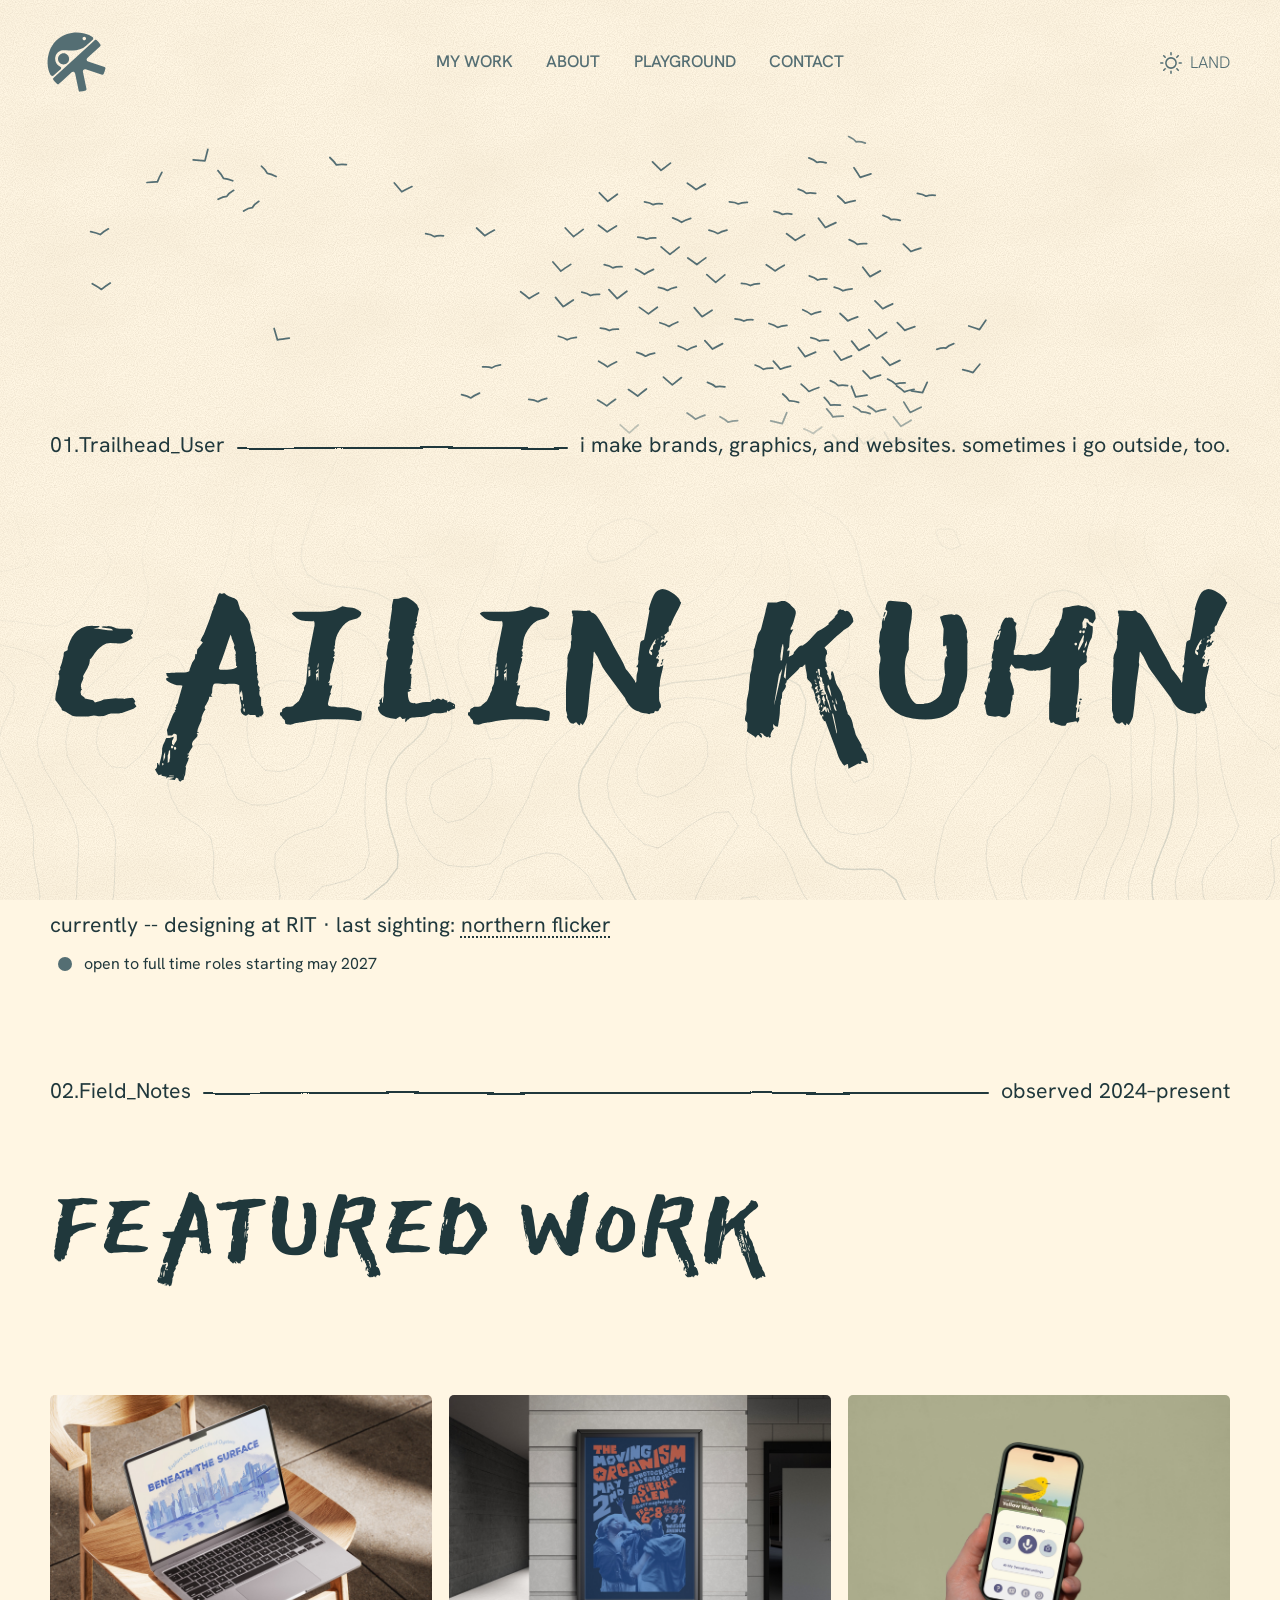
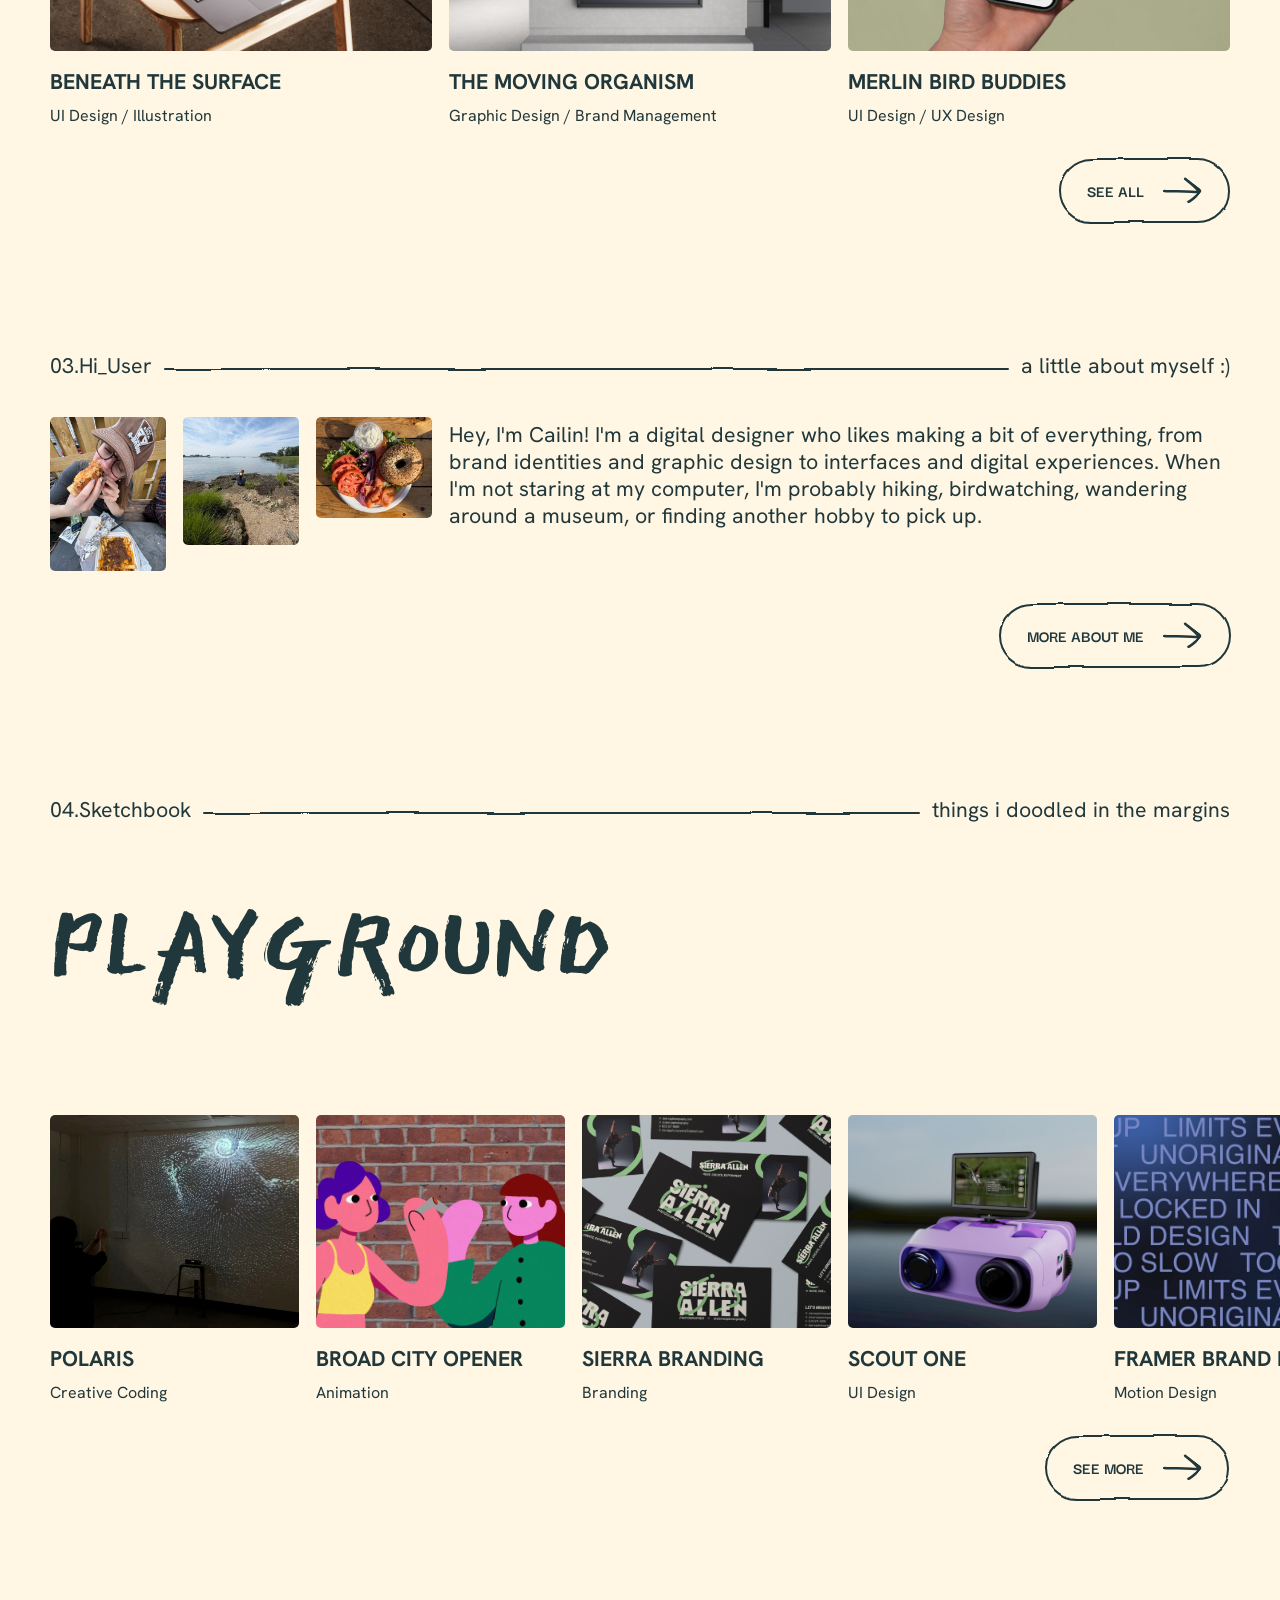
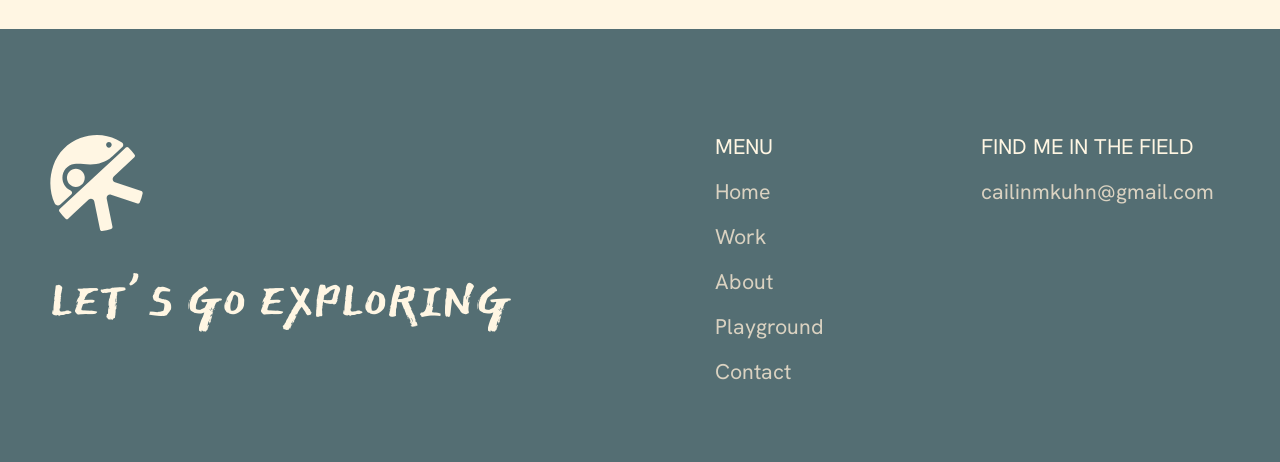
<file: index.html>
<!doctype html>
<html lang="en">
<head>
  <meta charset="utf-8">
  <meta name="viewport" content="width=device-width, initial-scale=1">
  <title>Cailin Kuhn - Designer</title>
  <meta name="description" content="Cailin Kuhn Portfolio.">
  <script>
    // Apply saved/system theme before paint to avoid a flash.
    (function () {
      var t = null;
      try { t = localStorage.getItem('theme'); } catch (e) {}
      if (!t) t = matchMedia('(prefers-color-scheme: dark)').matches ? 'dark' : 'light';
      document.documentElement.dataset.theme = t;
    })();
  </script>
  <link rel="preconnect" href="https://fonts.googleapis.com">
  <link rel="preconnect" href="https://fonts.gstatic.com" crossorigin>
  <link href="https://fonts.googleapis.com/css2?family=Darker+Grotesque:wght@700&family=East+Sea+Dokdo&family=Hanken+Grotesk:wght@300;400;500;700&family=IBM+Plex+Mono:wght@400&family=Reenie+Beanie&display=swap" rel="stylesheet">
  <link rel="icon" type="image/svg+xml" href="assets/icons/logo-header-dark.svg" media="(prefers-color-scheme: light)">
  <link rel="icon" type="image/svg+xml" href="assets/icons/logo-header-light.svg" media="(prefers-color-scheme: dark)">
  <link rel="stylesheet" href="css/styles.css">
</head>
<body>
  <a class="skip-link" href="#main">Skip to content</a>

  <header class="site-header wrap">
    <a class="site-header__logo" href="#top" aria-label="Cailin Kuhn — home">
      <img class="logo logo--light" src="assets/icons/logo-header-dark.svg" width="98" height="99" alt="">
      <img class="logo logo--dark" src="assets/icons/logo-header-light.svg" width="98" height="99" alt="">
    </a>
    <nav class="site-nav" aria-label="Primary">
      <a href="work.html">MY WORK</a>
      <a href="about.html">ABOUT</a>
      <a href="playground.html">PLAYGROUND</a>
      <a href="contact.html">CONTACT</a>
    </nav>
    <button class="theme-toggle" type="button" aria-label="Toggle color theme" data-label-light="LAND" data-label-dark="SEA">
      <span class="theme-toggle__icon" aria-hidden="true"><span class="icon icon--sun"></span><span class="icon icon--moon"></span></span>
      <span class="theme-toggle__label">LAND</span>
    </button>
  </header>

  <main id="main">
    <!-- 01 — Introduction -->
    <section class="hero wrap" id="top">
      <div class="label-row">
        <p class="label">01.<span class="light-only">Trailhead_User</span><span class="dark-only">Deepsea_User</span></p>
        <span class="rule" aria-hidden="true"></span>
        <p class="label label--end">i make brands, graphics, and websites. sometimes i go outside, too.</p>
      </div>
      <h1 class="display display--hero">CAILIN KUHN</h1>
      <div class="status">
        <p class="status__currently">currently -- designing at RIT · <span class="light-only">last sighting: <button type="button" class="sighting" title="Click for another sighting" aria-live="polite">northern flicker</button></span><span class="dark-only">depth: <span class="depth__value" data-depth>0</span>m, <span data-depth-zone>surfacing soon</span></span></p>
        <p class="status__availability"><span class="status__dot" aria-hidden="true"></span><span class="status__availability-text">open to full time roles starting may 2027</span></p>
      </div>
    </section>

    <!-- 02 — Featured work -->
    <section class="section wrap" id="work" aria-labelledby="work-title">
      <div class="label-row">
        <p class="label">02.<span class="light-only">Field_Notes</span><span class="dark-only">Sample_Log</span></p>
        <span class="rule" aria-hidden="true"></span>
        <p class="label label--end"><span class="light-only">observed</span><span class="dark-only">logged</span> 2024–present</p>
      </div>
      <h2 class="display display--section" id="work-title">FEATURED WORK</h2>

      <ul class="work-grid" role="list">
        <li>
          <a class="card" href="beneath-the-surface.html">
            <span class="card__media card__media--featured">
              <img src="assets/images/beneath-the-surface/beneath-the-surface.jpg" width="1600" height="1200" alt="Beneath the Surface shown on a laptop screen" loading="lazy">
            </span>
            <span class="card__title">BENEATH THE SURFACE</span>
            <span class="card__meta">UI Design / Illustration</span>
          </a>
        </li>
        <li>
          <a class="card" href="moving-organism.html">
            <span class="card__media card__media--featured">
              <img src="assets/images/moving-organism/moving-organism.jpg" width="1600" height="1200" alt="The Moving Organism poster mounted on a wall" loading="lazy">
            </span>
            <span class="card__title">THE MOVING ORGANISM</span>
            <span class="card__meta">Graphic Design / Brand Management</span>
          </a>
        </li>
        <li>
          <a class="card" href="merlin-bird-buddies.html">
            <span class="card__media card__media--featured">
              <img src="assets/images/bird-buddies/merlin-bird-buddies.jpg" width="1600" height="1066" alt="Merlin Bird Buddies app on a phone held in hand" loading="lazy">
            </span>
            <span class="card__title">MERLIN BIRD BUDDIES</span>
            <span class="card__meta">UI Design / UX Design</span>
          </a>
        </li>
      </ul>

      <div class="section__action">
        <a class="pill-button" href="work.html">
          <span class="pill-button__label">SEE ALL</span>
          <span class="pill-button__arrow" aria-hidden="true"><span class="icon icon--arrow"></span></span>
        </a>
      </div>
    </section>

    <!-- 03 — About -->
    <section class="section wrap" id="about" aria-labelledby="about-heading">
      <div class="label-row">
        <h2 class="label" id="about-heading">03.Hi_User</h2>
        <span class="rule" aria-hidden="true"></span>
        <p class="label label--end">a little about myself :)</p>
      </div>

      <div class="about">
        <div class="about__photos">
          <img class="about__photo about__photo--1" src="assets/images/about/about-1.jpg" width="768" height="1024" alt="Cailin outdoors" loading="lazy">
          <img class="about__photo about__photo--2" src="assets/images/about/about-2.jpg" width="1200" height="900" alt="A rocky shoreline" loading="lazy">
          <img class="about__photo about__photo--3" src="assets/images/about/about-3.jpg" width="768" height="1024" alt="A plate of food" loading="lazy">
        </div>
        <p class="about__text">Hey, I'm Cailin! I'm a digital designer who likes making a bit of everything, from brand identities and graphic design to interfaces and digital experiences. When I'm not staring at my computer, I'm probably hiking, birdwatching, wandering around a museum, or finding another hobby to pick up.</p>
      </div>

      <div class="section__action section__action--about">
        <a class="pill-button" href="about.html">
          <span class="pill-button__label">MORE ABOUT ME</span>
          <span class="pill-button__arrow" aria-hidden="true"><span class="icon icon--arrow"></span></span>
        </a>
      </div>
    </section>

    <!-- 04 — Playground -->
    <section class="section wrap" id="playground" aria-labelledby="playground-title">
      <div class="label-row">
        <p class="label">04.<span class="light-only">Sketchbook</span><span class="dark-only">Lab_Tests</span></p>
        <span class="rule" aria-hidden="true"></span>
        <p class="label label--end"><span class="light-only">things i doodled in the margins</span><span class="dark-only">things i&#39;m still testing</span></p>
      </div>
      <h2 class="display display--section" id="playground-title">PLAYGROUND</h2>

      <ul class="playground-row" role="list">
        <li>
          <a class="card card--play" href="#">
            <span class="card__media card__media--play">
              <img src="assets/images/playground/polaris/polaris-title.jpg" width="1280" height="720" alt="Polaris installation: a person moving their hands in front of a wall projection of swirling particles" loading="lazy">
            </span>
            <span class="card__title">POLARIS</span>
            <span class="card__meta">Creative Coding</span>
          </a>
        </li>
        <li>
          <a class="card card--play" href="#">
            <span class="card__media card__media--play">
              <video src="assets/images/playground/broad-city/broadCity-square.mp4" poster="assets/images/playground/broad-city/broad-city-opener.jpg" width="1080" height="1080" autoplay muted loop playsinline preload="metadata" aria-label="Broad City opener animation of two friends high-fiving"></video>
            </span>
            <span class="card__title">BROAD CITY OPENER</span>
            <span class="card__meta">Animation</span>
          </a>
        </li>
        <li>
          <a class="card card--play" href="#">
            <span class="card__media card__media--play">
              <img src="assets/images/playground/sierra/sierra-businesscards.png" width="1600" height="1067" alt="Sierra Allen business cards in black with a green swoosh, scattered on a table" loading="lazy">
            </span>
            <span class="card__title">SIERRA BRANDING</span>
            <span class="card__meta">Branding</span>
          </a>
        </li>
        <li>
          <a class="card card--play" href="#">
            <span class="card__media card__media--play">
              <img class="scout-one" src="assets/images/playground/scout-one/scout-one.jpg" width="1600" height="900" alt="Scout One camera binoculars render" loading="lazy">
            </span>
            <span class="card__title">SCOUT ONE</span>
            <span class="card__meta">UI Design</span>
          </a>
        </li>
        <li>
          <a class="card card--play" href="#">
            <span class="card__media card__media--play">
              <img src="assets/images/playground/framer/framer-brand-ident.jpg" width="1080" height="1080" alt="Framer brand ident — repeating typographic motion piece" loading="lazy">
            </span>
            <span class="card__title">FRAMER BRAND IDENT</span>
            <span class="card__meta">Motion Design</span>
          </a>
        </li>
      </ul>

      <div class="section__action">
        <a class="pill-button" href="playground.html">
          <span class="pill-button__label">SEE MORE</span>
          <span class="pill-button__arrow" aria-hidden="true"><span class="icon icon--arrow"></span></span>
        </a>
      </div>
    </section>
  </main>

  <footer class="site-footer" id="contact">
    <div class="site-footer__inner wrap">
      <div class="site-footer__brand">
        <a class="site-footer__home" href="#top" aria-label="Cailin Kuhn — home">
          <img class="site-footer__logo logo--light" src="assets/icons/logo-footer-light.svg" width="140" height="144" alt="">
          <img class="site-footer__logo logo--dark" src="assets/icons/logo-footer-dark.svg" width="140" height="144" alt="">
        </a>
        <p class="site-footer__tagline">LET<span class="apos">’</span>S GO EXPLORING</p>
      </div>
      <nav class="footer-col" aria-labelledby="footer-menu">
        <h2 class="footer-col__title" id="footer-menu">MENU</h2>
        <ul role="list">
          <li><a href="#top">Home</a></li>
          <li><a href="work.html">Work</a></li>
          <li><a href="about.html">About</a></li>
          <li><a href="playground.html">Playground</a></li>
          <li><a href="contact.html">Contact</a></li>
        </ul>
      </nav>
      <div class="footer-col">
        <h2 class="footer-col__title"><span class="light-only">FIND ME IN THE FIELD</span><span class="dark-only">SEND A SIGNAL</span></h2>
        <ul role="list">
          <li><a href="mailto:cailinmkuhn@gmail.com">cailinmkuhn@gmail.com</a></li>
        </ul>
      </div>
    </div>
  </footer>

  <script src="js/main.js"></script>
  <script src="js/cursor.js"></script>
  <script src="js/snow.js"></script>
  <script src="js/contours.js"></script>
  <script src="js/flock.js"></script>
</body>
</html>
</file>
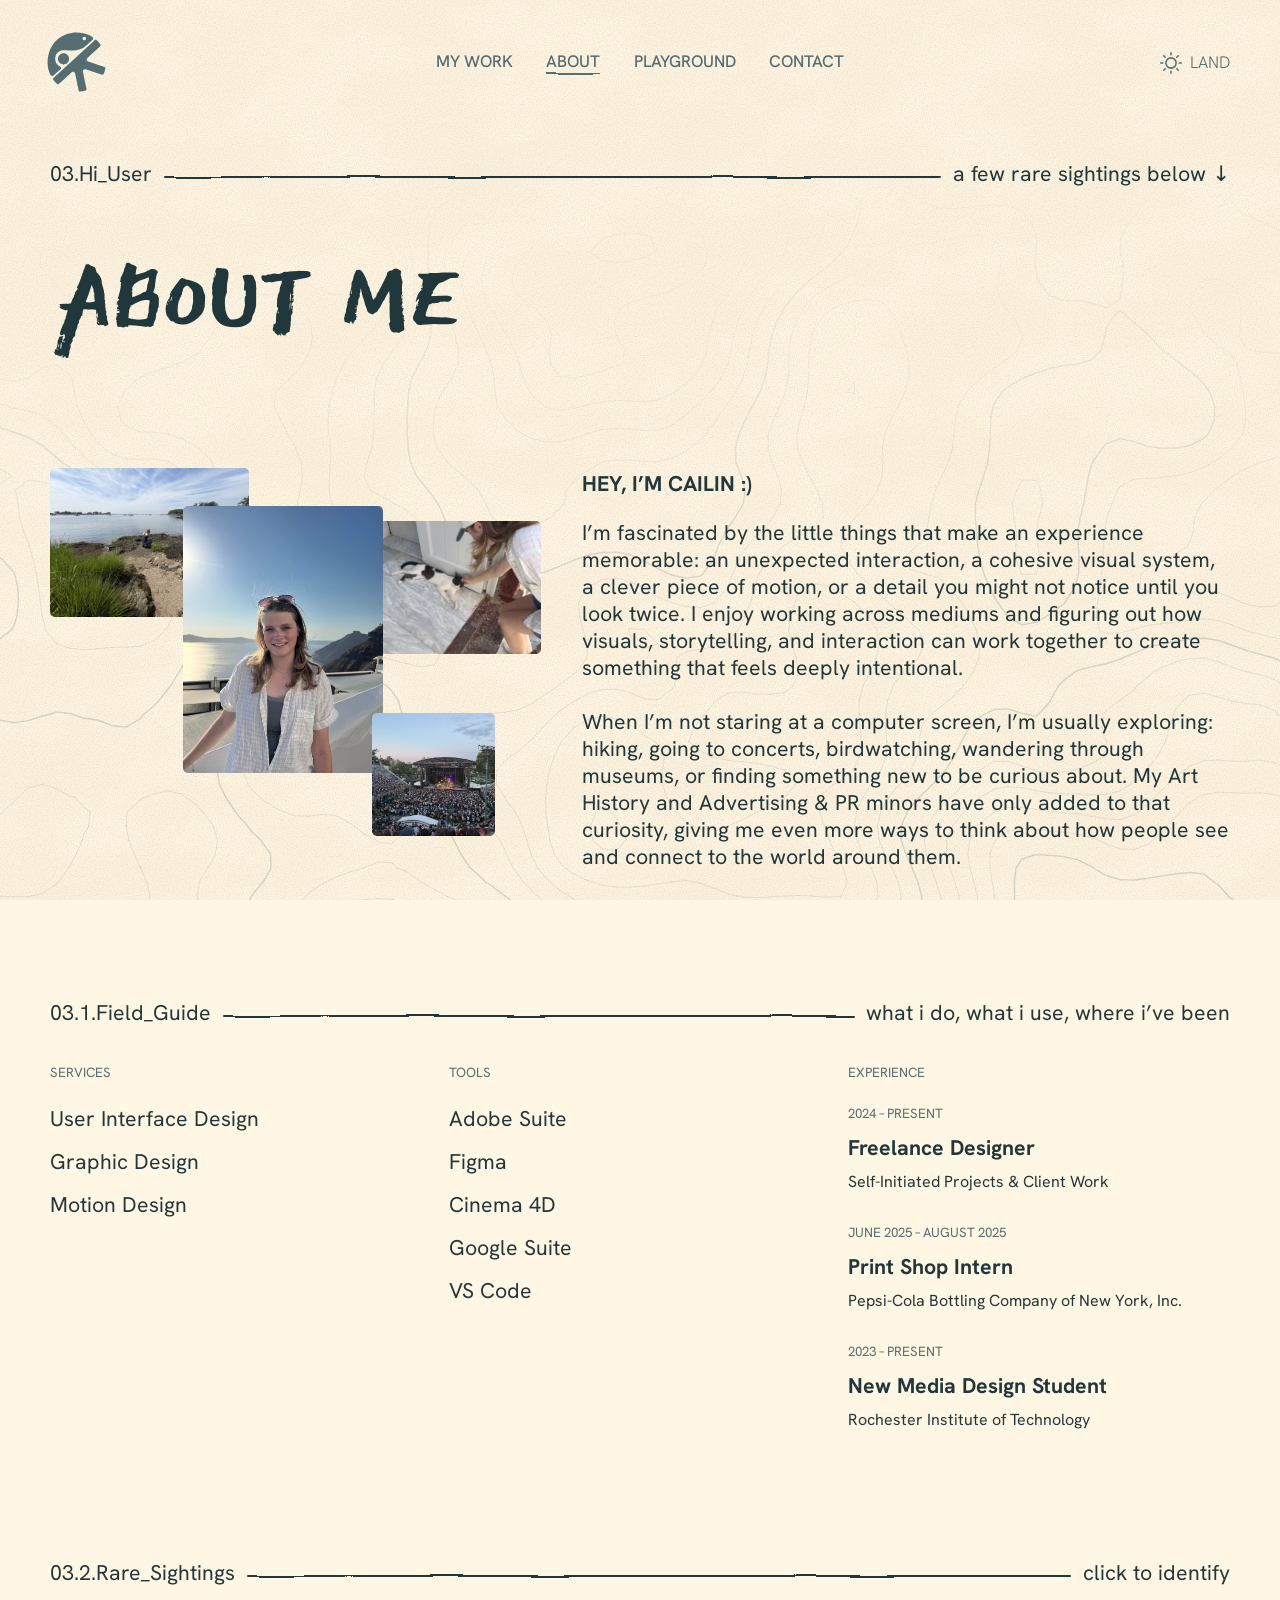
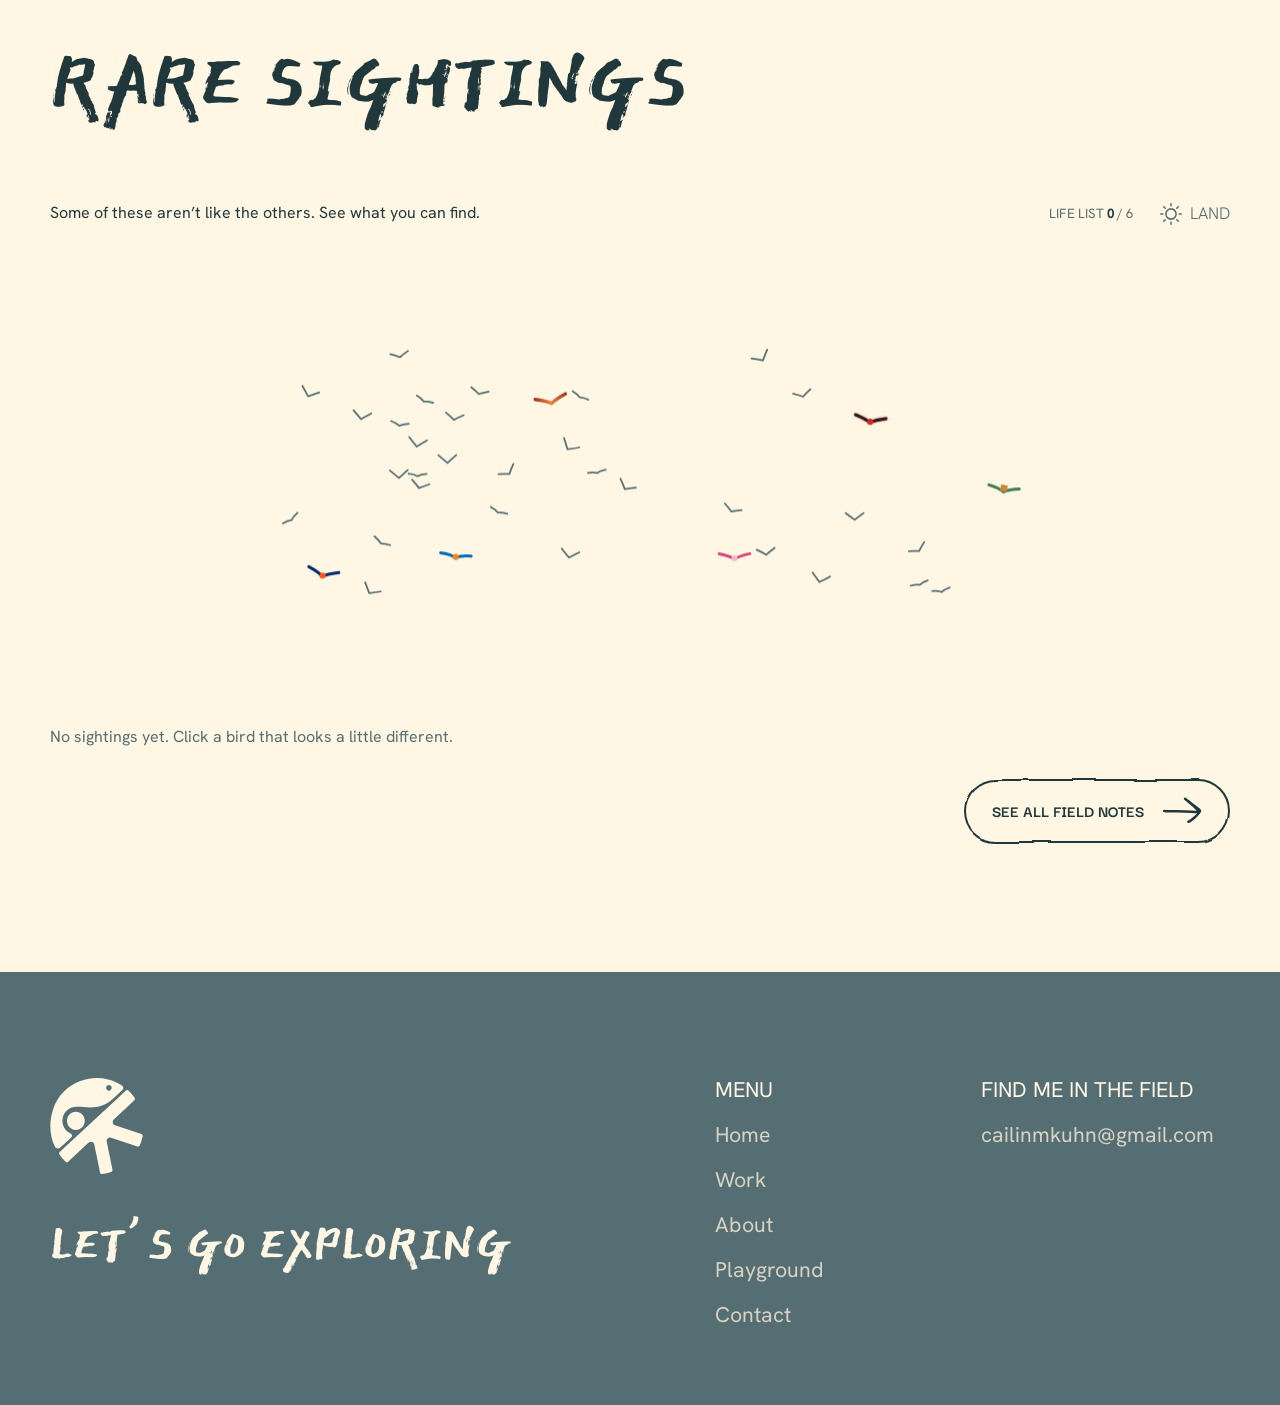
<file: about.html>
<!doctype html>
<html lang="en">
<head>
  <meta charset="utf-8">
  <meta name="viewport" content="width=device-width, initial-scale=1">
  <title>About - Cailin Kuhn</title>
  <meta name="description" content="Cailin Kuhn Portfolio.">
  <script>
    // Apply saved/system theme before paint to avoid a flash.
    (function () {
      var t = null;
      try { t = localStorage.getItem('theme'); } catch (e) {}
      if (!t) t = matchMedia('(prefers-color-scheme: dark)').matches ? 'dark' : 'light';
      document.documentElement.dataset.theme = t;
    })();
  </script>
  <link rel="preconnect" href="https://fonts.googleapis.com">
  <link rel="preconnect" href="https://fonts.gstatic.com" crossorigin>
  <link href="https://fonts.googleapis.com/css2?family=Darker+Grotesque:wght@700&family=East+Sea+Dokdo&family=Hanken+Grotesk:wght@300;400;500;700&family=IBM+Plex+Mono:wght@400&family=Reenie+Beanie&display=swap" rel="stylesheet">
  <link rel="icon" type="image/svg+xml" href="assets/icons/logo-header-dark.svg" media="(prefers-color-scheme: light)">
  <link rel="icon" type="image/svg+xml" href="assets/icons/logo-header-light.svg" media="(prefers-color-scheme: dark)">
  <link rel="stylesheet" href="css/styles.css">
</head>
<body>
  <a class="skip-link" href="#main">Skip to content</a>

  <header class="site-header wrap">
    <a class="site-header__logo" href="index.html" aria-label="Cailin Kuhn — home">
      <img class="logo logo--light" src="assets/icons/logo-header-dark.svg" width="98" height="99" alt="">
      <img class="logo logo--dark" src="assets/icons/logo-header-light.svg" width="98" height="99" alt="">
    </a>
    <nav class="site-nav" aria-label="Primary">
      <a href="work.html">MY WORK</a>
      <a href="about.html" aria-current="page">ABOUT</a>
      <a href="playground.html">PLAYGROUND</a>
      <a href="contact.html">CONTACT</a>
    </nav>
    <button class="theme-toggle" type="button" aria-label="Toggle color theme" data-label-light="LAND" data-label-dark="SEA">
      <span class="theme-toggle__icon" aria-hidden="true"><span class="icon icon--sun"></span><span class="icon icon--moon"></span></span>
      <span class="theme-toggle__label">LAND</span>
    </button>
  </header>

  <main id="main">
    <!-- 03 — Intro: photos + blurb -->
    <section class="section section--page-top wrap" id="about" aria-labelledby="about-title">
      <div class="label-row">
        <p class="label">03.Hi_User</p>
        <span class="rule" aria-hidden="true"></span>
        <p class="label label--end"><span class="light-only">a few rare sightings below ↓</span><span class="dark-only">unusual readings below ↓</span></p>
      </div>
      <h1 class="display display--section display--tight" id="about-title">ABOUT ME</h1>

      <div class="about-intro">
        <!-- Overlapping photo collage (Figma "Oct.8.1-about" › images), stacked back to front. -->
        <div class="about-collage">
          <img class="about-collage__photo about-collage__photo--cat" src="assets/images/about/about-cat.jpg" width="768" height="1024" alt="Cailin petting a black-and-white cat on a marble step" loading="lazy">
          <img class="about-collage__photo about-collage__photo--lake" src="assets/images/about/about-lake.jpg" width="1024" height="768" alt="Cailin crouched on a rocky shoreline beside the water" loading="lazy">
          <img class="about-collage__photo about-collage__photo--portrait" src="assets/images/about/about-portrait.jpg" width="768" height="1024" alt="Cailin smiling on a terrace above the sea" loading="lazy">
          <img class="about-collage__photo about-collage__photo--concert" src="assets/images/about/about-concert.jpg" width="768" height="1024" alt="A crowd at an outdoor concert at dusk" loading="lazy">
        </div>
        <div class="about-intro__text">
          <h2 class="about-intro__hello">HEY, I’M CAILIN :)</h2>
          <div class="about-intro__body">
            <p>I’m fascinated by the little things that make an experience memorable: an unexpected interaction, a cohesive visual system, a clever piece of motion, or a detail you might not notice until you look twice. I enjoy working across mediums and figuring out how visuals, storytelling, and interaction can work together to create something that feels deeply intentional.</p>
            <p>When I’m not staring at a computer screen, I’m usually exploring: hiking, going to concerts, birdwatching, wandering through museums, or finding something new to be curious about. My Art History and Advertising &amp; PR minors have only added to that curiosity, giving me even more ways to think about how people see and connect to the world around them.</p>
          </div>
        </div>
      </div>
    </section>

    <!-- 03.1 — Spec sheet: services, tools, experience -->
    <section class="section wrap" aria-labelledby="specs-heading">
      <div class="label-row">
        <h2 class="label" id="specs-heading">03.1.<span class="light-only">Field_Guide</span><span class="dark-only">Spec_Sheet</span></h2>
        <span class="rule" aria-hidden="true"></span>
        <p class="label label--end">what i do, what i use, where i’ve been</p>
      </div>

      <div class="specs">
        <div class="specs__col">
          <h3 class="specs__title">SERVICES</h3>
          <ul class="specs__list" role="list">
            <li>User Interface Design</li>
            <li>Graphic Design</li>
            <li>Motion Design</li>
          </ul>
        </div>
        <div class="specs__col">
          <h3 class="specs__title">TOOLS</h3>
          <ul class="specs__list" role="list">
            <li>Adobe Suite</li>
            <li>Figma</li>
            <li>Cinema 4D</li>
            <li>Google Suite</li>
            <li>VS Code</li>
          </ul>
        </div>
        <div class="specs__col">
          <h3 class="specs__title">EXPERIENCE</h3>
          <ul class="specs__log" role="list">
            <li>
              <p class="specs__when">2024 – PRESENT</p>
              <p class="specs__role">Freelance Designer</p>
              <p class="specs__org">Self-Initiated Projects &amp; Client Work</p>
            </li>
            <li>
              <p class="specs__when">JUNE 2025 – AUGUST 2025</p>
              <p class="specs__role">Print Shop Intern</p>
              <p class="specs__org">Pepsi-Cola Bottling Company of New York, Inc.</p>
            </li>
            <li>
              <p class="specs__when">2023 – PRESENT</p>
              <p class="specs__role">New Media Design Student</p>
              <p class="specs__org">Rochester Institute of Technology</p>
            </li>
          </ul>
        </div>
      </div>
    </section>

    <!-- 03.2 — Rare sightings: a flock/school with six special creatures (js/sightings.js) -->
    <section class="section wrap sightings" id="sightings" aria-labelledby="sightings-title">
      <div class="label-row">
        <p class="label">03.2.<span class="light-only">Rare_Sightings</span><span class="dark-only">Deep_Finds</span></p>
        <span class="rule" aria-hidden="true"></span>
        <p class="label label--end"><span class="light-only">click to identify</span><span class="dark-only">click to scan</span></p>
      </div>
      <h2 class="display display--section display--tight" id="sightings-title"><span class="light-only">RARE SIGHTINGS</span><span class="dark-only">DEEP FINDS</span></h2>

      <div class="sightings__intro">
        <p>Some of these aren’t like the others. See what you can find.</p>
        <div class="sightings__tools">
          <p class="sightings__count"><span class="light-only">LIFE LIST</span><span class="dark-only">SPECIMENS</span> <span data-found>0</span> / 6</p>
          <button class="theme-toggle" type="button" aria-label="Toggle color theme" data-label-light="LAND" data-label-dark="SEA">
            <span class="theme-toggle__icon" aria-hidden="true"><span class="icon icon--sun"></span><span class="icon icon--moon"></span></span>
            <span class="theme-toggle__label">LAND</span>
          </button>
        </div>
      </div>

      <div class="sightings__arena" aria-hidden="true"></div>

      <div class="sightings__dock" aria-live="polite">
        <p class="sightings__empty"><span class="light-only">No sightings yet. Click a bird that looks a little different.</span><span class="dark-only">No readings yet. Click a fish that looks a little different.</span></p>
      </div>

      <!-- Every field note, also the source the dock copies from. Open for
           anyone who'd rather read than hunt (and for keyboard / reduced motion). -->
      <details class="sightings__all">
        <summary class="pill-button">
          <span class="pill-button__label"><span class="when-closed">SEE ALL FIELD NOTES</span><span class="when-open">HIDE FIELD NOTES</span></span>
          <span class="pill-button__arrow" aria-hidden="true"><span class="icon icon--arrow"></span></span>
        </summary>

        <ul class="field-notes" role="list">
          <li>
            <article class="field-note" data-species="mets" style="--a: #002d72; --b: #ff5910;">
              <p class="field-note__tag">NO. 01 · <span class="light-only">sighted</span><span class="dark-only">logged</span></p>
              <h3 class="field-note__name"><span class="light-only">Queens Bluebird</span><span class="dark-only">Flushing Bay Bluefin</span></h3>
              <p class="field-note__latin">Amazinus metropolitanus</p>
              <span class="field-note__swatch" aria-hidden="true"></span>
              <dl class="field-note__facts">
                <div><dt>Habitat</dt><dd>Citi Field</dd></div>
                <div><dt>Behavior</dt><dd>Circles the diamond each spring, regardless of the previous season’s outcome.</dd></div>
              </dl>
              <p class="field-note__note">I’m a lifelong, diehard Mets fan. It’s a lot of heartbreak, but I wouldn’t trade it.</p>
            </article>
          </li>
          <li>
            <article class="field-note" data-species="knicks" style="--a: #006bb6; --b: #f58426;">
              <p class="field-note__tag">NO. 02 · <span class="light-only">sighted</span><span class="dark-only">logged</span></p>
              <h3 class="field-note__name"><span class="light-only">Garden Oriole</span><span class="dark-only">Madison Square Grouper</span></h3>
              <p class="field-note__latin">Aurantius knickerbockerensis</p>
              <span class="field-note__swatch" aria-hidden="true"></span>
              <dl class="field-note__facts">
                <div><dt>Habitat</dt><dd>Sports bars, breath held, eyes fixed on the screen</dd></div>
                <div><dt>Behavior</dt><dd>Bounces like a dribble. Active primarily in winter. Frequently mistaken for the Queens Bluebird due to similar coloring, though the two follow different seasonal patterns.</dd></div>
              </dl>
              <p class="field-note__note">Blue and orange, year-round. Mets season gives way to Knicks season, with varying levels of optimism.</p>
            </article>
          </li>
          <li>
            <article class="field-note" data-species="rothko" style="--a: #a3342b; --b: #e8873a;">
              <p class="field-note__tag">NO. 03 · <span class="light-only">sighted</span><span class="dark-only">logged</span></p>
              <h3 class="field-note__name"><span class="light-only">Color-Field Warbler</span><span class="dark-only">Color-Field Ray</span></h3>
              <p class="field-note__latin">Rothkoa multiformis</p>
              <span class="field-note__swatch field-note__swatch--stacked" aria-hidden="true"></span>
              <dl class="field-note__facts">
                <div><dt>Habitat</dt><dd>Museums, in front of the big quiet paintings</dd></div>
                <div><dt>Behavior</dt><dd>Drifts slowly and lingers longer than everyone else. Particularly responsive to large fields of color and minimal visual distraction.</dd></div>
              </dl>
              <p class="field-note__note">Drawn to work that says a lot without showing much. Rothko is a good reminder that a piece of art doesn’t need to explain itself.</p>
            </article>
          </li>
          <li>
            <article class="field-note" data-species="drama" style="--a: #d9467c; --b: #f2b8cc;">
              <p class="field-note__tag">NO. 04 · <span class="light-only">sighted</span><span class="dark-only">logged</span></p>
              <h3 class="field-note__name"><span class="light-only">Dramatic Lyrebird</span><span class="dark-only">Lesser Drama Puffer</span></h3>
              <p class="field-note__latin">Spectaculus confessionalis</p>
              <span class="field-note__swatch" aria-hidden="true"></span>
              <dl class="field-note__facts">
                <div><dt>Habitat</dt><dd>Living rooms, particularly during reunion episodes</dd></div>
                <div><dt>Behavior</dt><dd>Storms away from the group at least once an episode. Always comes back.</dd></div>
              </dl>
              <p class="field-note__note">Shameless reality TV fan. Talk to me about VPR or RHOSLC any day.</p>
            </article>
          </li>
          <li>
            <article class="field-note" data-species="rock" style="--a: #1f1f24; --b: #d62828;">
              <p class="field-note__tag">NO. 05 · <span class="light-only">sighted</span><span class="dark-only">logged</span></p>
              <h3 class="field-note__name"><span class="light-only">Feedback Finch</span><span class="dark-only">Amplified Anglerfish</span></h3>
              <p class="field-note__latin">Distortia fortissima</p>
              <span class="field-note__swatch" aria-hidden="true"></span>
              <dl class="field-note__facts">
                <div><dt>Habitat</dt><dd>Concert floors, close to the speakers</dd></div>
                <div><dt>Behavior</dt><dd>Nods in time and glows a little brighter on every beat.</dd></div>
              </dl>
              <p class="field-note__note">Usually has a concert on the calendar and a guitar-heavy playlist in rotation. Rarely goes long without something loud to look forward to.</p>
            </article>
          </li>
          <li>
            <article class="field-note" data-species="hike" style="--a: #3f7d4e; --b: #c9853f;">
              <p class="field-note__tag">NO. 06 · <span class="light-only">sighted</span><span class="dark-only">logged</span></p>
              <h3 class="field-note__name"><span class="light-only">Summit Wren</span><span class="dark-only">Trench Trekker</span></h3>
              <p class="field-note__latin">Peregrinus summitensis</p>
              <span class="field-note__swatch" aria-hidden="true"></span>
              <dl class="field-note__facts">
                <div><dt>Habitat</dt><dd>Trailheads, the steeper the better</dd></div>
                <div><dt>Behavior</dt><dd><span class="light-only">Always climbing toward the highest point</span><span class="dark-only">Always heading for the deepest point</span>. Carries a very small backpack.</dd></div>
              </dl>
              <p class="field-note__note">Most likely to be found on a trail with a free afternoon ahead. Particularly fond of good overlooks and a container of strawberries.</p>
            </article>
          </li>
        </ul>
      </details>
    </section>
  </main>

  <footer class="site-footer" id="contact">
    <div class="site-footer__inner wrap">
      <div class="site-footer__brand">
        <a class="site-footer__home" href="index.html" aria-label="Cailin Kuhn — home">
          <img class="site-footer__logo logo--light" src="assets/icons/logo-footer-light.svg" width="140" height="144" alt="">
          <img class="site-footer__logo logo--dark" src="assets/icons/logo-footer-dark.svg" width="140" height="144" alt="">
        </a>
        <p class="site-footer__tagline">LET<span class="apos">’</span>S GO EXPLORING</p>
      </div>
      <nav class="footer-col" aria-labelledby="footer-menu">
        <h2 class="footer-col__title" id="footer-menu">MENU</h2>
        <ul role="list">
          <li><a href="index.html">Home</a></li>
          <li><a href="work.html">Work</a></li>
          <li><a href="about.html">About</a></li>
          <li><a href="playground.html">Playground</a></li>
          <li><a href="contact.html">Contact</a></li>
        </ul>
      </nav>
      <div class="footer-col">
        <h2 class="footer-col__title"><span class="light-only">FIND ME IN THE FIELD</span><span class="dark-only">SEND A SIGNAL</span></h2>
        <ul role="list">
          <li><a href="mailto:cailinmkuhn@gmail.com">cailinmkuhn@gmail.com</a></li>
        </ul>
      </div>
    </div>
  </footer>

  <script src="js/main.js"></script>
  <script src="js/cursor.js"></script>
  <script src="js/snow.js"></script>
  <script src="js/contours.js"></script>
  <script src="js/sightings.js"></script>
</body>
</html>
</file>
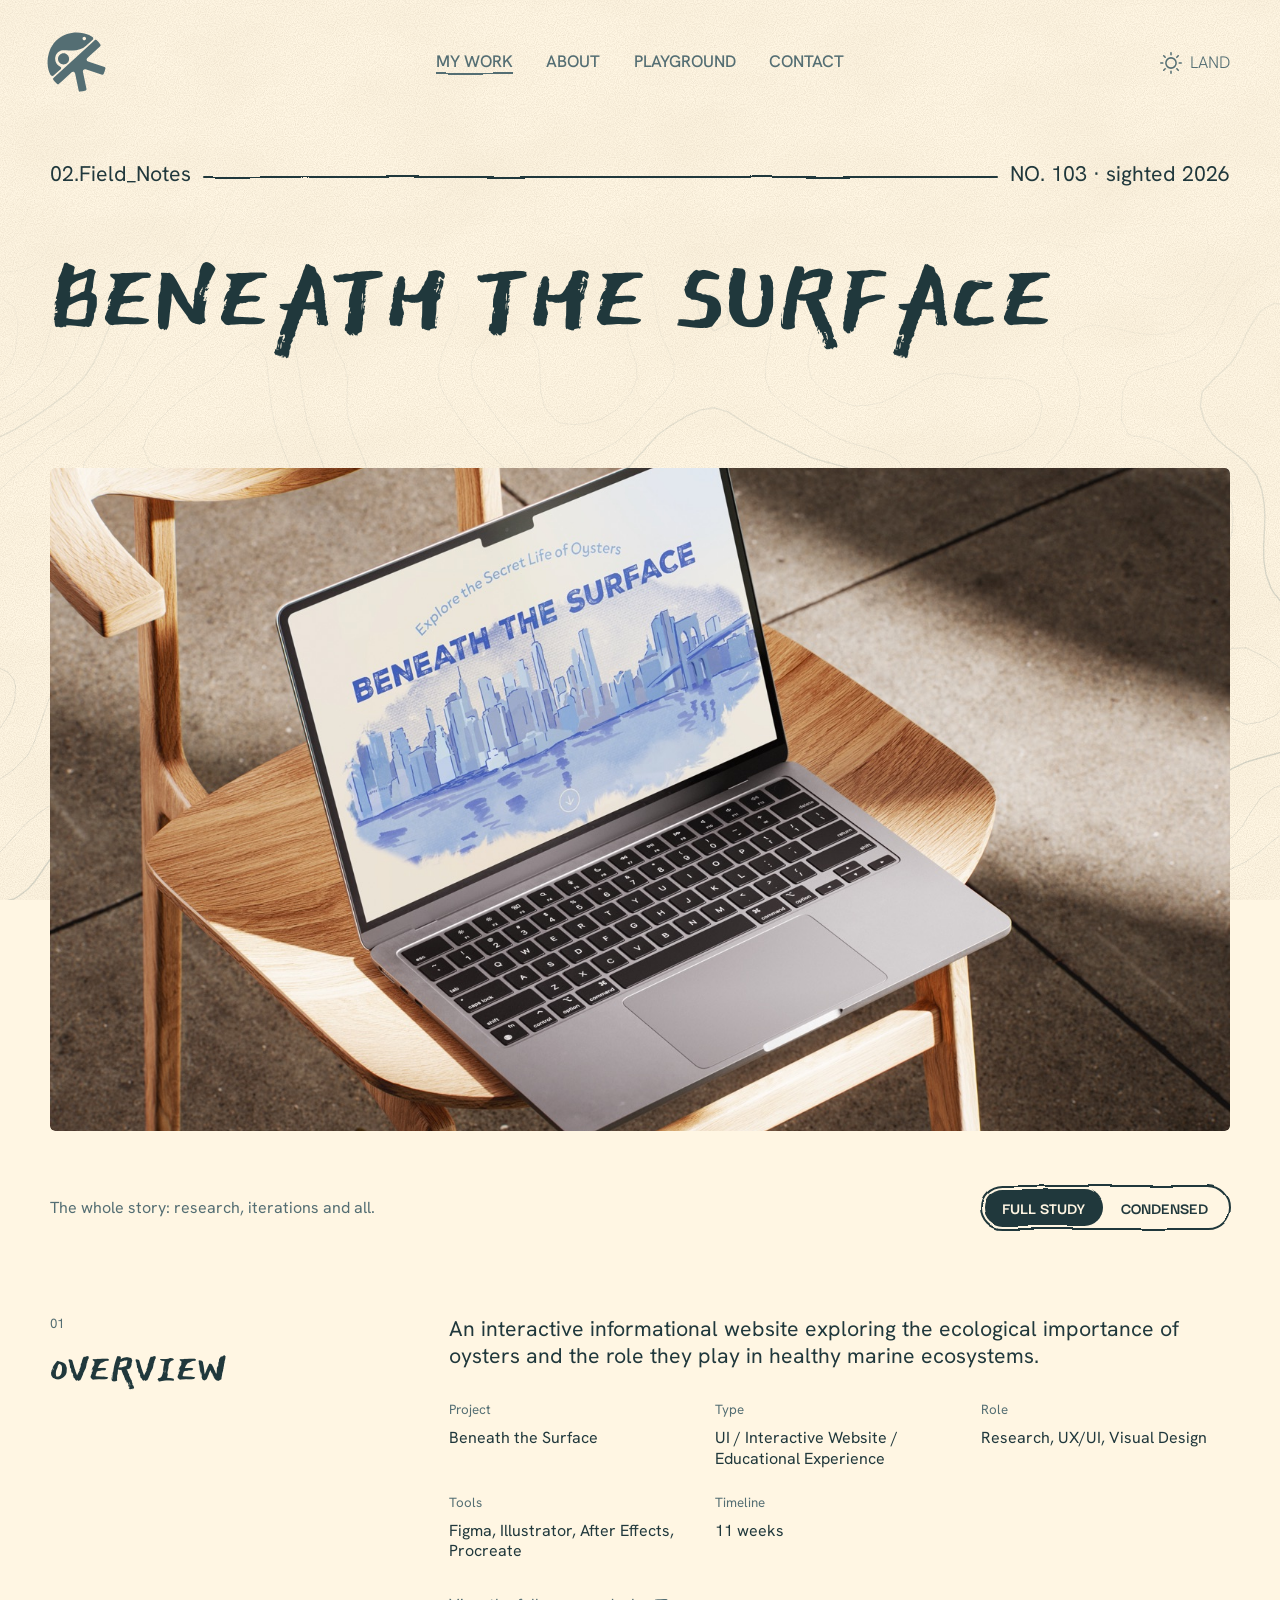
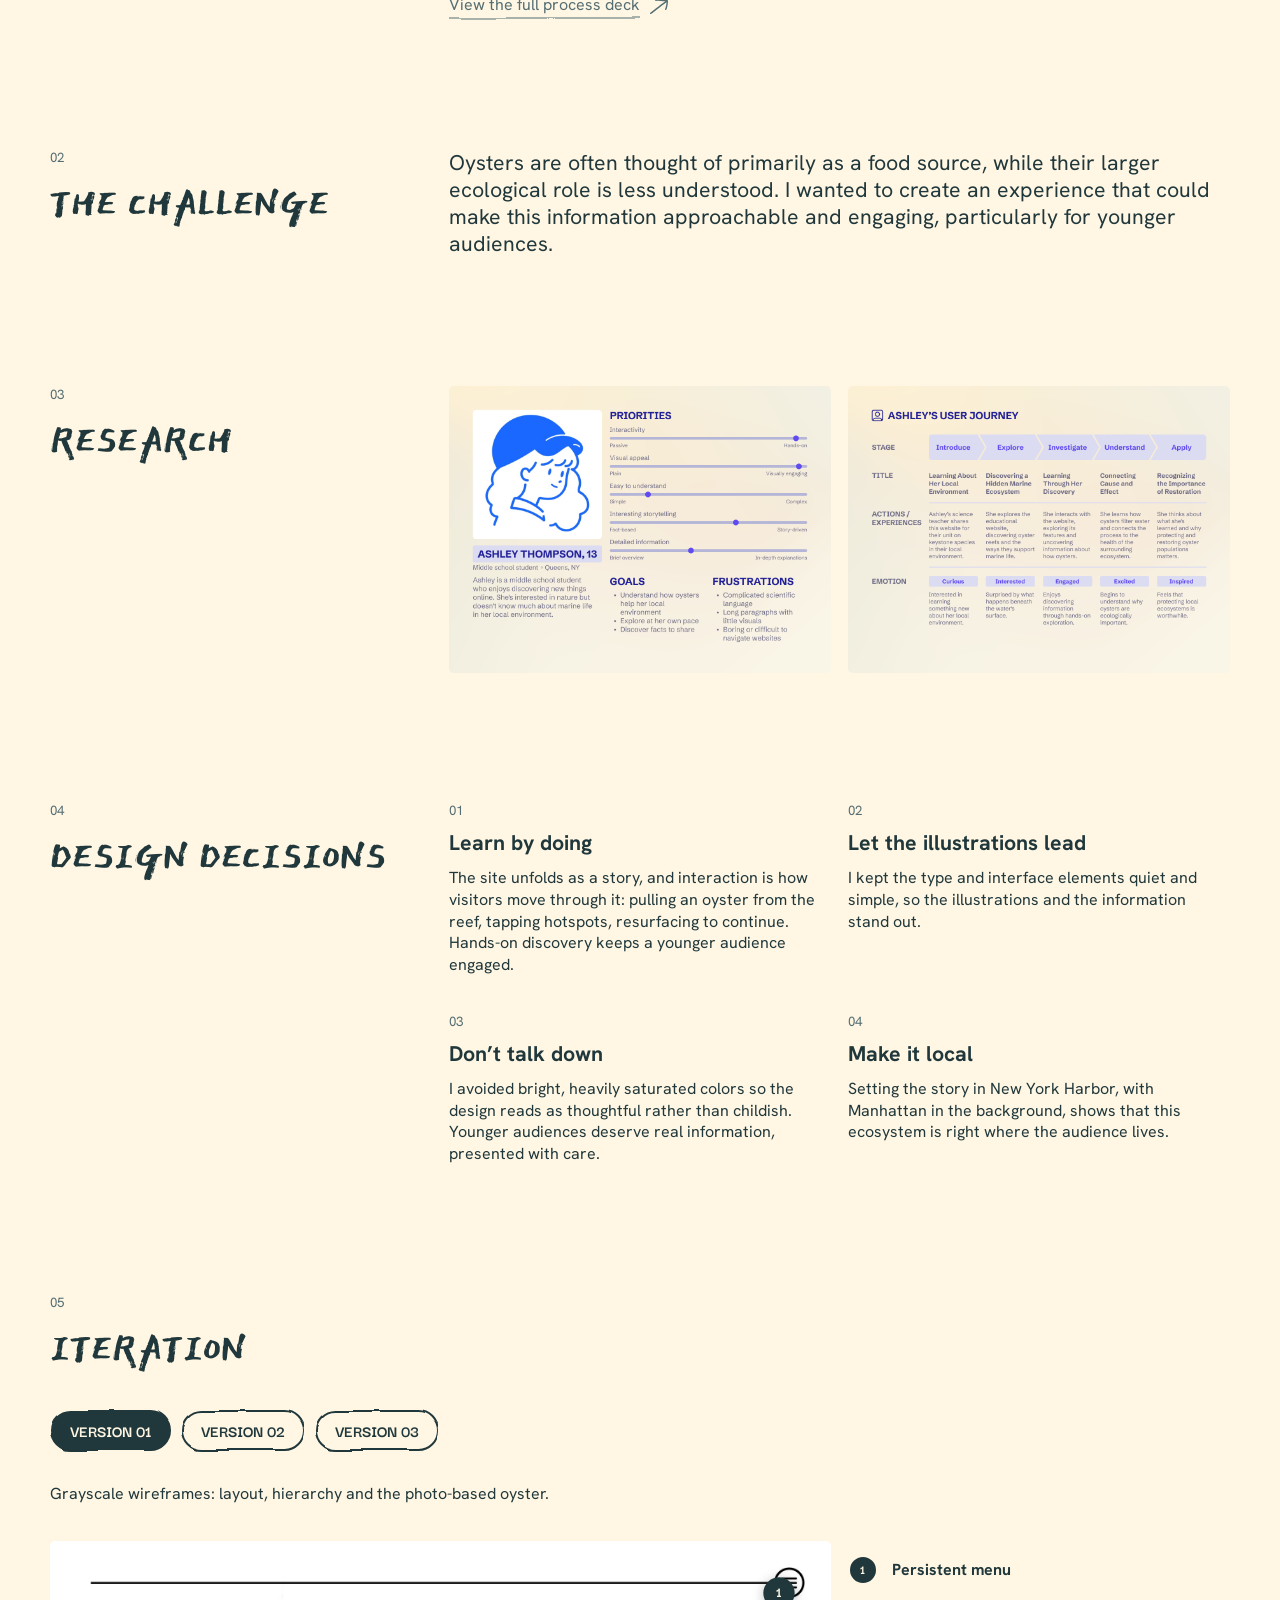
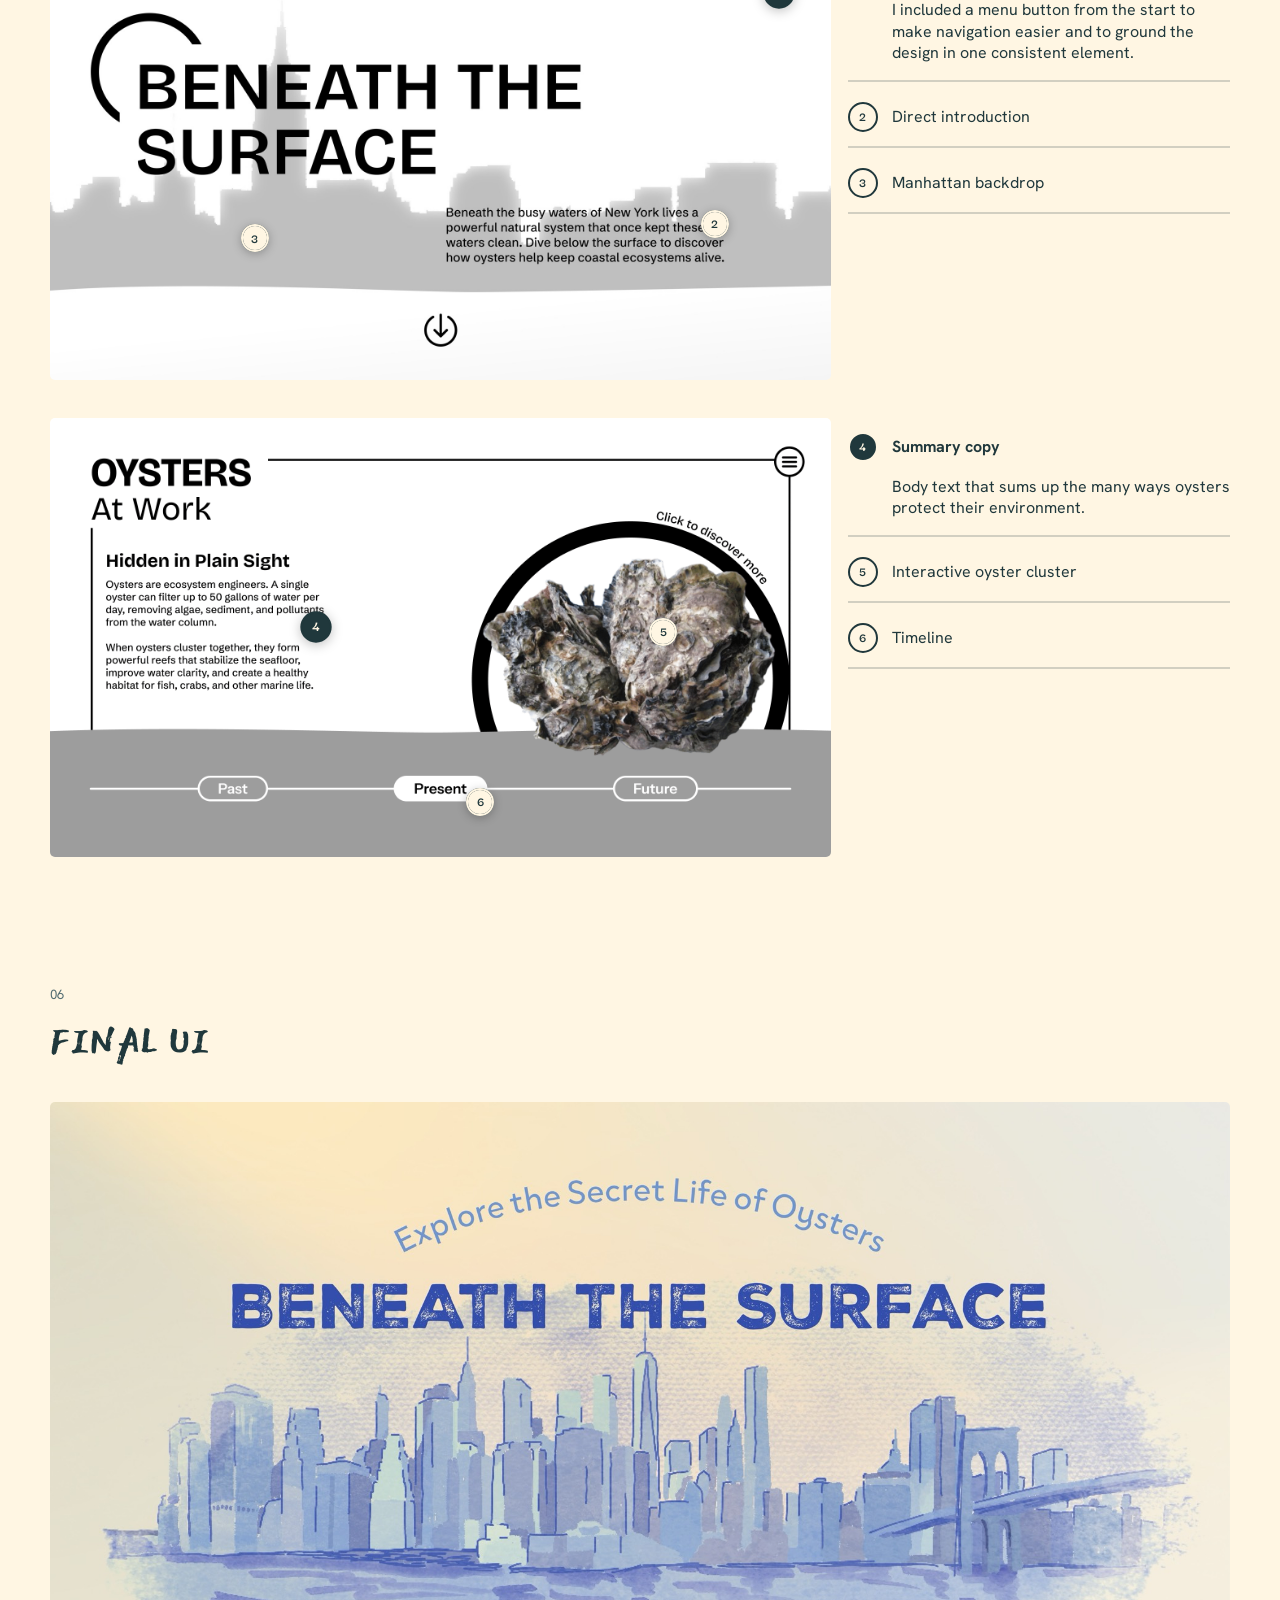
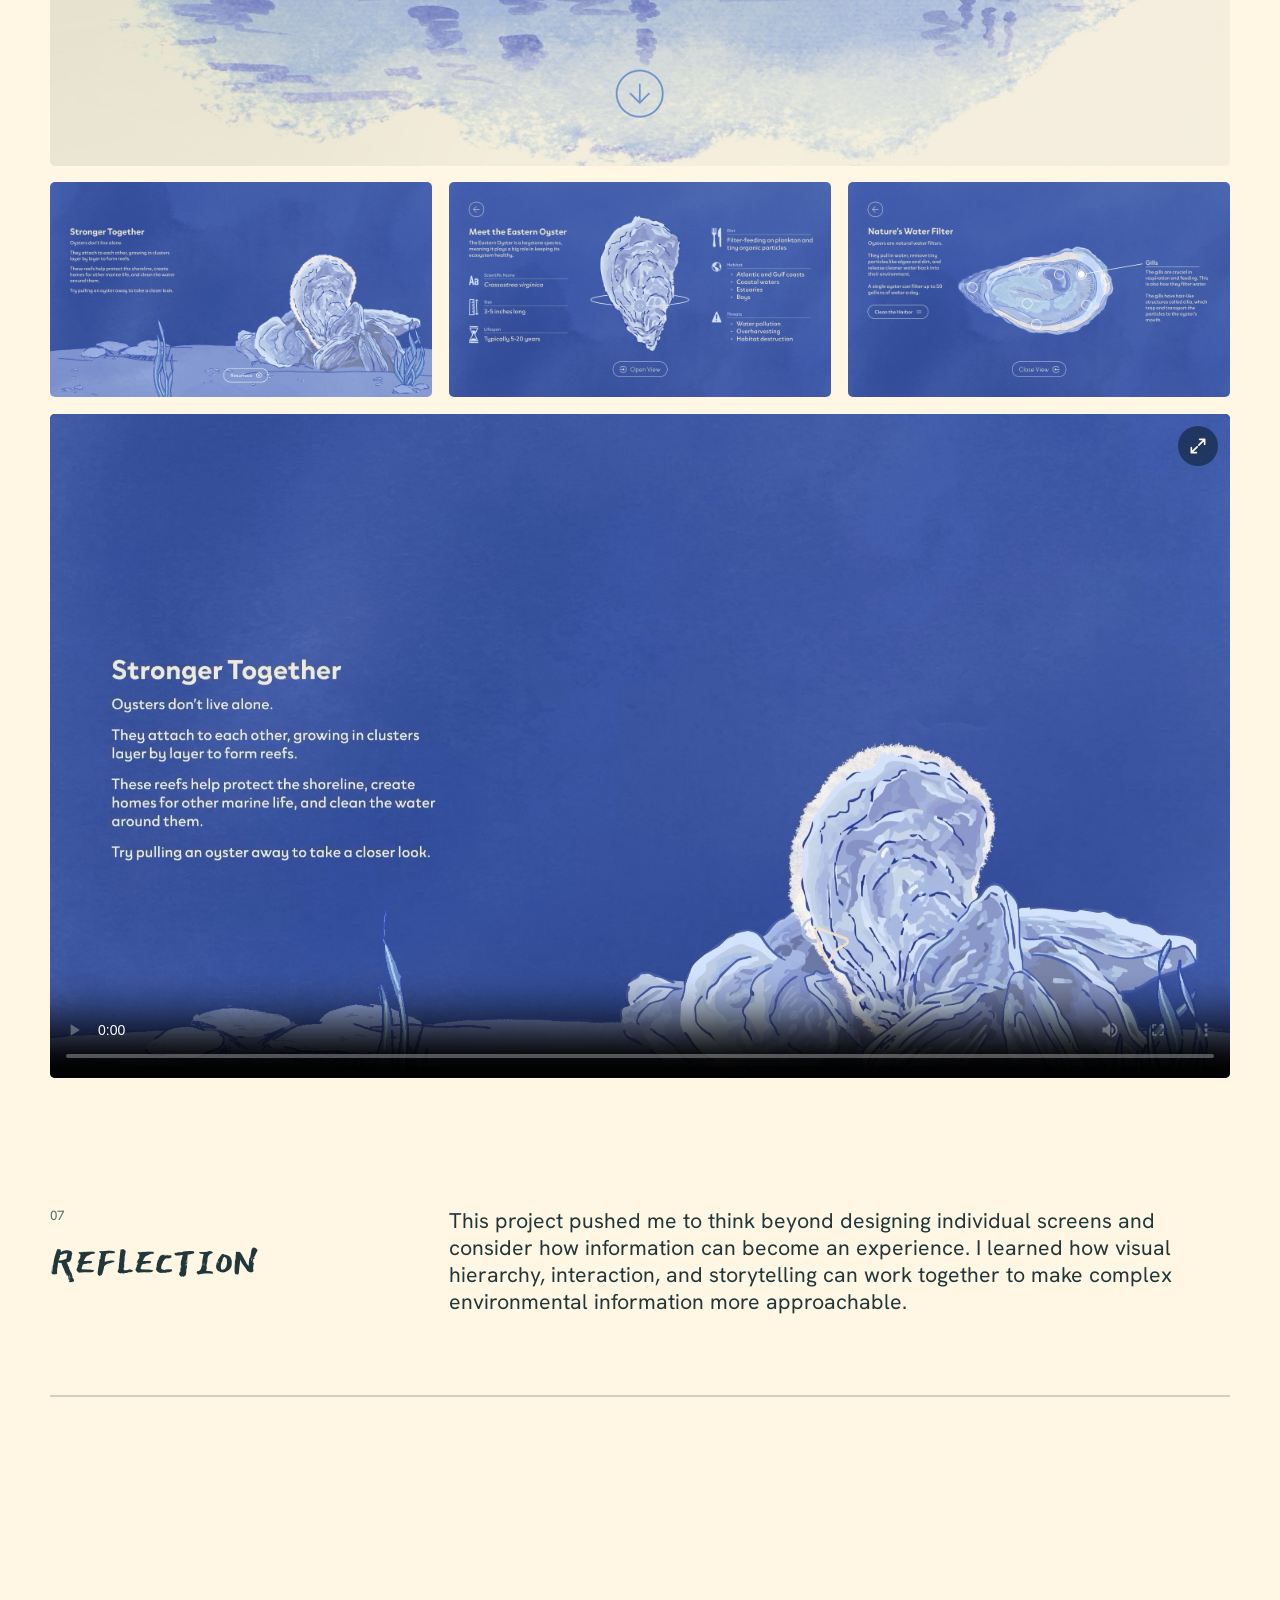
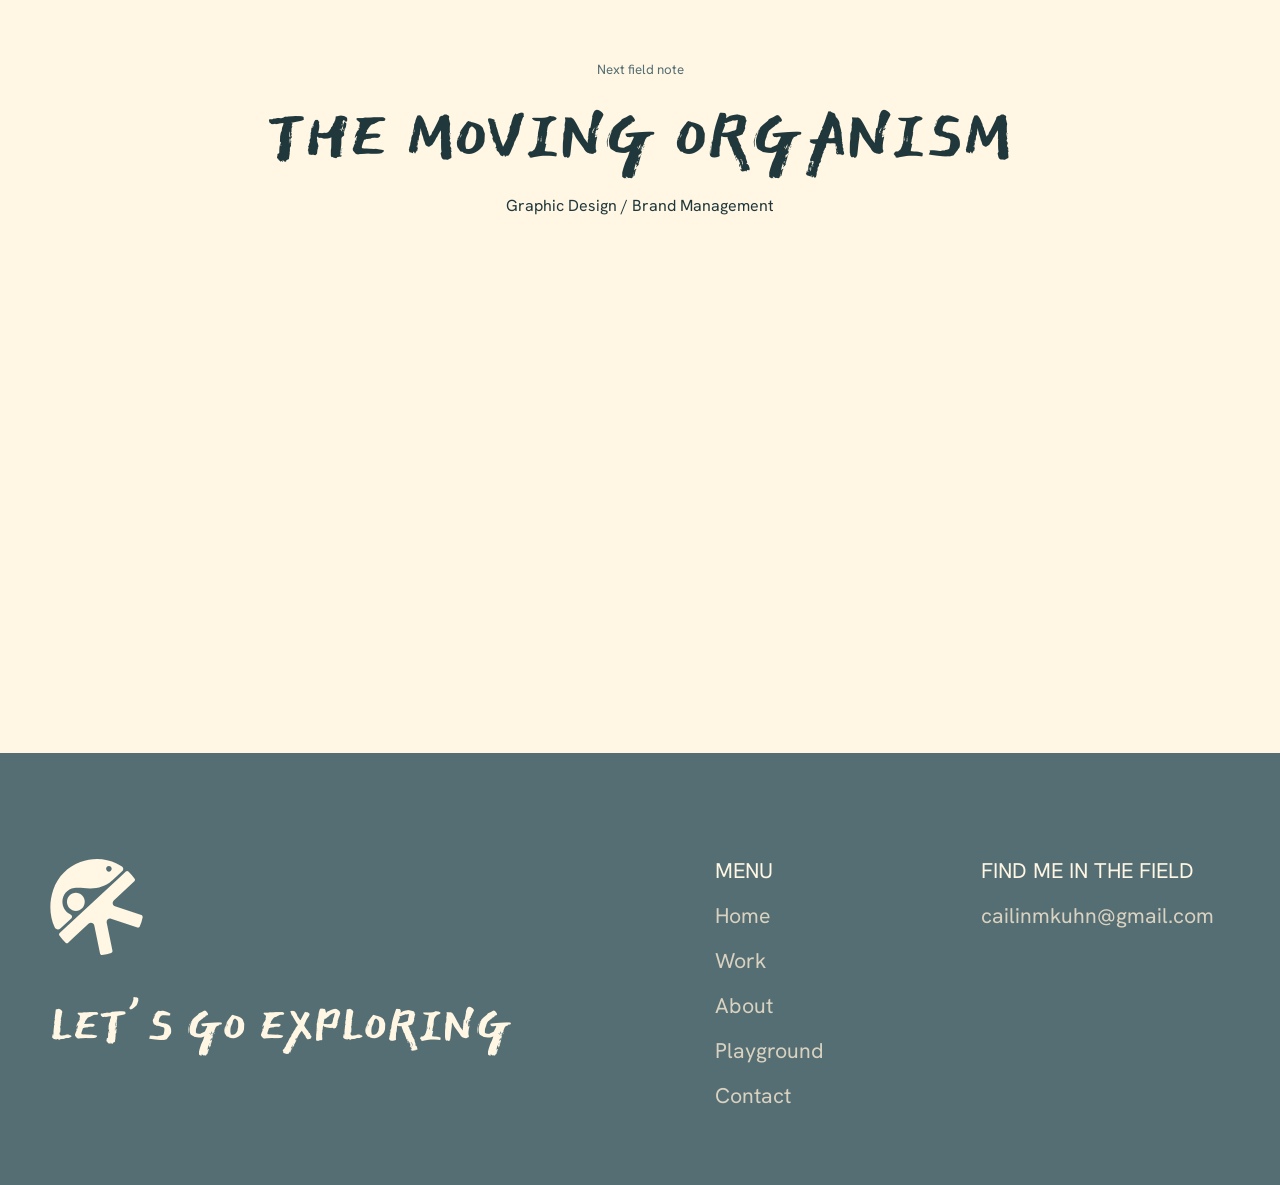
<file: beneath-the-surface.html>
<!doctype html>
<html lang="en">
<head>
  <meta charset="utf-8">
  <meta name="viewport" content="width=device-width, initial-scale=1">
  <title>Beneath the Surface — Cailin Kuhn</title>
  <meta name="description" content="Cailin Kuhn Portfolio.">
  <script>
    // Apply saved/system theme before paint to avoid a flash.
    (function () {
      var t = null;
      try { t = localStorage.getItem('theme'); } catch (e) {}
      if (!t) t = matchMedia('(prefers-color-scheme: dark)').matches ? 'dark' : 'light';
      document.documentElement.dataset.theme = t;
    })();
  </script>
  <link rel="preconnect" href="https://fonts.googleapis.com">
  <link rel="preconnect" href="https://fonts.gstatic.com" crossorigin>
  <link href="https://fonts.googleapis.com/css2?family=Darker+Grotesque:wght@700&family=East+Sea+Dokdo&family=Hanken+Grotesk:wght@300;400;500;700&family=IBM+Plex+Mono:wght@400&family=Reenie+Beanie&display=swap" rel="stylesheet">
  <link rel="icon" type="image/svg+xml" href="assets/icons/logo-header-dark.svg" media="(prefers-color-scheme: light)">
  <link rel="icon" type="image/svg+xml" href="assets/icons/logo-header-light.svg" media="(prefers-color-scheme: dark)">
  <link rel="stylesheet" href="css/styles.css">
</head>
<body>
  <a class="skip-link" href="#main">Skip to content</a>

  <header class="site-header wrap">
    <a class="site-header__logo" href="index.html" aria-label="Cailin Kuhn — home">
      <img class="logo logo--light" src="assets/icons/logo-header-dark.svg" width="98" height="99" alt="">
      <img class="logo logo--dark" src="assets/icons/logo-header-light.svg" width="98" height="99" alt="">
    </a>
    <nav class="site-nav" aria-label="Primary">
      <a href="work.html" aria-current="page">MY WORK</a>
      <a href="about.html">ABOUT</a>
      <a href="playground.html">PLAYGROUND</a>
      <a href="contact.html">CONTACT</a>
    </nav>
    <button class="theme-toggle" type="button" aria-label="Toggle color theme" data-label-light="LAND" data-label-dark="SEA">
      <span class="theme-toggle__icon" aria-hidden="true"><span class="icon icon--sun"></span><span class="icon icon--moon"></span></span>
      <span class="theme-toggle__label">LAND</span>
    </button>
  </header>

  <main id="main">
    <!-- Case study: Beneath the Surface -->
    <article class="case section--page-top wrap" aria-labelledby="case-title" data-case-view="full">
      <div class="label-row">
        <p class="label"><a href="work.html">02.<span class="light-only">Field_Notes</span><span class="dark-only">Sample_Log</span></a></p>
        <span class="rule" aria-hidden="true"></span>
        <p class="label label--end">NO. 103 · <span class="light-only">sighted</span><span class="dark-only">logged</span> 2026</p>
      </div>
      <h1 class="display display--section display--tight" id="case-title">BENEATH THE SURFACE</h1>

      <figure class="case__hero">
        <img src="assets/images/beneath-the-surface/beneath-the-surface.jpg" width="1600" height="1200" alt="Beneath the Surface website shown on a laptop resting on a wooden chair" data-zoom>
      </figure>

      <!-- Full / condensed switch (js/case.js). Sections marked data-only show in one view. -->
      <div class="case-view">
        <p class="case-view__hint"><span data-only="full">The whole story: research, iterations and all.</span><span data-only="condensed">The short version, in five stops.</span></p>
        <div class="case-view__switch" role="group" aria-label="Case study length">
          <button type="button" data-view="full" aria-pressed="true">FULL STUDY</button>
          <button type="button" data-view="condensed" aria-pressed="false">CONDENSED</button>
        </div>
      </div>

      <!-- Overview (both views) -->
      <section class="case-section" aria-labelledby="cs-overview">
        <header class="case-section__head">
          <h2 class="case-section__title" id="cs-overview">OVERVIEW</h2>
        </header>
        <div class="case-section__body">
          <p class="case__description">An interactive informational website exploring the ecological importance of oysters and the role they play in healthy marine ecosystems.</p>
          <dl class="case__facts case__facts--grid">
            <div><dt>Project</dt><dd>Beneath the Surface</dd></div>
            <div><dt>Type</dt><dd>UI / Interactive Website / Educational Experience</dd></div>
            <div><dt>Role</dt><dd>Research, UX/UI, Visual Design</dd></div>
            <div><dt>Tools</dt><dd>Figma, Illustrator, After Effects, Procreate</dd></div>
            <div><dt>Timeline</dt><dd>11 weeks</dd></div>
          </dl>
          <a class="text-link" href="https://www.dropbox.com/scl/fi/1spamm0v1n7kiznvjfjwn/BeneathTheSurface-Process.pdf?rlkey=2jv4dr472zzkk76zr3kuthxwr&amp;st=qka1ektg&amp;e=1&amp;dl=0" target="_blank" rel="noopener">
            <span class="text-link__label">View the full process deck</span>
            <span class="icon icon--arrow" aria-hidden="true"></span>
          </a>
        </div>
      </section>

      <!-- The Challenge (full) -->
      <section class="case-section" data-only="full" aria-labelledby="cs-challenge">
        <header class="case-section__head">
          <h2 class="case-section__title" id="cs-challenge">THE CHALLENGE</h2>
        </header>
        <div class="case-section__body">
          <p class="case__description">Oysters are often thought of primarily as a food source, while their larger ecological role is less understood. I wanted to create an experience that could make this information approachable and engaging, particularly for younger audiences.</p>
        </div>
      </section>

      <!-- Approach (condensed) -->
      <section class="case-section" data-only="condensed" aria-labelledby="cs-approach">
        <header class="case-section__head">
          <h2 class="case-section__title" id="cs-approach">APPROACH</h2>
        </header>
        <div class="case-section__body">
          <dl class="case__facts case__facts--stack">
            <div><dt>Problem</dt><dd>Oysters are often thought of primarily as a food source, while their larger ecological role is less understood.</dd></div>
            <div><dt>Audience</dt><dd>Younger audiences, who need the information to feel approachable and engaging.</dd></div>
            <div><dt>Design decisions</dt><dd>
              <ol class="decisions decisions--stack" role="list">
                <li class="decision"><span class="decision__num" aria-hidden="true">01</span><h3 class="decision__title">Learn by doing</h3><p class="decision__text">The site unfolds as a story, and interaction is how visitors move through it: pulling an oyster from the reef, tapping hotspots, resurfacing to continue. Hands-on discovery keeps a younger audience engaged.</p></li>
                <li class="decision"><span class="decision__num" aria-hidden="true">02</span><h3 class="decision__title">Let the illustrations lead</h3><p class="decision__text">I kept the type and interface elements quiet and simple, so the illustrations and the information stand out.</p></li>
                <li class="decision"><span class="decision__num" aria-hidden="true">03</span><h3 class="decision__title">Don’t talk down</h3><p class="decision__text">I avoided bright, heavily saturated colors so the design reads as thoughtful rather than childish. Younger audiences deserve real information, presented with care.</p></li>
                <li class="decision"><span class="decision__num" aria-hidden="true">04</span><h3 class="decision__title">Make it local</h3><p class="decision__text">Setting the story in New York Harbor, with Manhattan in the background, shows that this ecosystem is right where the audience lives.</p></li>
              </ol>
            </dd></div>
          </dl>
        </div>
      </section>

      <!-- Research (full) -->
      <section class="case-section" data-only="full" aria-labelledby="cs-research">
        <header class="case-section__head">
          <h2 class="case-section__title" id="cs-research">RESEARCH</h2>
        </header>
        <div class="case-section__body">
          <div class="case-grid case-grid--2">
            <img src="assets/images/beneath-the-surface/bts-persona.png" width="1200" height="900" alt="User persona: Ashley Thompson, 13, a middle school student in Queens who is curious about nature. Her priorities lean hands-on and visual; her goals are to understand how oysters help her local environment, explore at her own pace and find facts to share; her frustrations are complicated scientific language, long paragraphs with few visuals and hard-to-navigate websites." loading="lazy" data-zoom>
            <img src="assets/images/beneath-the-surface/bts-journey.png" width="1200" height="900" alt="Ashley’s user journey in five stages, Introduce, Explore, Investigate, Understand and Apply, moving from curious when her teacher shares the site to inspired that protecting local ecosystems is worthwhile." loading="lazy" data-zoom>
          </div>
        </div>
      </section>

      <!-- Design decisions (full) -->
      <section class="case-section" data-only="full" aria-labelledby="cs-decisions">
        <header class="case-section__head">
          <h2 class="case-section__title" id="cs-decisions">DESIGN DECISIONS</h2>
        </header>
        <div class="case-section__body">
          <ol class="decisions" role="list">
            <li class="decision"><span class="decision__num" aria-hidden="true">01</span><h3 class="decision__title">Learn by doing</h3><p class="decision__text">The site unfolds as a story, and interaction is how visitors move through it: pulling an oyster from the reef, tapping hotspots, resurfacing to continue. Hands-on discovery keeps a younger audience engaged.</p></li>
            <li class="decision"><span class="decision__num" aria-hidden="true">02</span><h3 class="decision__title">Let the illustrations lead</h3><p class="decision__text">I kept the type and interface elements quiet and simple, so the illustrations and the information stand out.</p></li>
            <li class="decision"><span class="decision__num" aria-hidden="true">03</span><h3 class="decision__title">Don’t talk down</h3><p class="decision__text">I avoided bright, heavily saturated colors so the design reads as thoughtful rather than childish. Younger audiences deserve real information, presented with care.</p></li>
            <li class="decision"><span class="decision__num" aria-hidden="true">04</span><h3 class="decision__title">Make it local</h3><p class="decision__text">Setting the story in New York Harbor, with Manhattan in the background, shows that this ecosystem is right where the audience lives.</p></li>
          </ol>
        </div>
      </section>

      <!-- Iteration (full): three versions, two screens each, with clickable annotations.
           Pin positions are percentages of the screen (--x, --y); each pin's number matches a note. -->
      <section class="case-section case-section--wide" data-only="full" aria-labelledby="cs-iteration">
        <header class="case-section__head">
          <h2 class="case-section__title" id="cs-iteration">ITERATION</h2>
        </header>
        <div class="case-section__body">
          <div class="versions__tabs" role="tablist" aria-label="Design versions">
            <button type="button" role="tab" id="tab-v1" aria-controls="panel-v1" aria-selected="true">VERSION 01</button>
            <button type="button" role="tab" id="tab-v2" aria-controls="panel-v2" aria-selected="false" tabindex="-1">VERSION 02</button>
            <button type="button" role="tab" id="tab-v3" aria-controls="panel-v3" aria-selected="false" tabindex="-1">VERSION 03</button>
          </div>

          <div class="versions__panel" role="tabpanel" id="panel-v1" aria-labelledby="tab-v1">
            <p class="versions__summary">Grayscale wireframes: layout, hierarchy and the photo-based oyster.</p>
            <div class="annotated">
              <figure class="annotated__screen">
                <img src="assets/images/beneath-the-surface/bts-v1-1.jpg" width="1920" height="1080" alt="Version 1 homepage wireframe: large black title over a gray New York skyline" loading="lazy" data-zoom>
                <button type="button" class="pin" style="--x: 93.3%; --y: 11.9%" data-note="1" aria-label="Note 1: Persistent menu">1</button>
                <button type="button" class="pin" style="--x: 85.1%; --y: 64.3%" data-note="2" aria-label="Note 2: Direct introduction">2</button>
                <button type="button" class="pin" style="--x: 26.2%; --y: 67.7%" data-note="3" aria-label="Note 3: Manhattan backdrop">3</button>
              </figure>
              <ol class="annotated__notes" role="list">
                <li class="note" data-note="1"><button type="button" class="note__btn"><span class="note__num">1</span><span class="note__title">Persistent menu</span></button><p class="note__text">I included a menu button from the start to make navigation easier and to ground the design in one consistent element.</p></li>
                <li class="note" data-note="2"><button type="button" class="note__btn"><span class="note__num">2</span><span class="note__title">Direct introduction</span></button><p class="note__text">A straightforward introduction tells visitors exactly what the site is about and what they’ll find inside.</p></li>
                <li class="note" data-note="3"><button type="button" class="note__btn"><span class="note__num">3</span><span class="note__title">Manhattan backdrop</span></button><p class="note__text">I knew I wanted Manhattan in the background to give the project context and show that it’s anchored in reality: this is happening right where we live.</p></li>
              </ol>
            </div>
            <div class="annotated">
              <figure class="annotated__screen">
                <img src="assets/images/beneath-the-surface/bts-v1-2.png" width="1920" height="1080" alt="Version 1 ‘Oysters at Work’ wireframe: text beside a photo of oysters in a circular frame, above a Past, Present and Future timeline" loading="lazy" data-zoom>
                <button type="button" class="pin" style="--x: 34.0%; --y: 47.7%" data-note="4" aria-label="Note 4: Summary copy">4</button>
                <button type="button" class="pin" style="--x: 78.5%; --y: 48.8%" data-note="5" aria-label="Note 5: Interactive oyster cluster">5</button>
                <button type="button" class="pin" style="--x: 55.1%; --y: 87.5%" data-note="6" aria-label="Note 6: Timeline">6</button>
              </figure>
              <ol class="annotated__notes" role="list">
                <li class="note" data-note="4"><button type="button" class="note__btn"><span class="note__num">4</span><span class="note__title">Summary copy</span></button><p class="note__text">Body text that sums up the many ways oysters protect their environment.</p></li>
                <li class="note" data-note="5"><button type="button" class="note__btn"><span class="note__num">5</span><span class="note__title">Interactive oyster cluster</span></button><p class="note__text">I wanted to include a 3D model of an oyster cluster that visitors could explore and interact with.</p></li>
                <li class="note" data-note="6"><button type="button" class="note__btn"><span class="note__num">6</span><span class="note__title">Timeline</span></button><p class="note__text">Originally, I planned a timeline showing how New York Harbor’s oyster population has declined and what restoration could look like in the future.</p></li>
              </ol>
            </div>
          </div>

          <div class="versions__panel" role="tabpanel" id="panel-v2" aria-labelledby="tab-v2" hidden>
            <p class="versions__summary">First color pass: illustrated New York harbor, purple palette and handwritten type.</p>
            <div class="annotated">
              <figure class="annotated__screen">
                <img src="assets/images/beneath-the-surface/bts-v2-1.jpg" width="1920" height="1080" alt="Version 2 homepage: illustrated New York harbor in purple with a ferry and the Statue of Liberty" loading="lazy" data-zoom>
                <button type="button" class="pin" style="--x: 50.1%; --y: 22.5%" data-note="1" aria-label="Note 1: Added tagline">1</button>
                <button type="button" class="pin" style="--x: 72.5%; --y: 54.2%" data-note="2" aria-label="Note 2: Illustrated harbor">2</button>
                <button type="button" class="pin" style="--x: 31.3%; --y: 69.7%" data-note="3" aria-label="Note 3: Handwritten type">3</button>
              </figure>
              <ol class="annotated__notes" role="list">
                <li class="note" data-note="1"><button type="button" class="note__btn"><span class="note__num">1</span><span class="note__title">Added tagline</span></button><p class="note__text">A new tagline explains the subject of the site, giving context to an otherwise vague title.</p></li>
                <li class="note" data-note="2"><button type="button" class="note__btn"><span class="note__num">2</span><span class="note__title">Illustrated harbor</span></button><p class="note__text">The new illustration makes the setting clear, but it feels muddled and doesn’t spark immediate interest.</p></li>
                <li class="note" data-note="3"><button type="button" class="note__btn"><span class="note__num">3</span><span class="note__title">Handwritten type</span></button><p class="note__text">The new typeface is handwritten, with a strongly illustrative quality.</p></li>
              </ol>
            </div>
            <div class="annotated">
              <figure class="annotated__screen">
                <img src="assets/images/beneath-the-surface/bts-v2-2.png" width="1920" height="1080" alt="Version 2 ‘Oysters at Work’: purple illustrated seafloor with a photo of oysters inside a hand-drawn arc" loading="lazy" data-zoom>
                <button type="button" class="pin" style="--x: 93.7%; --y: 11.4%" data-note="4" aria-label="Note 4: Consistent frame">4</button>
                <button type="button" class="pin" style="--x: 61.5%; --y: 36.6%" data-note="5" aria-label="Note 5: More illustrative">5</button>
                <button type="button" class="pin" style="--x: 68.1%; --y: 56.1%" data-note="6" aria-label="Note 6: Oyster placeholder">6</button>
                <button type="button" class="pin" style="--x: 48.5%; --y: 79.0%" data-note="7" aria-label="Note 7: Illustrated seafloor">7</button>
              </figure>
              <ol class="annotated__notes" role="list">
                <li class="note" data-note="4"><button type="button" class="note__btn"><span class="note__num">4</span><span class="note__title">Consistent frame</span></button><p class="note__text">I kept the framing container from the first version to anchor the design.</p></li>
                <li class="note" data-note="5"><button type="button" class="note__btn"><span class="note__num">5</span><span class="note__title">More illustrative</span></button><p class="note__text">The hand-drawn arc and lettering lean further into an illustrative feel.</p></li>
                <li class="note" data-note="6"><button type="button" class="note__btn"><span class="note__num">6</span><span class="note__title">Oyster placeholder</span></button><p class="note__text">I started treating the oyster photo as a placeholder for an illustrated cluster.</p></li>
                <li class="note" data-note="7"><button type="button" class="note__btn"><span class="note__num">7</span><span class="note__title">Illustrated seafloor</span></button><p class="note__text">The illustrated seafloor is a good addition, but it blends into the background too much.</p></li>
              </ol>
            </div>
          </div>

          <div class="versions__panel" role="tabpanel" id="panel-v3" aria-labelledby="tab-v3" hidden>
            <p class="versions__summary">Painterly direction: watercolor skyline, warm gradient and an open, illustrated layout.</p>
            <div class="annotated">
              <figure class="annotated__screen">
                <img src="assets/images/beneath-the-surface/bts-home.jpg" width="1920" height="1080" alt="Version 3 homepage: watercolor New York skyline under a textured blue title" loading="lazy" data-zoom>
                <button type="button" class="pin" style="--x: 61.2%; --y: 17.9%" data-note="1" aria-label="Note 1: Balanced title">1</button>
                <button type="button" class="pin" style="--x: 51.7%; --y: 34.5%" data-note="2" aria-label="Note 2: Refined typography">2</button>
                <button type="button" class="pin" style="--x: 45.6%; --y: 56.3%" data-note="3" aria-label="Note 3: Watercolor skyline">3</button>
              </figure>
              <ol class="annotated__notes" role="list">
                <li class="note" data-note="1"><button type="button" class="note__btn"><span class="note__num">1</span><span class="note__title">Balanced title</span></button><p class="note__text">The title and tagline no longer compete for attention.</p></li>
                <li class="note" data-note="2"><button type="button" class="note__btn"><span class="note__num">2</span><span class="note__title">Refined typography</span></button><p class="note__text">The new display type feels handcrafted and clean at the same time, balanced by a geometric sans serif.</p></li>
                <li class="note" data-note="3"><button type="button" class="note__btn"><span class="note__num">3</span><span class="note__title">Watercolor skyline</span></button><p class="note__text">The new illustrated background feels far less muddled, leaning into watercolor instead of colored pencil.</p></li>
              </ol>
            </div>
            <div class="annotated">
              <figure class="annotated__screen">
                <img src="assets/images/beneath-the-surface/bts-info1.png" width="1920" height="1080" alt="Version 3 ‘Stronger Together’ page: text about oyster reefs beside an illustrated oyster cluster on a blue seafloor, with a Resurface button" loading="lazy" data-zoom>
                <button type="button" class="pin" style="--x: 41.8%; --y: 13.0%" data-note="4" aria-label="Note 4: Open layout">4</button>
                <button type="button" class="pin" style="--x: 67.9%; --y: 36.1%" data-note="5" aria-label="Note 5: Subtle cues">5</button>
                <button type="button" class="pin" style="--x: 28.3%; --y: 54.2%" data-note="6" aria-label="Note 6: Focused copy">6</button>
                <button type="button" class="pin" style="--x: 52.1%; --y: 86.9%" data-note="7" aria-label="Note 7: Resurface button">7</button>
              </figure>
              <ol class="annotated__notes" role="list">
                <li class="note" data-note="4"><button type="button" class="note__btn"><span class="note__num">4</span><span class="note__title">Open layout</span></button><p class="note__text">I removed the restrictive framing lines, letting each page float gently in space.</p></li>
                <li class="note" data-note="5"><button type="button" class="note__btn"><span class="note__num">5</span><span class="note__title">Subtle cues</span></button><p class="note__text">Subtle visual cues show visitors how to interact with each page and move through the site.</p></li>
                <li class="note" data-note="6"><button type="button" class="note__btn"><span class="note__num">6</span><span class="note__title">Focused copy</span></button><p class="note__text">The text now focuses on a single topic, with language tailored to a younger audience.</p></li>
                <li class="note" data-note="7"><button type="button" class="note__btn"><span class="note__num">7</span><span class="note__title">Resurface button</span></button><p class="note__text">A new button makes it easier to move between pages.</p></li>
              </ol>
            </div>
          </div>
        </div>
      </section>

      <!-- Experience (condensed) -->
      <section class="case-section case-section--wide" data-only="condensed" aria-labelledby="cs-experience">
        <header class="case-section__head">
          <h2 class="case-section__title" id="cs-experience">EXPERIENCE</h2>
        </header>
        <div class="case-section__body">
          <div class="media-frame">
              <video src="assets/images/beneath-the-surface/bts-demo.mp4" poster="assets/images/beneath-the-surface/bts-demo-poster.jpg" width="1920" height="1080" controls playsinline preload="metadata" aria-label="Demo of the Beneath the Surface website" data-zoom></video>
            </div>
        </div>
      </section>

      <!-- Final UI (both views; the video demo moves to Experience when condensed) -->
      <section class="case-section case-section--wide" aria-labelledby="cs-final">
        <header class="case-section__head">
          <h2 class="case-section__title" id="cs-final"><span data-only="full">FINAL UI</span><span data-only="condensed">FINAL</span></h2>
        </header>
        <div class="case-section__body">
          <div class="case-grid case-grid--3">
            <img class="case-grid__full" src="assets/images/beneath-the-surface/bts-home.jpg" width="1920" height="1080" alt="Final homepage: ‘Beneath the Surface’ in textured blue type above a watercolor New York skyline, with a scroll arrow" loading="lazy" data-zoom>
            <img src="assets/images/beneath-the-surface/bts-info1.png" width="1920" height="1080" alt="‘Stronger Together’ section: text about oyster reefs beside an illustrated oyster cluster on a blue seafloor" loading="lazy" data-zoom>
            <img src="assets/images/beneath-the-surface/bts-info2.jpg" width="1920" height="1080" alt="‘Meet the Eastern Oyster’ section: a single oyster in the center with facts on its name, size, lifespan, diet, habitat and threats" loading="lazy" data-zoom>
            <img src="assets/images/beneath-the-surface/bts-info3.jpg" width="1920" height="1080" alt="‘Nature’s Water Filter’ section: an open oyster with clickable hotspots, one explaining how the gills filter water" loading="lazy" data-zoom>
            <div class="media-frame case-grid__full" data-only="full">
              <video src="assets/images/beneath-the-surface/bts-demo.mp4" poster="assets/images/beneath-the-surface/bts-demo-poster.jpg" width="1920" height="1080" controls playsinline preload="metadata" aria-label="Demo of the Beneath the Surface website" data-zoom></video>
            </div>
          </div>
        </div>
      </section>

      <!-- Reflection (both views) -->
      <section class="case-section" aria-labelledby="cs-reflection">
        <header class="case-section__head">
          <h2 class="case-section__title" id="cs-reflection">REFLECTION</h2>
        </header>
        <div class="case-section__body">
          <p class="case__description">This project pushed me to think beyond designing individual screens and consider how information can become an experience. I learned how visual hierarchy, interaction, and storytelling can work together to make complex environmental information more approachable.</p>
        </div>
      </section>

      <!-- Next case study: a full-screen panel, like the old Framer site. The title fades up on scroll;
           on hover the cover rises from below and the cursor reads TAKE FLIGHT (land) or DIVE IN (sea) (js/case.js, js/cursor.js). -->
      <nav class="next-case" aria-label="Next case study">
        <a class="next-case__link" href="moving-organism.html" data-cursor-label="TAKE FLIGHT" data-cursor-label-dark="DIVE IN">
          <span class="next-case__label"><span class="light-only">Next field note</span><span class="dark-only">Next sample</span></span>
          <span class="next-case__title">THE MOVING ORGANISM</span>
          <span class="next-case__meta">Graphic Design / Brand Management</span>
          <span class="next-case__media"><img src="assets/images/moving-organism/moving-organism.jpg" width="1600" height="1200" alt="The Moving Organism poster mounted on a wall" loading="lazy"></span>
        </a>
      </nav>
    </article>
  </main>

  <footer class="site-footer" id="contact">
    <div class="site-footer__inner wrap">
      <div class="site-footer__brand">
        <a class="site-footer__home" href="index.html" aria-label="Cailin Kuhn — home">
          <img class="site-footer__logo logo--light" src="assets/icons/logo-footer-light.svg" width="140" height="144" alt="">
          <img class="site-footer__logo logo--dark" src="assets/icons/logo-footer-dark.svg" width="140" height="144" alt="">
        </a>
        <p class="site-footer__tagline">LET<span class="apos">’</span>S GO EXPLORING</p>
      </div>
      <nav class="footer-col" aria-labelledby="footer-menu">
        <h2 class="footer-col__title" id="footer-menu">MENU</h2>
        <ul role="list">
          <li><a href="index.html">Home</a></li>
          <li><a href="work.html">Work</a></li>
          <li><a href="about.html">About</a></li>
          <li><a href="playground.html">Playground</a></li>
          <li><a href="contact.html">Contact</a></li>
        </ul>
      </nav>
      <div class="footer-col">
        <h2 class="footer-col__title"><span class="light-only">FIND ME IN THE FIELD</span><span class="dark-only">SEND A SIGNAL</span></h2>
        <ul role="list">
          <li><a href="mailto:cailinmkuhn@gmail.com">cailinmkuhn@gmail.com</a></li>
        </ul>
      </div>
    </div>
  </footer>

  <script src="js/main.js"></script>
  <script src="js/cursor.js"></script>
  <script src="js/snow.js"></script>
  <script src="js/contours.js"></script>
  <script src="js/case.js"></script>
  <script src="js/lightbox.js"></script>
</body>
</html>
</file>
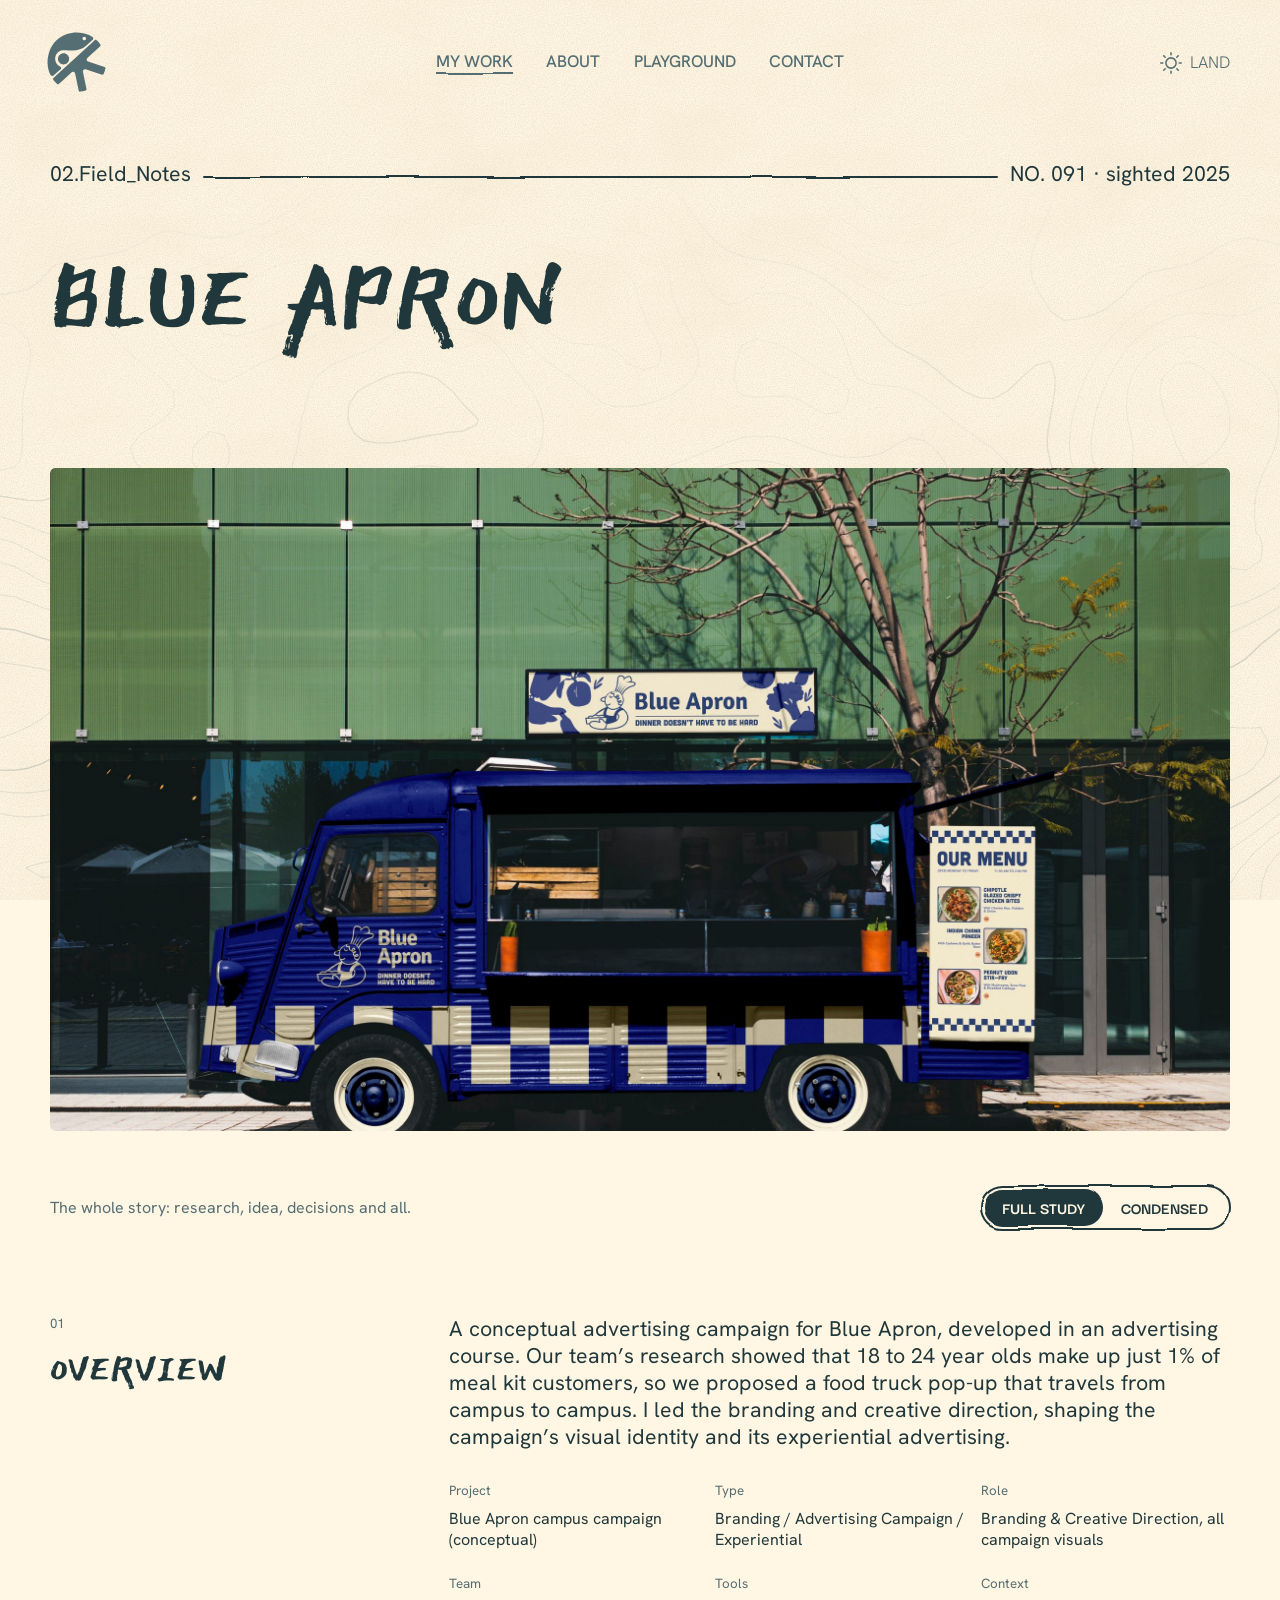
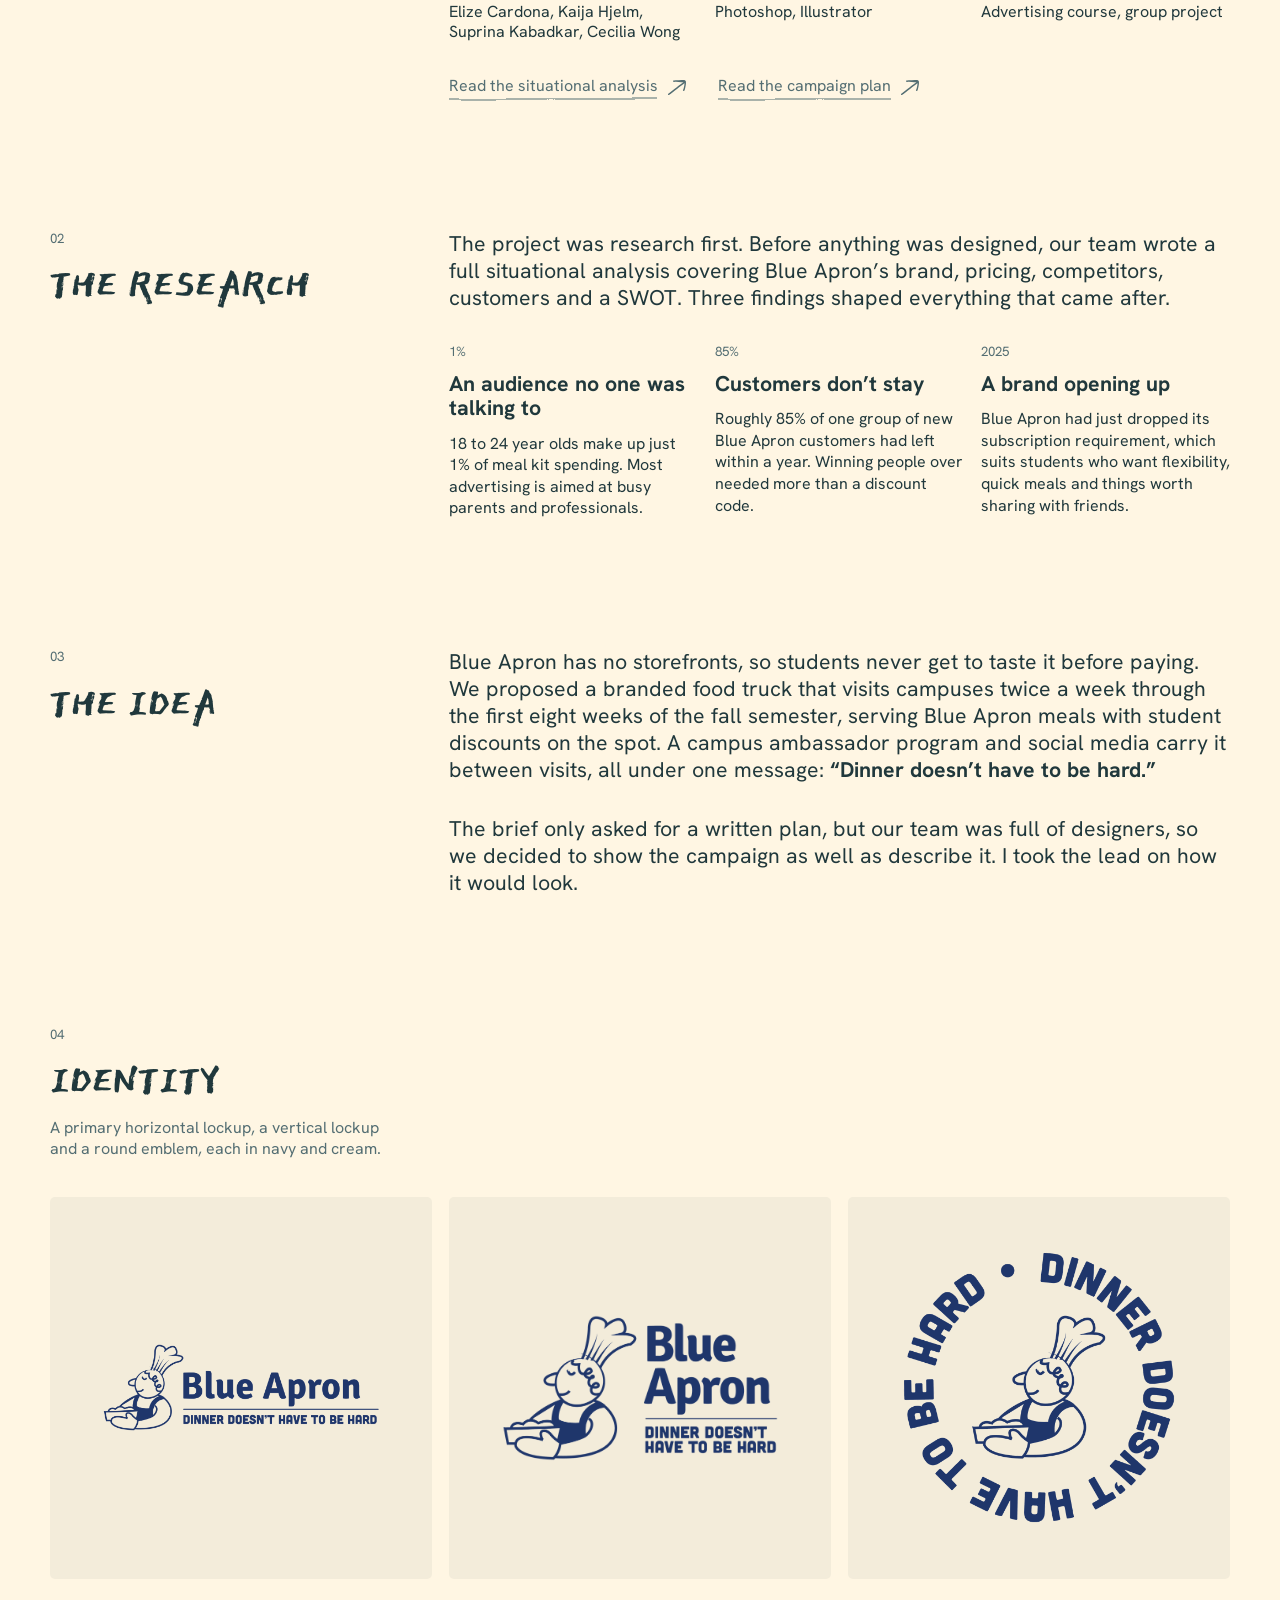
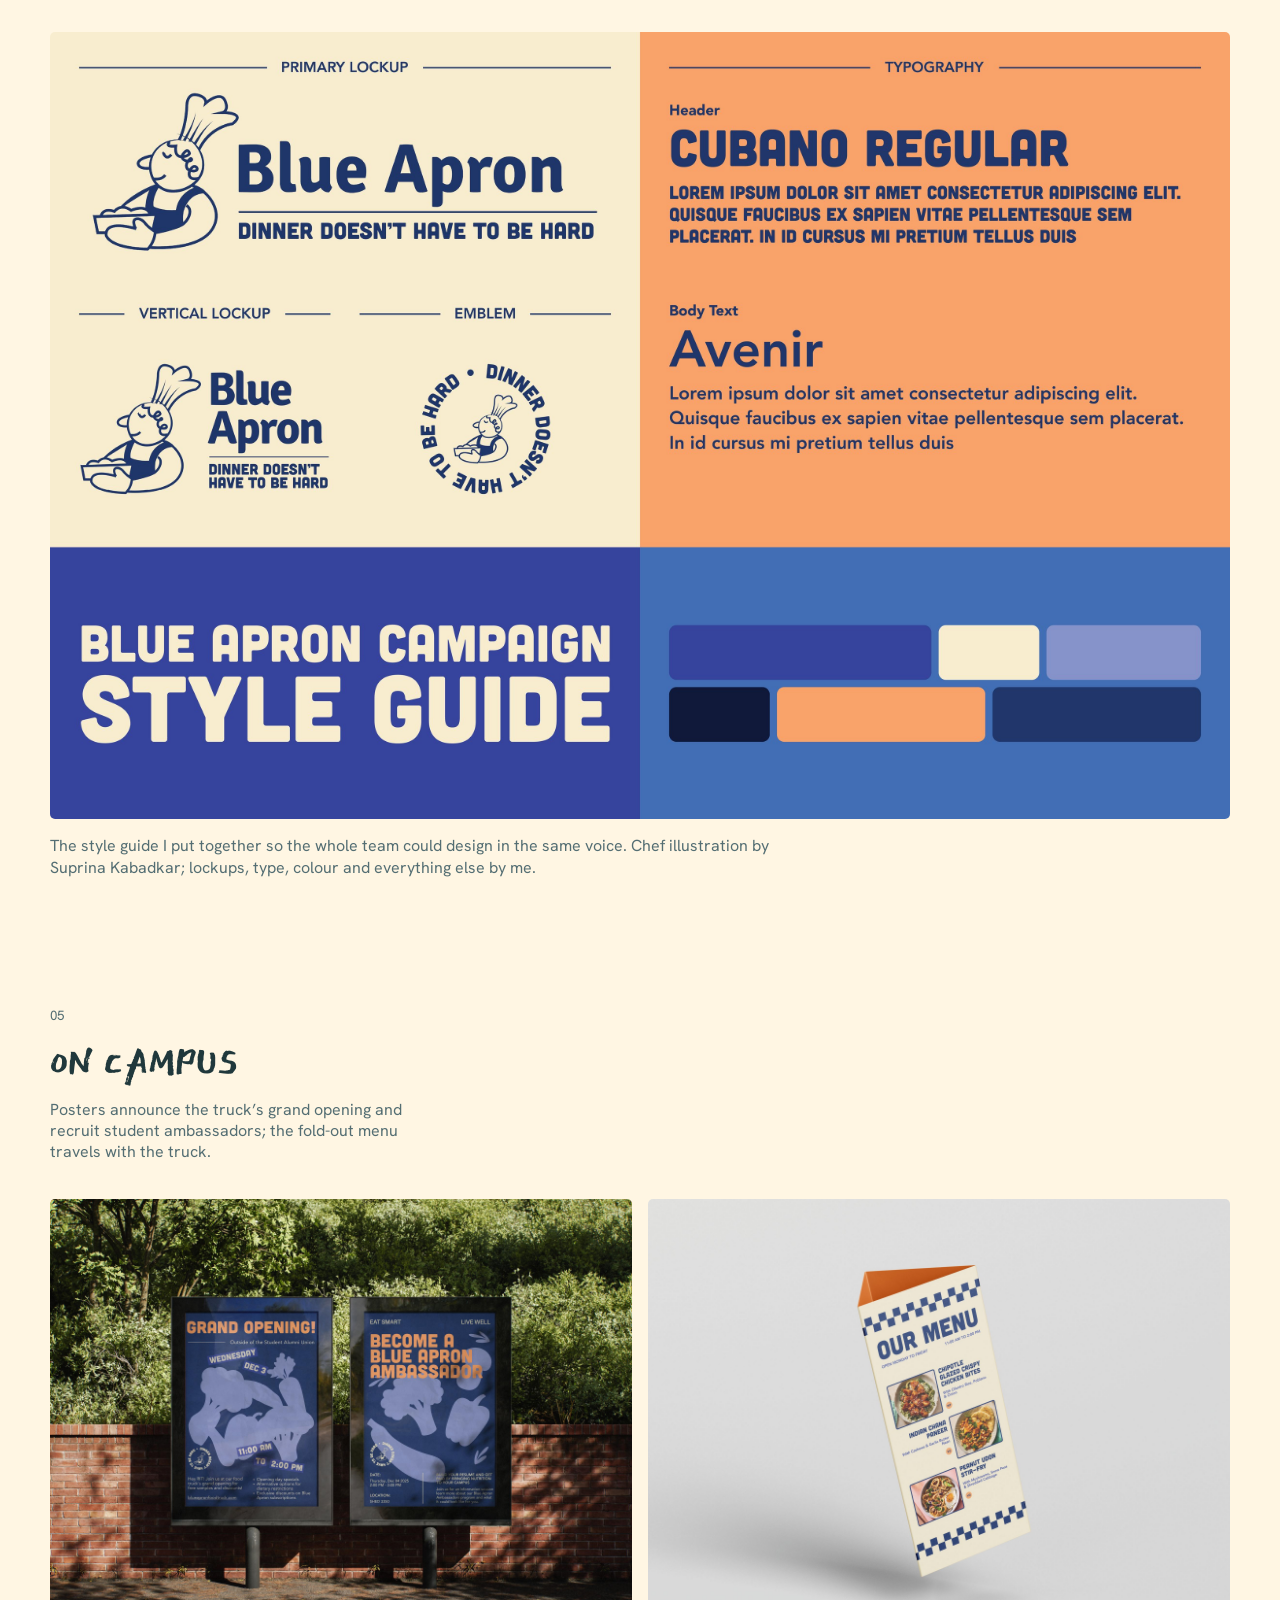
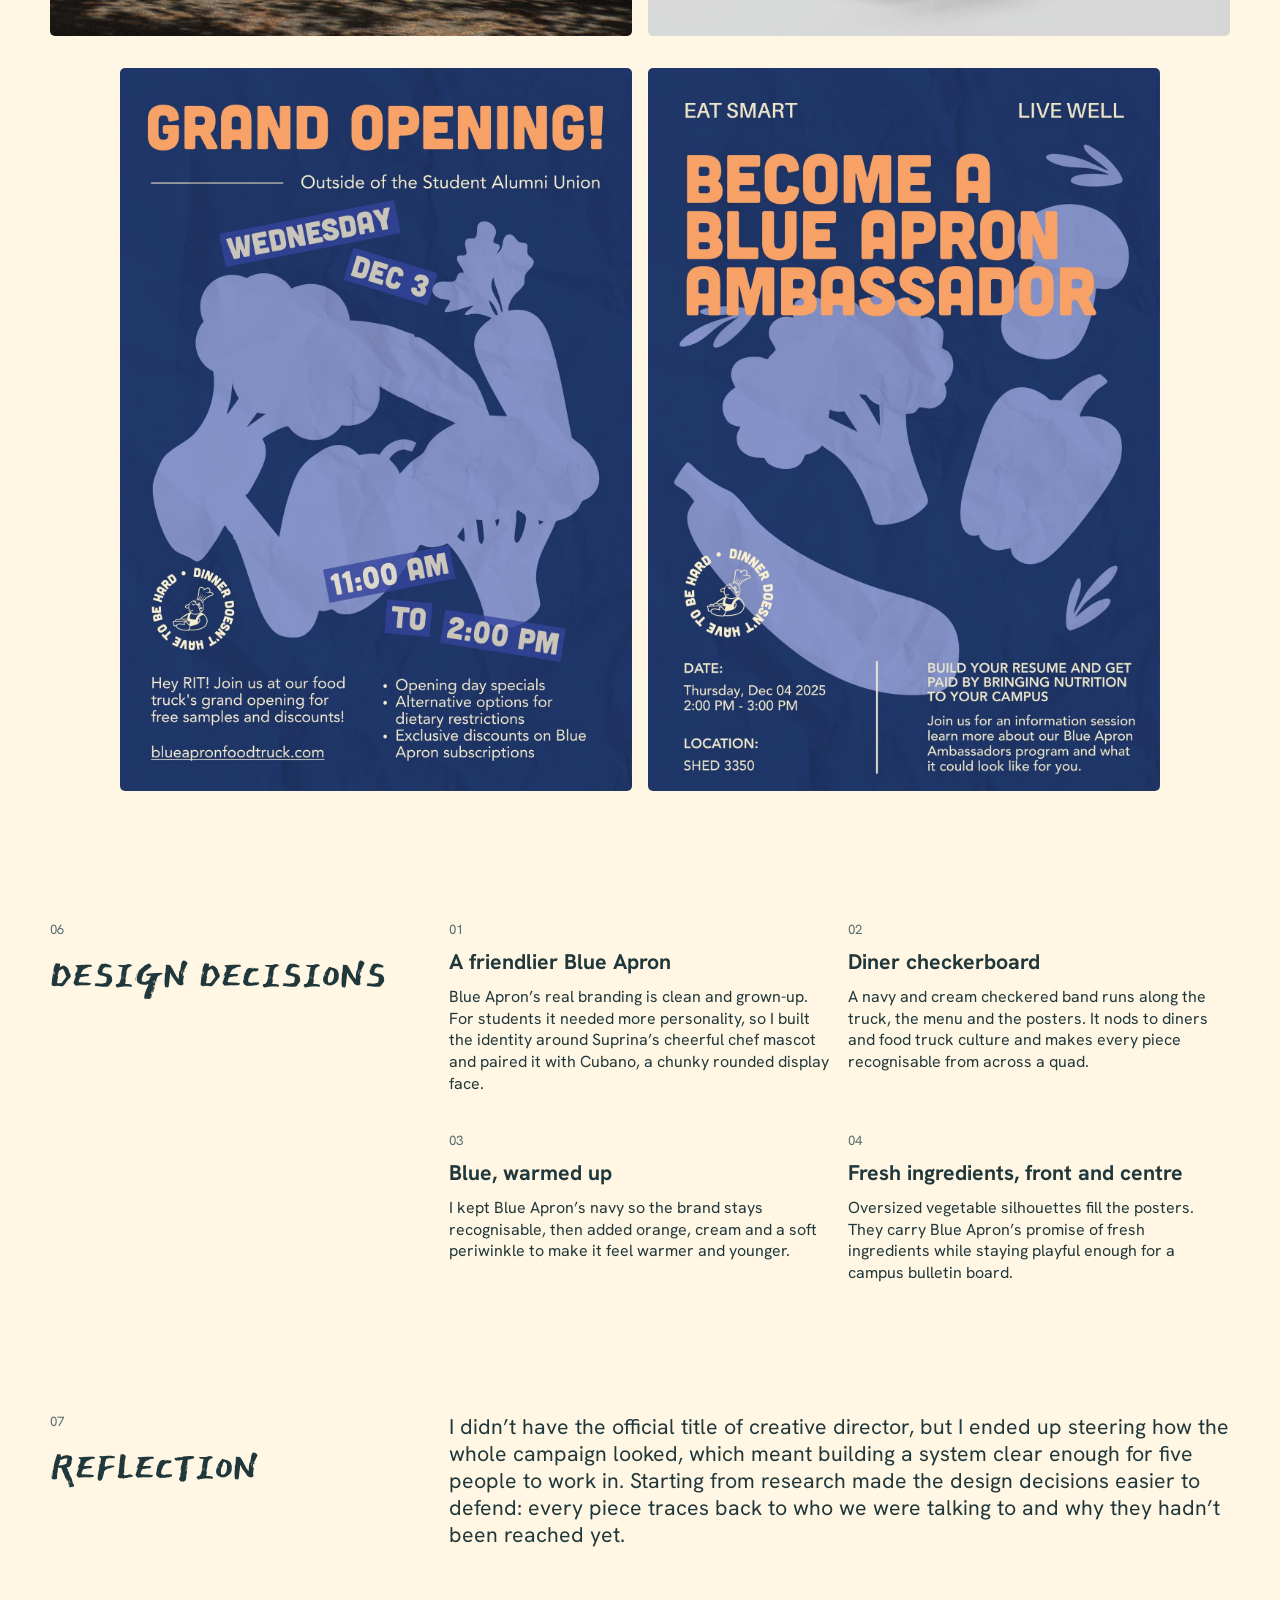
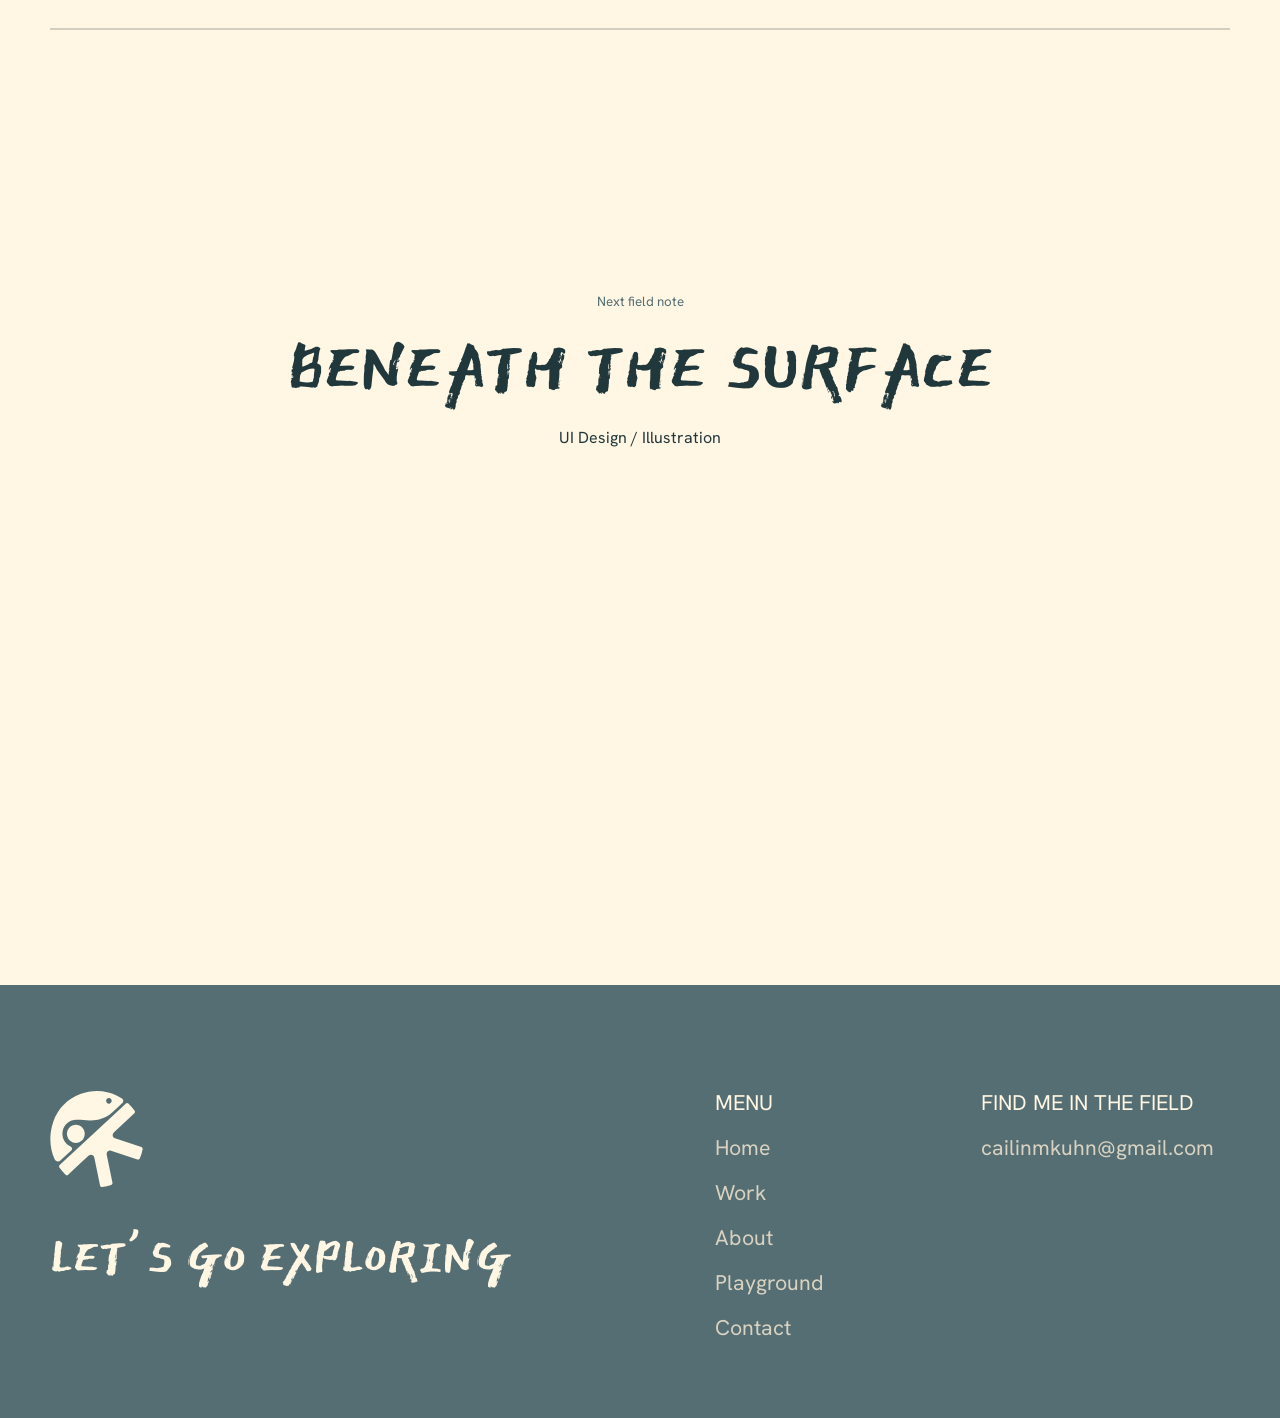
<file: blue-apron.html>
<!doctype html>
<html lang="en">
<head>
  <meta charset="utf-8">
  <meta name="viewport" content="width=device-width, initial-scale=1">
  <title>Blue Apron — Cailin Kuhn</title>
  <meta name="description" content="Cailin Kuhn Portfolio.">
  <script>
    // Apply saved/system theme before paint to avoid a flash.
    (function () {
      var t = null;
      try { t = localStorage.getItem('theme'); } catch (e) {}
      if (!t) t = matchMedia('(prefers-color-scheme: dark)').matches ? 'dark' : 'light';
      document.documentElement.dataset.theme = t;
    })();
  </script>
  <link rel="preconnect" href="https://fonts.googleapis.com">
  <link rel="preconnect" href="https://fonts.gstatic.com" crossorigin>
  <link href="https://fonts.googleapis.com/css2?family=Darker+Grotesque:wght@700&family=East+Sea+Dokdo&family=Hanken+Grotesk:wght@300;400;500;700&family=IBM+Plex+Mono:wght@400&family=Reenie+Beanie&display=swap" rel="stylesheet">
  <link rel="icon" type="image/svg+xml" href="assets/icons/logo-header-dark.svg" media="(prefers-color-scheme: light)">
  <link rel="icon" type="image/svg+xml" href="assets/icons/logo-header-light.svg" media="(prefers-color-scheme: dark)">
  <link rel="stylesheet" href="css/styles.css">
</head>
<body>
  <a class="skip-link" href="#main">Skip to content</a>

  <header class="site-header wrap">
    <a class="site-header__logo" href="index.html" aria-label="Cailin Kuhn — home">
      <img class="logo logo--light" src="assets/icons/logo-header-dark.svg" width="98" height="99" alt="">
      <img class="logo logo--dark" src="assets/icons/logo-header-light.svg" width="98" height="99" alt="">
    </a>
    <nav class="site-nav" aria-label="Primary">
      <a href="work.html" aria-current="page">MY WORK</a>
      <a href="about.html">ABOUT</a>
      <a href="playground.html">PLAYGROUND</a>
      <a href="contact.html">CONTACT</a>
    </nav>
    <button class="theme-toggle" type="button" aria-label="Toggle color theme" data-label-light="LAND" data-label-dark="SEA">
      <span class="theme-toggle__icon" aria-hidden="true"><span class="icon icon--sun"></span><span class="icon icon--moon"></span></span>
      <span class="theme-toggle__label">LAND</span>
    </button>
  </header>

  <main id="main">
    <!-- Case study: Blue Apron campus campaign (research-led group project; branding and creative direction by Cailin) -->
    <article class="case case--gallery section--page-top wrap" aria-labelledby="case-title" data-case-view="full">
      <div class="label-row">
        <p class="label"><a href="work.html">02.<span class="light-only">Field_Notes</span><span class="dark-only">Sample_Log</span></a></p>
        <span class="rule" aria-hidden="true"></span>
        <p class="label label--end">NO. 091 · <span class="light-only">sighted</span><span class="dark-only">logged</span> 2025</p>
      </div>
      <h1 class="display display--section display--tight" id="case-title">BLUE APRON</h1>

      <figure class="case__hero">
        <img src="assets/images/blue-apron/FoodTruck.jpg" width="2400" height="1600" alt="Navy Blue Apron food truck with a cream checkerboard stripe, the chef logo on the side and a menu board out front" data-zoom>
      </figure>

      <!-- Full / condensed switch (js/case.js). Sections marked data-only show in one view. -->
      <div class="case-view">
        <p class="case-view__hint"><span data-only="full">The whole story: research, idea, decisions and all.</span><span data-only="condensed">The short version, focused on the finished work.</span></p>
        <div class="case-view__switch" role="group" aria-label="Case study length">
          <button type="button" data-view="full" aria-pressed="true">FULL STUDY</button>
          <button type="button" data-view="condensed" aria-pressed="false">CONDENSED</button>
        </div>
      </div>

      <!-- Overview (both views) -->
      <section class="case-section" aria-labelledby="cs-overview">
        <header class="case-section__head">
          <h2 class="case-section__title" id="cs-overview">OVERVIEW</h2>
          <p class="case-section__q" data-only="condensed">What is it?</p>
        </header>
        <div class="case-section__body">
          <p class="case__description">A conceptual advertising campaign for Blue Apron, developed in an advertising course. Our team’s research showed that 18 to 24 year olds make up just 1% of meal kit customers, so we proposed a food truck pop-up that travels from campus to campus. I led the branding and creative direction, shaping the campaign’s visual identity and its experiential advertising.</p>
          <dl class="case__facts case__facts--grid">
            <div><dt>Project</dt><dd>Blue Apron campus campaign (conceptual)</dd></div>
            <div><dt>Type</dt><dd>Branding / Advertising Campaign / Experiential</dd></div>
            <div><dt>Role</dt><dd>Branding &amp; Creative Direction, all campaign visuals</dd></div>
            <div><dt>Team</dt><dd>Elize Cardona, Kaija Hjelm, Suprina Kabadkar, Cecilia Wong</dd></div>
            <div><dt>Tools</dt><dd>Photoshop, Illustrator</dd></div>
            <div><dt>Context</dt><dd>Advertising course, group project</dd></div>
          </dl>
          <div class="case__links">
            <a class="text-link" href="assets/images/blue-apron/SituationalAnalysis.pdf" target="_blank" rel="noopener">
              <span class="text-link__label">Read the situational analysis</span>
              <span class="icon icon--arrow" aria-hidden="true"></span>
            </a>
            <a class="text-link" href="assets/images/blue-apron/CampaignReport.pdf" target="_blank" rel="noopener">
              <span class="text-link__label">Read the campaign plan</span>
              <span class="icon icon--arrow" aria-hidden="true"></span>
            </a>
          </div>
        </div>
      </section>

      <!-- The Research (full) -->
      <section class="case-section" data-only="full" aria-labelledby="cs-research">
        <header class="case-section__head">
          <h2 class="case-section__title" id="cs-research">THE RESEARCH</h2>
        </header>
        <div class="case-section__body">
          <p class="case__description">The project was research first. Before anything was designed, our team wrote a full situational analysis covering Blue Apron’s brand, pricing, competitors, customers and a SWOT. Three findings shaped everything that came after.</p>
          <ol class="decisions decisions--3" role="list">
            <li class="decision"><span class="decision__num" aria-hidden="true">1%</span><h3 class="decision__title">An audience no one was talking to</h3><p class="decision__text">18 to 24 year olds make up just 1% of meal kit spending. Most advertising is aimed at busy parents and professionals.</p></li>
            <li class="decision"><span class="decision__num" aria-hidden="true">85%</span><h3 class="decision__title">Customers don’t stay</h3><p class="decision__text">Roughly 85% of one group of new Blue Apron customers had left within a year. Winning people over needed more than a discount code.</p></li>
            <li class="decision"><span class="decision__num" aria-hidden="true">2025</span><h3 class="decision__title">A brand opening up</h3><p class="decision__text">Blue Apron had just dropped its subscription requirement, which suits students who want flexibility, quick meals and things worth sharing with friends.</p></li>
          </ol>
        </div>
      </section>

      <!-- The Idea (full) -->
      <section class="case-section" data-only="full" aria-labelledby="cs-idea">
        <header class="case-section__head">
          <h2 class="case-section__title" id="cs-idea">THE IDEA</h2>
        </header>
        <div class="case-section__body">
          <p class="case__description">Blue Apron has no storefronts, so students never get to taste it before paying. We proposed a branded food truck that visits campuses twice a week through the first eight weeks of the fall semester, serving Blue Apron meals with student discounts on the spot. A campus ambassador program and social media carry it between visits, all under one message: <strong>“Dinner doesn’t have to be hard.”</strong></p>
          <p class="case__description">The brief only asked for a written plan, but our team was full of designers, so we decided to show the campaign as well as describe it. I took the lead on how it would look.</p>
        </div>
      </section>

      <!-- Approach (condensed): the research, idea and decisions in one stop -->
      <section class="case-section" data-only="condensed" aria-labelledby="cs-approach">
        <header class="case-section__head">
          <h2 class="case-section__title" id="cs-approach">APPROACH</h2>
          <p class="case-section__q">What did we find, and what design decisions did I make?</p>
        </header>
        <div class="case-section__body">
          <dl class="case__facts case__facts--stack">
            <div><dt>The research</dt><dd>18 to 24 year olds are just 1% of meal kit customers, and Blue Apron had just dropped its subscription requirement.</dd></div>
            <div><dt>The idea</dt><dd>A food truck that tours college campuses, so students can taste the meals first, backed by an ambassador program and social media.</dd></div>
            <div><dt>Design decisions</dt><dd>
              <ol class="decisions decisions--stack" role="list">
                <li class="decision"><span class="decision__num" aria-hidden="true">01</span><h3 class="decision__title">A friendlier Blue Apron</h3><p class="decision__text">A cheerful chef mascot and rounded type make the brand feel made for students.</p></li>
                <li class="decision"><span class="decision__num" aria-hidden="true">02</span><h3 class="decision__title">Diner checkerboard</h3><p class="decision__text">A checkered band ties the truck, menu and posters to food truck and diner culture.</p></li>
                <li class="decision"><span class="decision__num" aria-hidden="true">03</span><h3 class="decision__title">Blue, warmed up</h3><p class="decision__text">Blue Apron’s navy stays, with orange and cream added for energy.</p></li>
              </ol>
            </dd></div>
          </dl>
        </div>
      </section>

      <!-- Identity: three lockups (land shows the blue versions, sea the cream ones) + style guide -->
      <section class="case-section case-section--wide" aria-labelledby="cs-identity">
        <header class="case-section__head">
          <h2 class="case-section__title" id="cs-identity">IDENTITY</h2>
          <p class="case-section__q">A primary horizontal lockup, a vertical lockup and a round emblem, each in navy and cream.</p>
        </header>
        <div class="case-section__body">
          <div class="case-grid case-grid--3">
            <div class="lockup">
              <img class="light-only" src="assets/images/blue-apron/BA_HorizontalLogo_Blue.png" width="2000" height="633" alt="Primary horizontal lockup: the chef mascot beside “Blue Apron” and the line “Dinner doesn’t have to be hard”" loading="lazy" data-zoom>
              <img class="dark-only" src="assets/images/blue-apron/BA_HorizontalLogo_White.png" width="2000" height="633" alt="Primary horizontal lockup: the chef mascot beside “Blue Apron” and the line “Dinner doesn’t have to be hard”" loading="lazy" data-zoom>
            </div>
            <div class="lockup">
              <img class="light-only" src="assets/images/blue-apron/BA_VerticalLogo_Blue.png" width="1400" height="741" alt="Vertical lockup: the chef mascot beside a stacked “Blue Apron” and tagline" loading="lazy" data-zoom>
              <img class="dark-only" src="assets/images/blue-apron/BA_VerticalLogo_White.png" width="1400" height="741" alt="Vertical lockup: the chef mascot beside a stacked “Blue Apron” and tagline" loading="lazy" data-zoom>
            </div>
            <div class="lockup">
              <img class="light-only" src="assets/images/blue-apron/BA_EmblemLogo_Blue.png" width="1000" height="1000" alt="Round emblem: the chef mascot circled by “Dinner doesn’t have to be hard”" loading="lazy" data-zoom>
              <img class="dark-only" src="assets/images/blue-apron/BA_EmblemLogo_White.png" width="1000" height="1000" alt="Round emblem: the chef mascot circled by “Dinner doesn’t have to be hard”" loading="lazy" data-zoom>
            </div>
          </div>
          <figure class="case-figure">
            <img src="assets/images/blue-apron/styleGuide.jpg" width="3000" height="2000" alt="Campaign style guide: the three lockups, Cubano and Avenir type specimens, and a palette of navy, periwinkle, cream and orange" loading="lazy" data-zoom>
            <figcaption class="case-figure__caption">The style guide I put together so the whole team could design in the same voice. Chef illustration by Suprina Kabadkar; lockups, type, colour and everything else by me.</figcaption>
          </figure>
        </div>
      </section>

      <!-- Campaign: posters and menu. data-zoom-group lets the enlarged view step through them. -->
      <section class="case-section case-section--wide" aria-labelledby="cs-campaign">
        <header class="case-section__head">
          <h2 class="case-section__title" id="cs-campaign">ON CAMPUS</h2>
          <p class="case-section__q">Posters announce the truck’s grand opening and recruit student ambassadors; the fold-out menu travels with the truck.</p>
        </header>
        <div class="case-section__body">
          <div class="case-grid case-grid--2">
            <img src="assets/images/blue-apron/Posters.jpg" width="2400" height="1800" alt="Both posters mounted in outdoor display cases in front of a brick wall and greenery" loading="lazy" data-zoom data-zoom-group="campaign">
            <img src="assets/images/blue-apron/Menu.jpg" width="2400" height="1800" alt="Tall fold-out menu with a checkerboard border, listing chipotle chicken bites, Indian chana paneer and peanut udon stir-fry" loading="lazy" data-zoom data-zoom-group="campaign">
          </div>
          <div class="case-grid case-grid--2 case-grid--narrow">
            <img src="assets/images/blue-apron/Poster_GrandOpening.jpg" width="1400" height="1980" alt="Grand opening poster: orange headline over periwinkle vegetable silhouettes on navy, with the date, time and opening-day specials" loading="lazy" data-zoom data-zoom-group="campaign">
            <img src="assets/images/blue-apron/Poster_AmbassadorProgram.jpg" width="1400" height="1980" alt="Ambassador poster: “Become a Blue Apron Ambassador” in orange over periwinkle vegetable silhouettes on navy, with session details" loading="lazy" data-zoom data-zoom-group="campaign">
          </div>
        </div>
      </section>

      <!-- Design decisions (full; condensed versions live in Approach) -->
      <section class="case-section" data-only="full" aria-labelledby="cs-decisions">
        <header class="case-section__head">
          <h2 class="case-section__title" id="cs-decisions">DESIGN DECISIONS</h2>
        </header>
        <div class="case-section__body">
          <ol class="decisions" role="list">
            <li class="decision"><span class="decision__num" aria-hidden="true">01</span><h3 class="decision__title">A friendlier Blue Apron</h3><p class="decision__text">Blue Apron’s real branding is clean and grown-up. For students it needed more personality, so I built the identity around Suprina’s cheerful chef mascot and paired it with Cubano, a chunky rounded display face.</p></li>
            <li class="decision"><span class="decision__num" aria-hidden="true">02</span><h3 class="decision__title">Diner checkerboard</h3><p class="decision__text">A navy and cream checkered band runs along the truck, the menu and the posters. It nods to diners and food truck culture and makes every piece recognisable from across a quad.</p></li>
            <li class="decision"><span class="decision__num" aria-hidden="true">03</span><h3 class="decision__title">Blue, warmed up</h3><p class="decision__text">I kept Blue Apron’s navy so the brand stays recognisable, then added orange, cream and a soft periwinkle to make it feel warmer and younger.</p></li>
            <li class="decision"><span class="decision__num" aria-hidden="true">04</span><h3 class="decision__title">Fresh ingredients, front and centre</h3><p class="decision__text">Oversized vegetable silhouettes fill the posters. They carry Blue Apron’s promise of fresh ingredients while staying playful enough for a campus bulletin board.</p></li>
          </ol>
        </div>
      </section>

      <!-- Reflection -->
      <section class="case-section" aria-labelledby="cs-reflection">
        <header class="case-section__head">
          <h2 class="case-section__title" id="cs-reflection">REFLECTION</h2>
          <p class="case-section__q" data-only="condensed">What did I learn?</p>
        </header>
        <div class="case-section__body">
          <p class="case__description">I didn’t have the official title of creative director, but I ended up steering how the whole campaign looked, which meant building a system clear enough for five people to work in. Starting from research made the design decisions easier to defend: every piece traces back to who we were talking to and why they hadn’t been reached yet.</p>
        </div>
      </section>

      <!-- Next case study: loops back to the first one. -->
      <nav class="next-case" aria-label="Next case study">
        <a class="next-case__link" href="beneath-the-surface.html" data-cursor-label="TAKE FLIGHT" data-cursor-label-dark="DIVE IN">
          <span class="next-case__label"><span class="light-only">Next field note</span><span class="dark-only">Next sample</span></span>
          <span class="next-case__title">BENEATH THE SURFACE</span>
          <span class="next-case__meta">UI Design / Illustration</span>
          <span class="next-case__media"><img src="assets/images/beneath-the-surface/beneath-the-surface.jpg" width="1600" height="1200" alt="Beneath the Surface shown on a laptop screen" loading="lazy"></span>
        </a>
      </nav>
    </article>
  </main>

  <footer class="site-footer" id="contact">
    <div class="site-footer__inner wrap">
      <div class="site-footer__brand">
        <a class="site-footer__home" href="index.html" aria-label="Cailin Kuhn — home">
          <img class="site-footer__logo logo--light" src="assets/icons/logo-footer-light.svg" width="140" height="144" alt="">
          <img class="site-footer__logo logo--dark" src="assets/icons/logo-footer-dark.svg" width="140" height="144" alt="">
        </a>
        <p class="site-footer__tagline">LET<span class="apos">’</span>S GO EXPLORING</p>
      </div>
      <nav class="footer-col" aria-labelledby="footer-menu">
        <h2 class="footer-col__title" id="footer-menu">MENU</h2>
        <ul role="list">
          <li><a href="index.html">Home</a></li>
          <li><a href="work.html">Work</a></li>
          <li><a href="about.html">About</a></li>
          <li><a href="playground.html">Playground</a></li>
          <li><a href="contact.html">Contact</a></li>
        </ul>
      </nav>
      <div class="footer-col">
        <h2 class="footer-col__title"><span class="light-only">FIND ME IN THE FIELD</span><span class="dark-only">SEND A SIGNAL</span></h2>
        <ul role="list">
          <li><a href="mailto:cailinmkuhn@gmail.com">cailinmkuhn@gmail.com</a></li>
        </ul>
      </div>
    </div>
  </footer>

  <script src="js/main.js"></script>
  <script src="js/cursor.js"></script>
  <script src="js/snow.js"></script>
  <script src="js/contours.js"></script>
  <script src="js/case.js"></script>
  <script src="js/lightbox.js"></script>
</body>
</html>
</file>
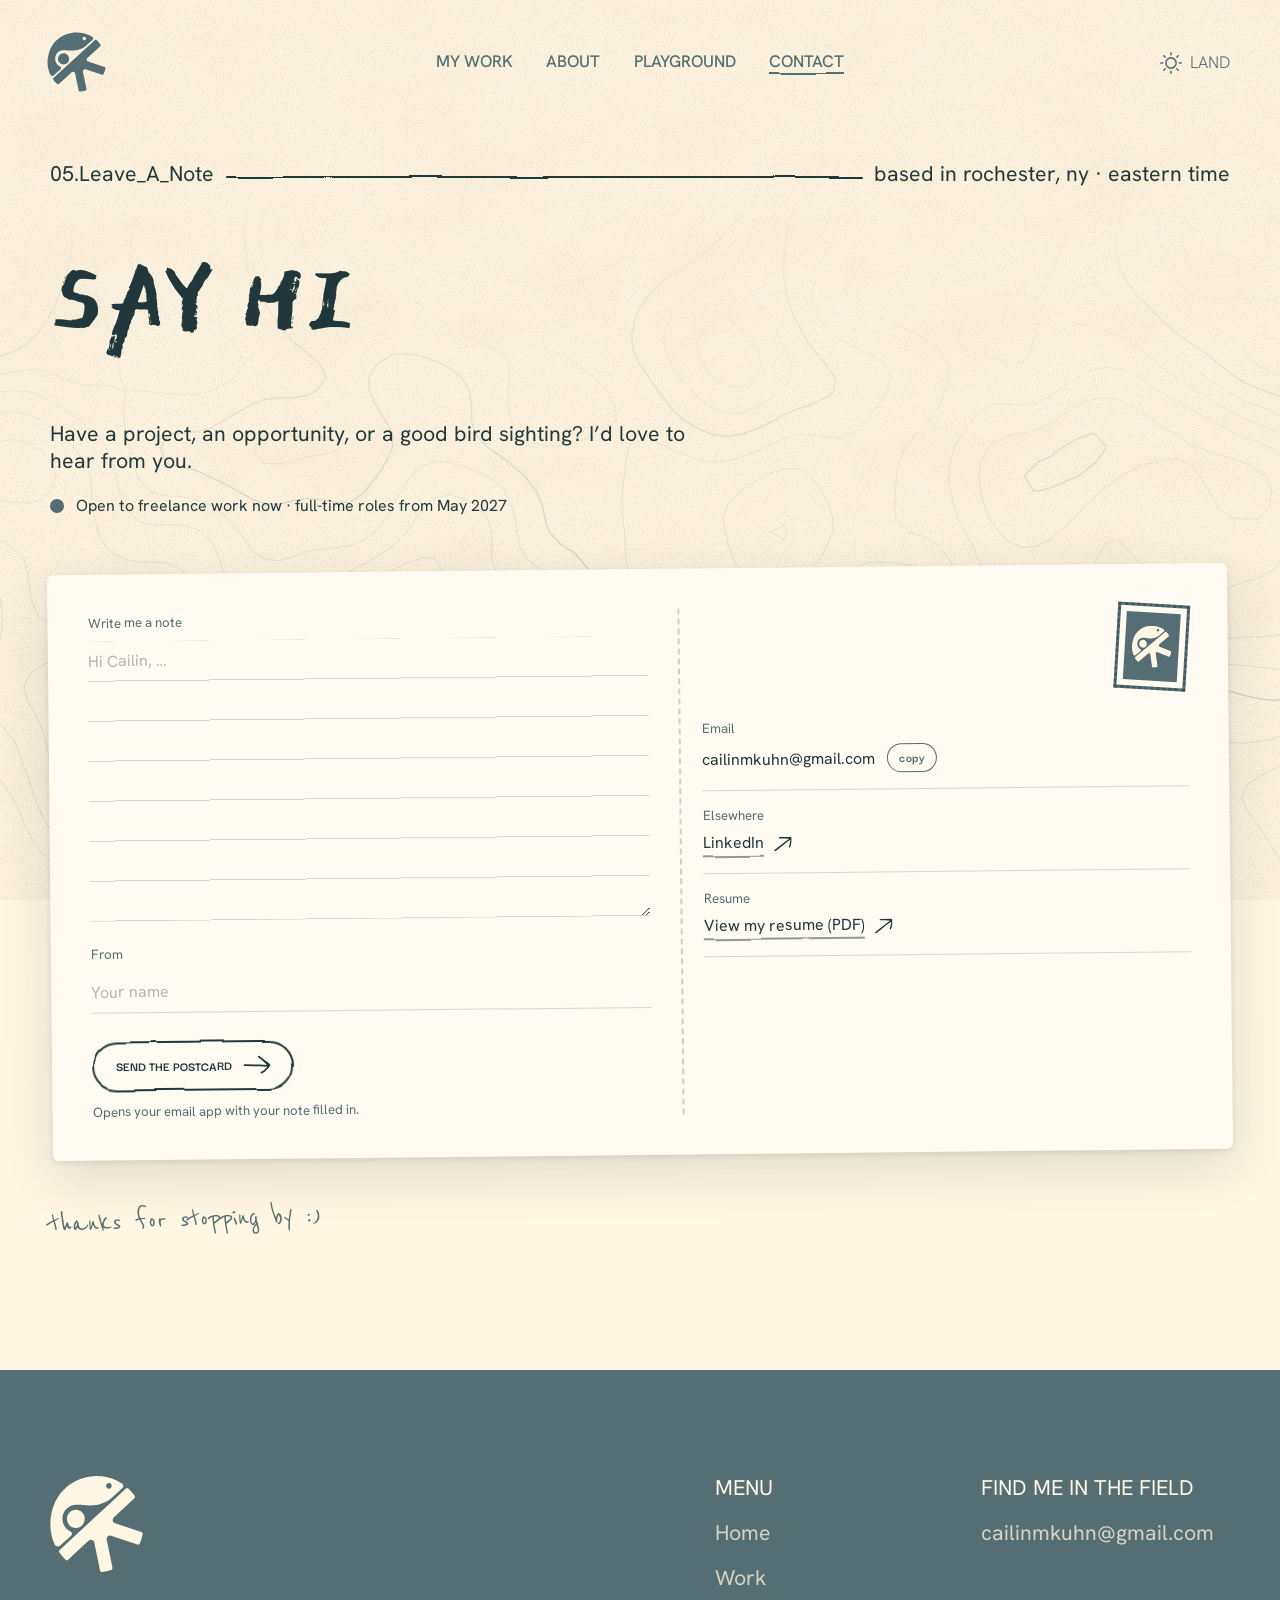
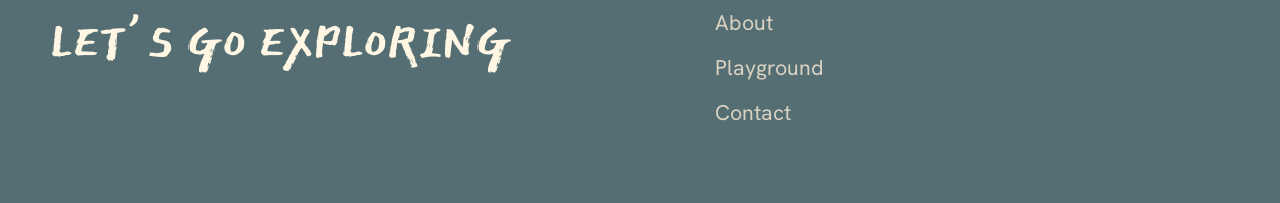
<file: contact.html>
<!doctype html>
<html lang="en">
<head>
  <meta charset="utf-8">
  <meta name="viewport" content="width=device-width, initial-scale=1">
  <title>Contact — Cailin Kuhn</title>
  <meta name="description" content="Cailin Kuhn Portfolio.">
  <script>
    // Apply saved/system theme before paint to avoid a flash.
    (function () {
      var t = null;
      try { t = localStorage.getItem('theme'); } catch (e) {}
      if (!t) t = matchMedia('(prefers-color-scheme: dark)').matches ? 'dark' : 'light';
      document.documentElement.dataset.theme = t;
    })();
  </script>
  <link rel="preconnect" href="https://fonts.googleapis.com">
  <link rel="preconnect" href="https://fonts.gstatic.com" crossorigin>
  <link href="https://fonts.googleapis.com/css2?family=Darker+Grotesque:wght@700&family=East+Sea+Dokdo&family=Hanken+Grotesk:wght@300;400;500;700&family=IBM+Plex+Mono:wght@400&family=Reenie+Beanie&display=swap" rel="stylesheet">
  <link rel="icon" type="image/svg+xml" href="assets/icons/logo-header-dark.svg" media="(prefers-color-scheme: light)">
  <link rel="icon" type="image/svg+xml" href="assets/icons/logo-header-light.svg" media="(prefers-color-scheme: dark)">
  <link rel="stylesheet" href="css/styles.css">
</head>
<body>
  <a class="skip-link" href="#main">Skip to content</a>

  <header class="site-header wrap">
    <a class="site-header__logo" href="index.html" aria-label="Cailin Kuhn — home">
      <img class="logo logo--light" src="assets/icons/logo-header-dark.svg" width="98" height="99" alt="">
      <img class="logo logo--dark" src="assets/icons/logo-header-light.svg" width="98" height="99" alt="">
    </a>
    <nav class="site-nav" aria-label="Primary">
      <a href="work.html">MY WORK</a>
      <a href="about.html">ABOUT</a>
      <a href="playground.html">PLAYGROUND</a>
      <a href="contact.html" aria-current="page">CONTACT</a>
    </nav>
    <button class="theme-toggle" type="button" aria-label="Toggle color theme" data-label-light="LAND" data-label-dark="SEA">
      <span class="theme-toggle__icon" aria-hidden="true"><span class="icon icon--sun"></span><span class="icon icon--moon"></span></span>
      <span class="theme-toggle__label">LAND</span>
    </button>
  </header>

  <main id="main">
    <!-- Contact: land = a postcard, sea = a signal transmission. js/contact.js -->
    <article class="contact section--page-top wrap" aria-labelledby="contact-title">
      <div class="label-row">
        <p class="label">05.<span class="light-only">Leave_A_Note</span><span class="dark-only">Send_Signal</span></p>
        <span class="rule" aria-hidden="true"></span>
        <p class="label label--end">based in rochester, ny · eastern time</p>
      </div>
      <h1 class="display display--section display--tight" id="contact-title"><span class="light-only">SAY HI</span><span class="dark-only">SEND A SIGNAL</span></h1>

      <div class="contact__intro">
        <p class="contact__lede">Have a project, an opportunity, or <span class="light-only">a good bird sighting</span><span class="dark-only">a sea creature you think is underrated</span>? I’d love to hear from you.</p>
        <p class="status__availability"><span class="status__dot" aria-hidden="true"></span><span>Open to freelance work now · full-time roles from May 2027</span></p>
      </div>

      <!-- The card: write a note on the left, details on the right. "Send" opens the visitor's own
           email app with the note filled in, so there's no form service to run. -->
      <div class="postcard">
        <form class="postcard__note" id="note-form">
          <label class="postcard__label" for="note-message"><span class="light-only">Write me a note</span><span class="dark-only">Compose a transmission</span></label>
          <textarea class="postcard__message" id="note-message" name="message" rows="7" placeholder="Hi Cailin, …"></textarea>
          <label class="postcard__label" for="note-name">From</label>
          <input class="postcard__from" id="note-name" name="name" type="text" autocomplete="name" placeholder="Your name">
          <button class="pill-button pill-button--small" type="submit">
            <span class="pill-button__label"><span class="light-only">SEND THE POSTCARD</span><span class="dark-only">SEND THE SIGNAL</span></span>
            <span class="pill-button__arrow" aria-hidden="true"><span class="icon icon--arrow"></span></span>
          </button>
          <p class="postcard__hint">Opens your email app with your note filled in.</p>
        </form>

        <div class="postcard__address">
          <div class="postcard__stamp" aria-hidden="true">
            <img class="logo--light" src="assets/icons/logo-footer-light.svg" width="140" height="144" alt="">
            <img class="logo--dark" src="assets/icons/logo-header-light.svg" width="98" height="99" alt="">
          </div>
          <dl class="postcard__lines">
            <div>
              <dt>Email</dt>
              <dd>
                <a href="mailto:cailinmkuhn@gmail.com">cailinmkuhn@gmail.com</a>
                <button type="button" class="copy-button" data-copy="cailinmkuhn@gmail.com"><span class="copy-button__label">copy</span></button>
              </dd>
            </div>
            <div>
              <dt>Elsewhere</dt>
              <dd><a class="text-link" href="https://www.linkedin.com/in/cailin-kuhn-6b2602256" target="_blank" rel="noopener"><span class="text-link__label">LinkedIn</span><span class="icon icon--arrow" aria-hidden="true"></span></a></dd>
            </div>
            <div>
              <dt>Resume</dt>
              <dd><a class="text-link" href="assets/documents/KuhnResume.pdf" target="_blank" rel="noopener"><span class="text-link__label">View my resume (PDF)</span><span class="icon icon--arrow" aria-hidden="true"></span></a></dd>
            </div>
          </dl>
        </div>
      </div>

      <p class="contact__signoff" aria-hidden="true"><span class="light-only">thanks for stopping by :)</span><span class="dark-only">signal received. thanks for diving in :)</span></p>
    </article>
  </main>

  <footer class="site-footer" id="contact">
    <div class="site-footer__inner wrap">
      <div class="site-footer__brand">
        <a class="site-footer__home" href="index.html" aria-label="Cailin Kuhn — home">
          <img class="site-footer__logo logo--light" src="assets/icons/logo-footer-light.svg" width="140" height="144" alt="">
          <img class="site-footer__logo logo--dark" src="assets/icons/logo-footer-dark.svg" width="140" height="144" alt="">
        </a>
        <p class="site-footer__tagline">LET<span class="apos">’</span>S GO EXPLORING</p>
      </div>
      <nav class="footer-col" aria-labelledby="footer-menu">
        <h2 class="footer-col__title" id="footer-menu">MENU</h2>
        <ul role="list">
          <li><a href="index.html">Home</a></li>
          <li><a href="work.html">Work</a></li>
          <li><a href="about.html">About</a></li>
          <li><a href="playground.html">Playground</a></li>
          <li><a href="contact.html">Contact</a></li>
        </ul>
      </nav>
      <div class="footer-col">
        <h2 class="footer-col__title"><span class="light-only">FIND ME IN THE FIELD</span><span class="dark-only">SEND A SIGNAL</span></h2>
        <ul role="list">
          <li><a href="mailto:cailinmkuhn@gmail.com">cailinmkuhn@gmail.com</a></li>
        </ul>
      </div>
    </div>
  </footer>

  <script src="js/main.js"></script>
  <script src="js/cursor.js"></script>
  <script src="js/snow.js"></script>
  <script src="js/contours.js"></script>
  <script src="js/contact.js"></script>
</body>
</html>
</file>
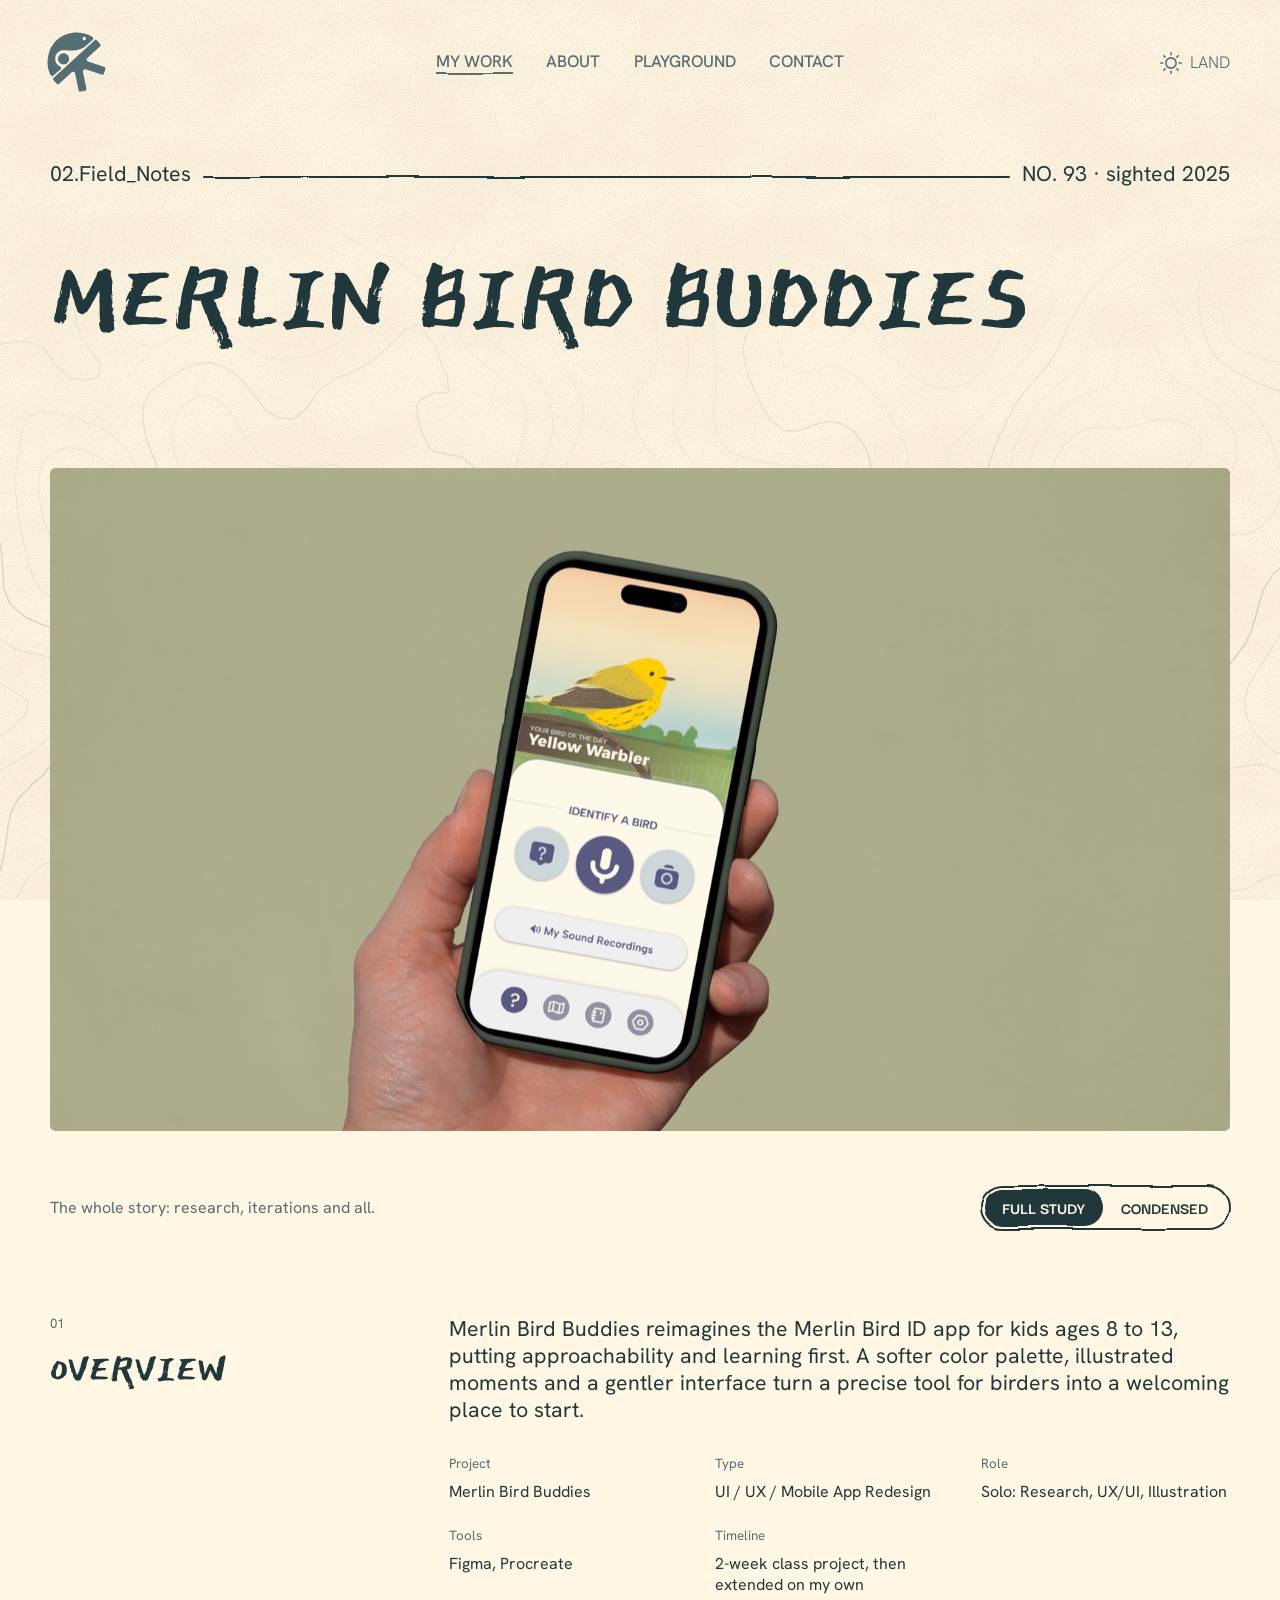
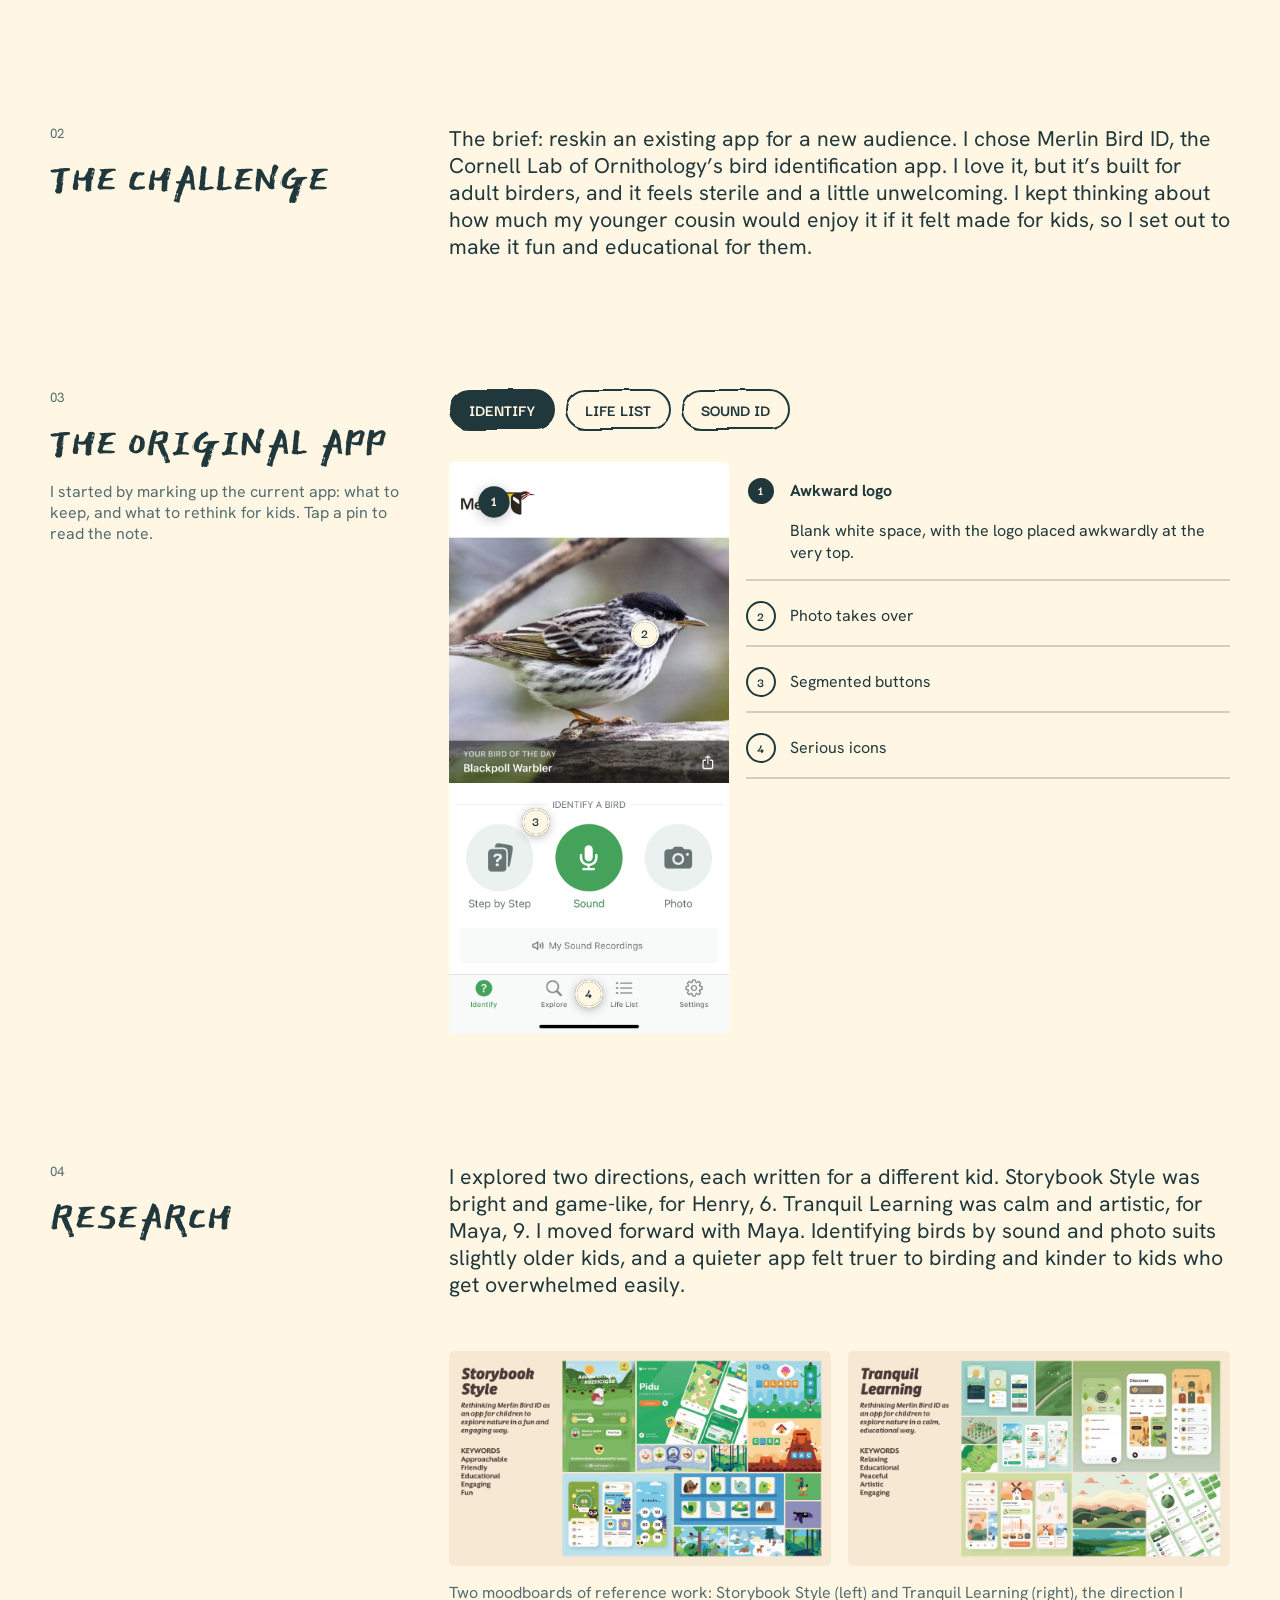
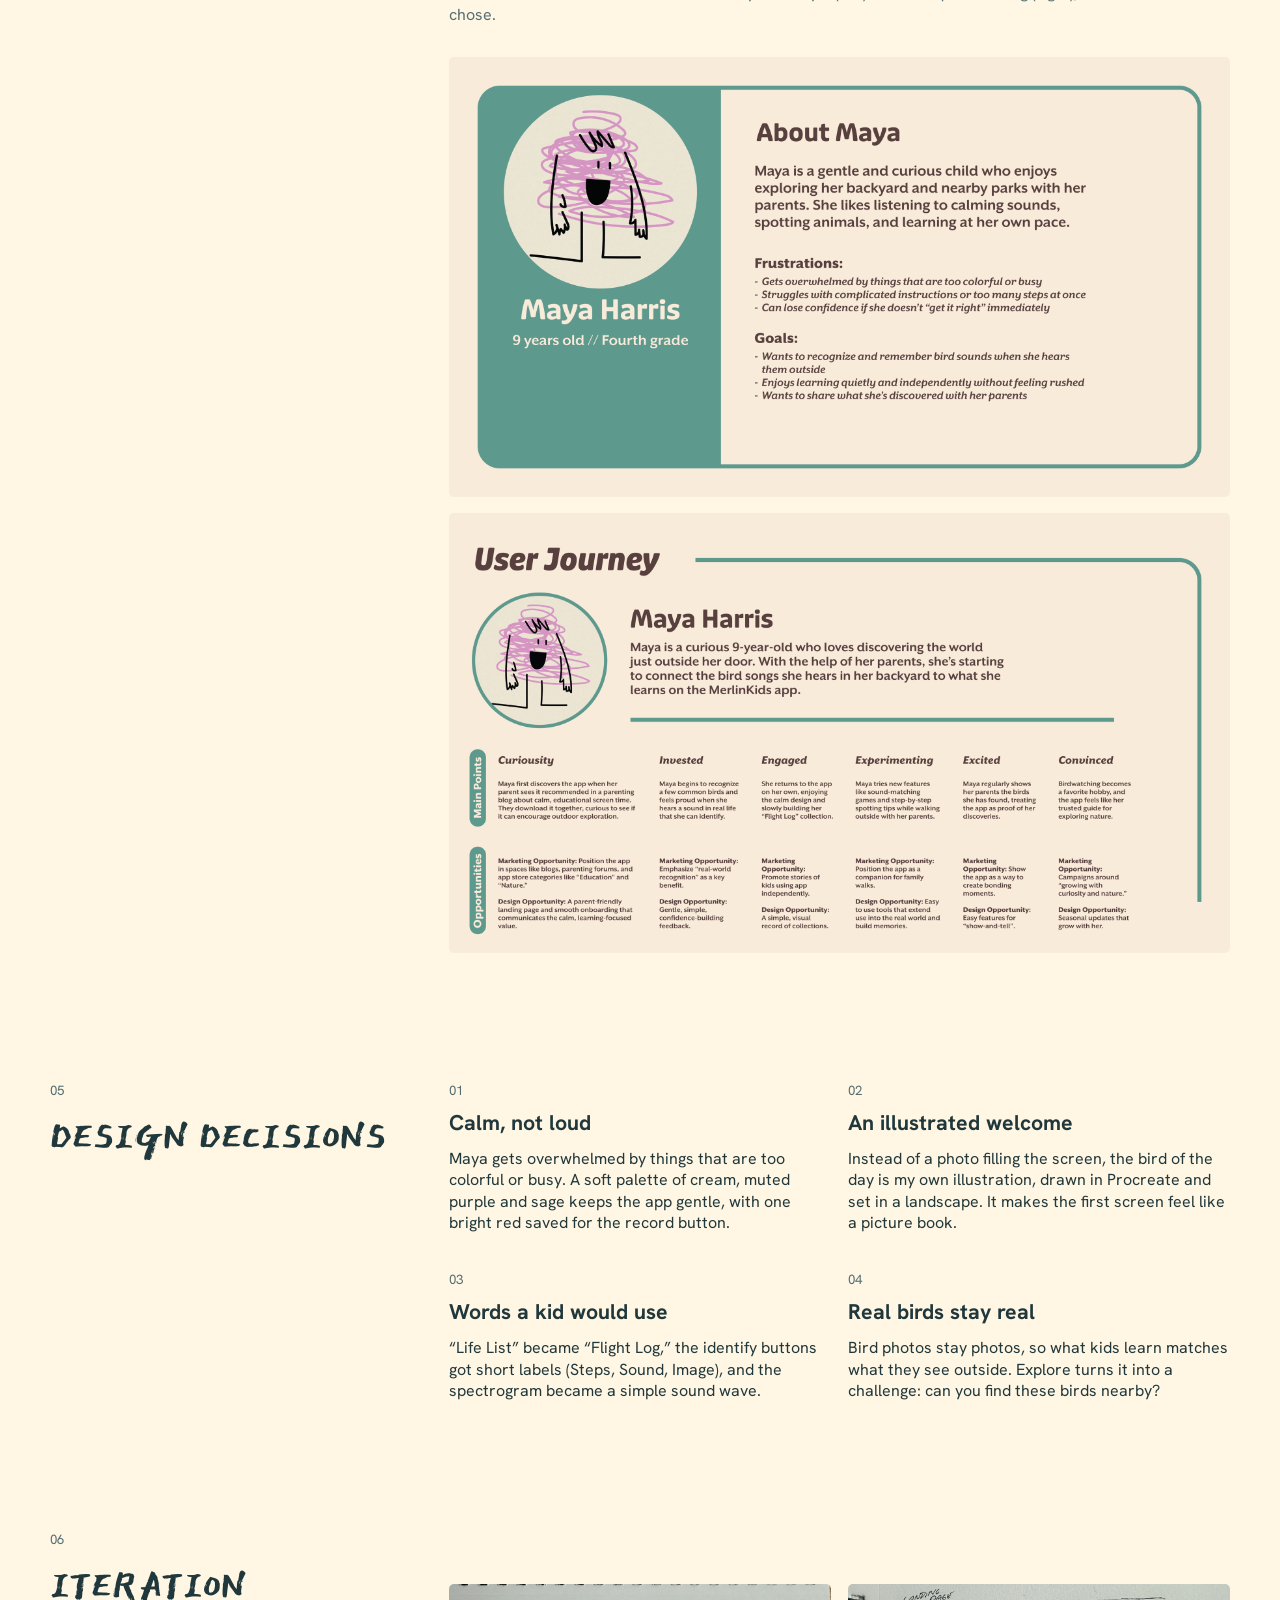
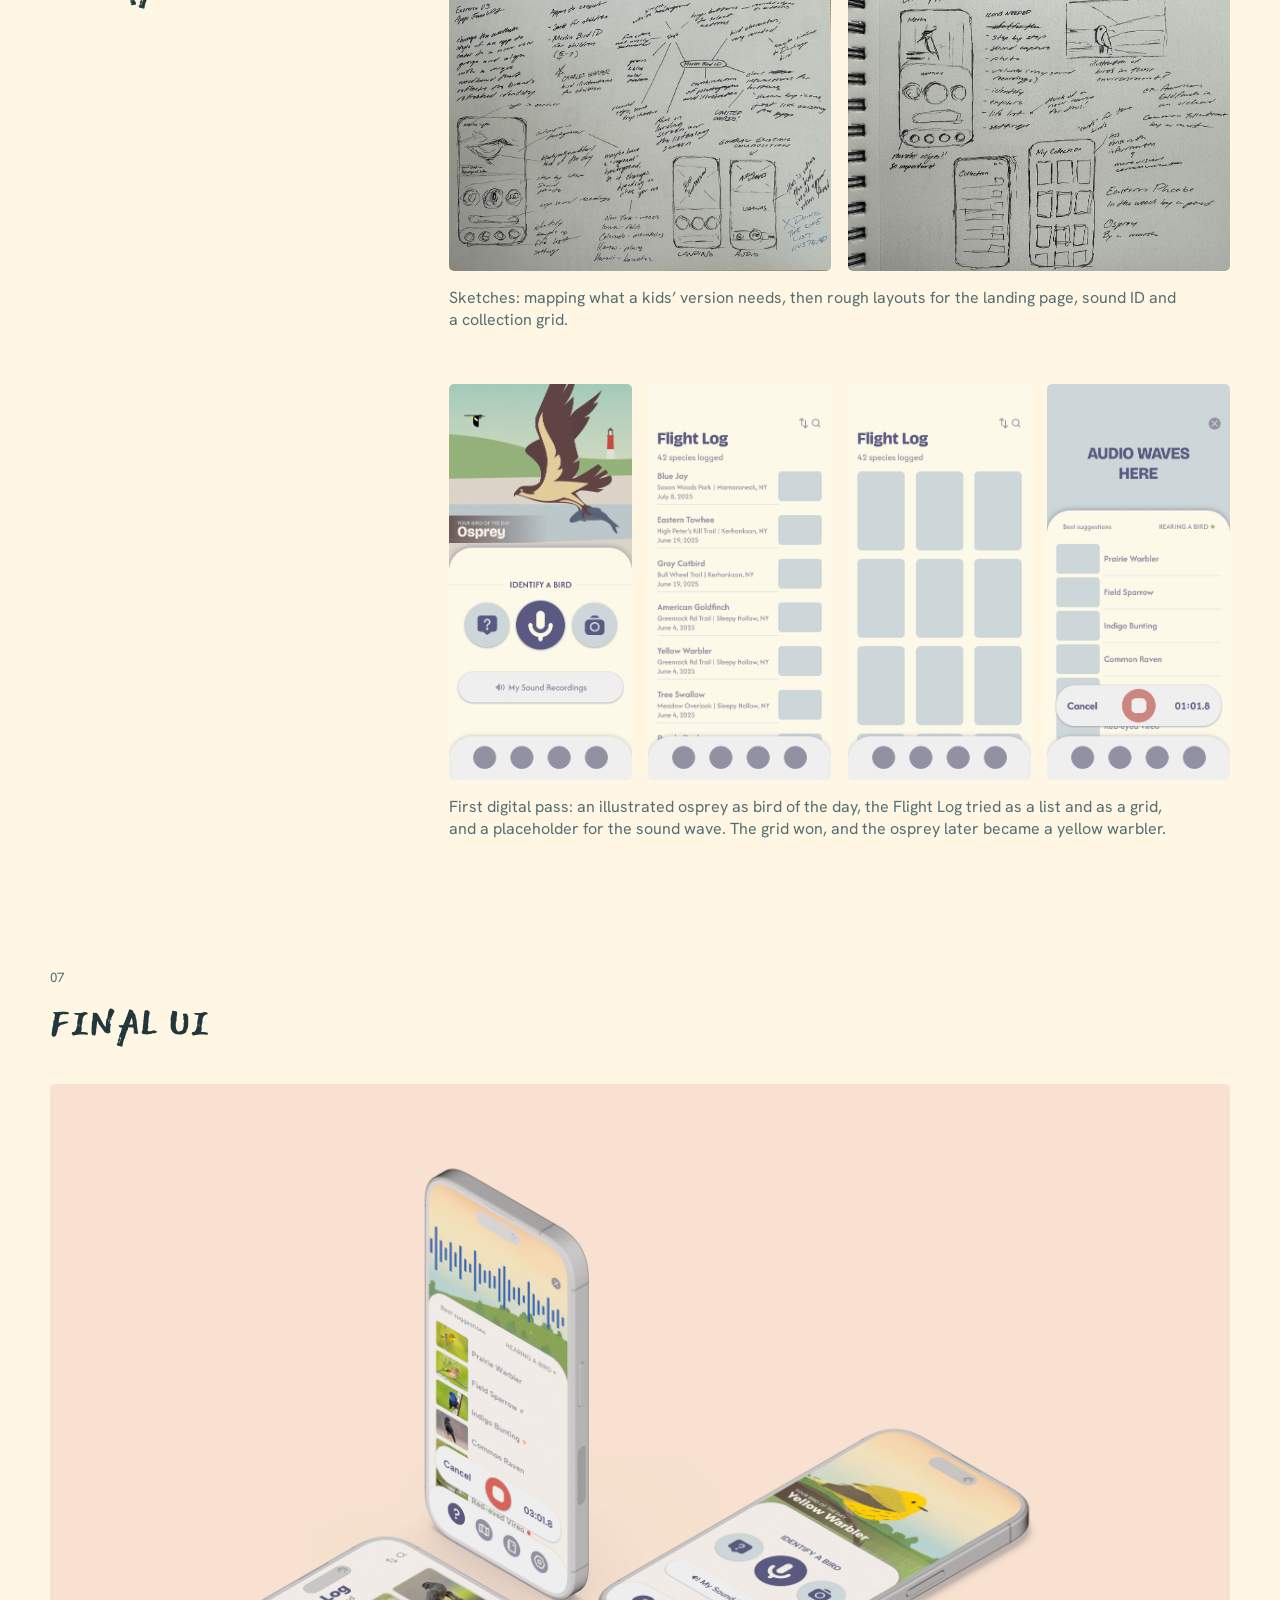
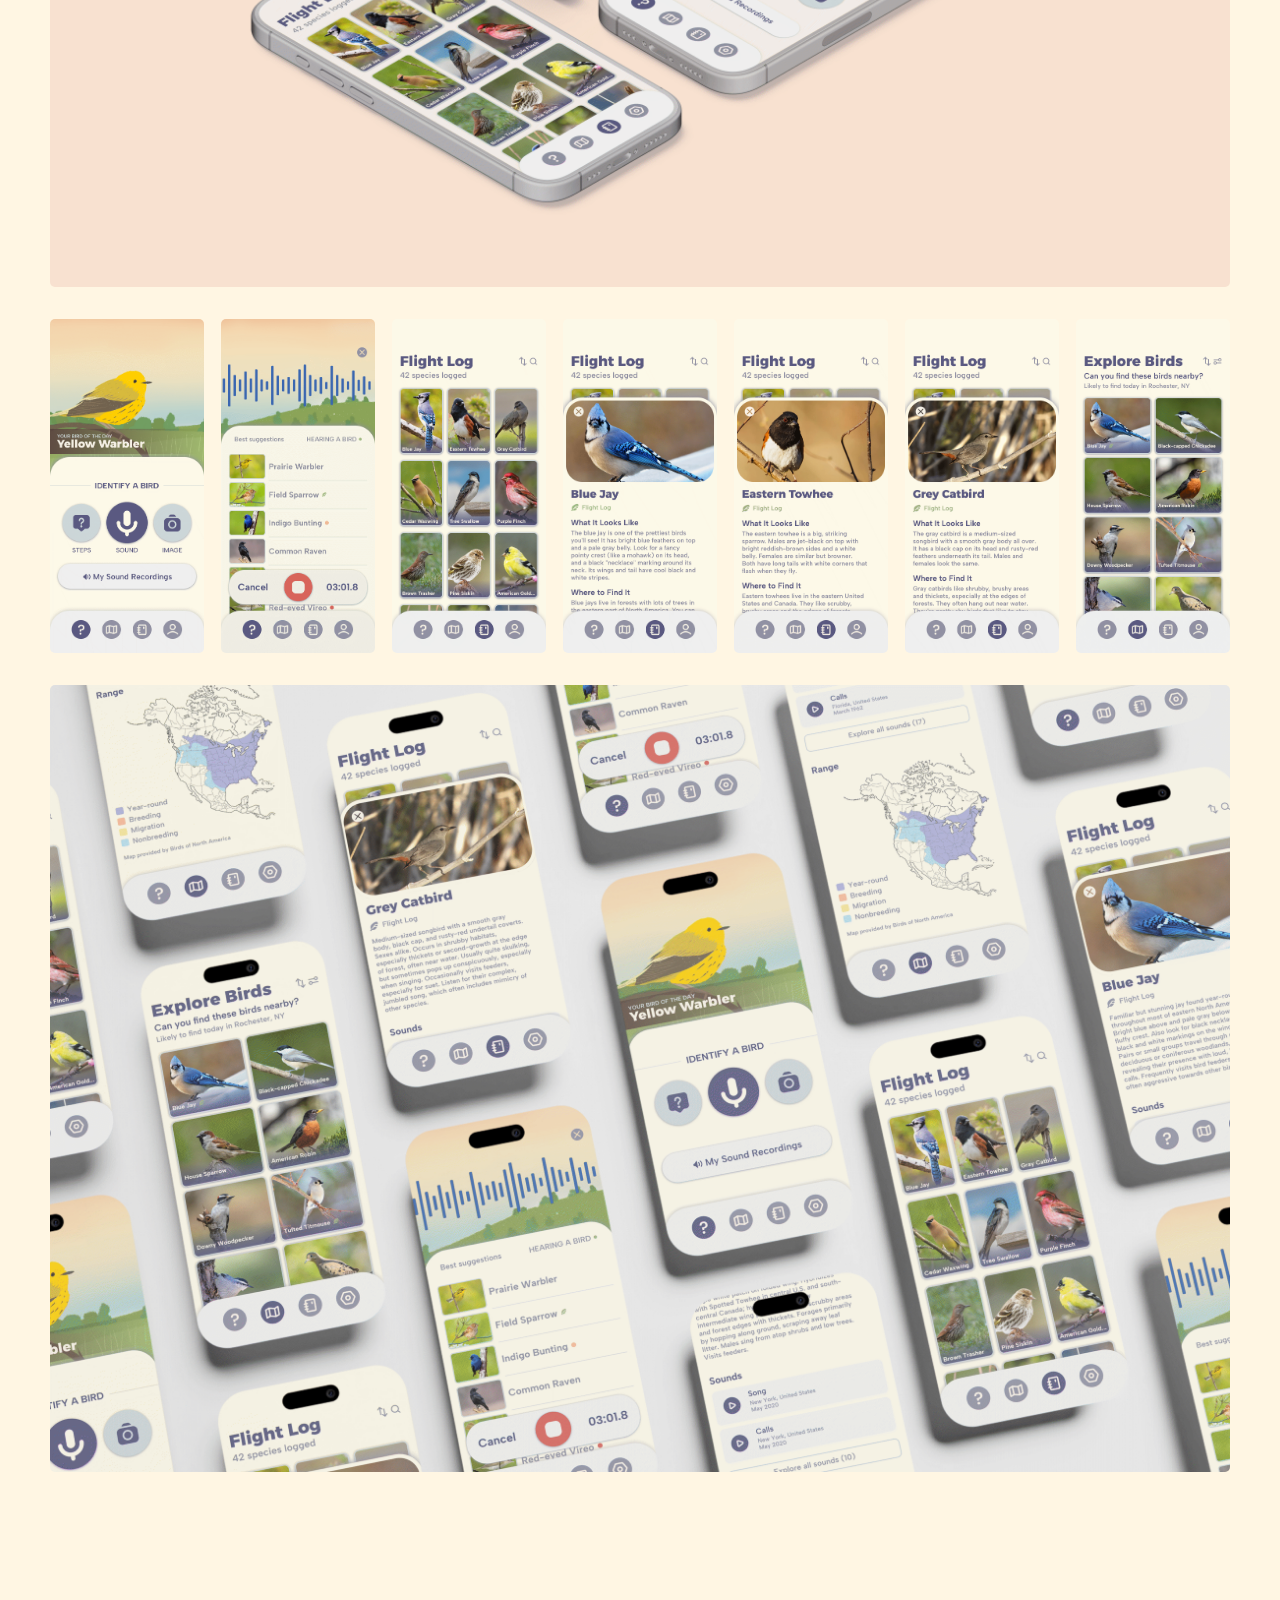
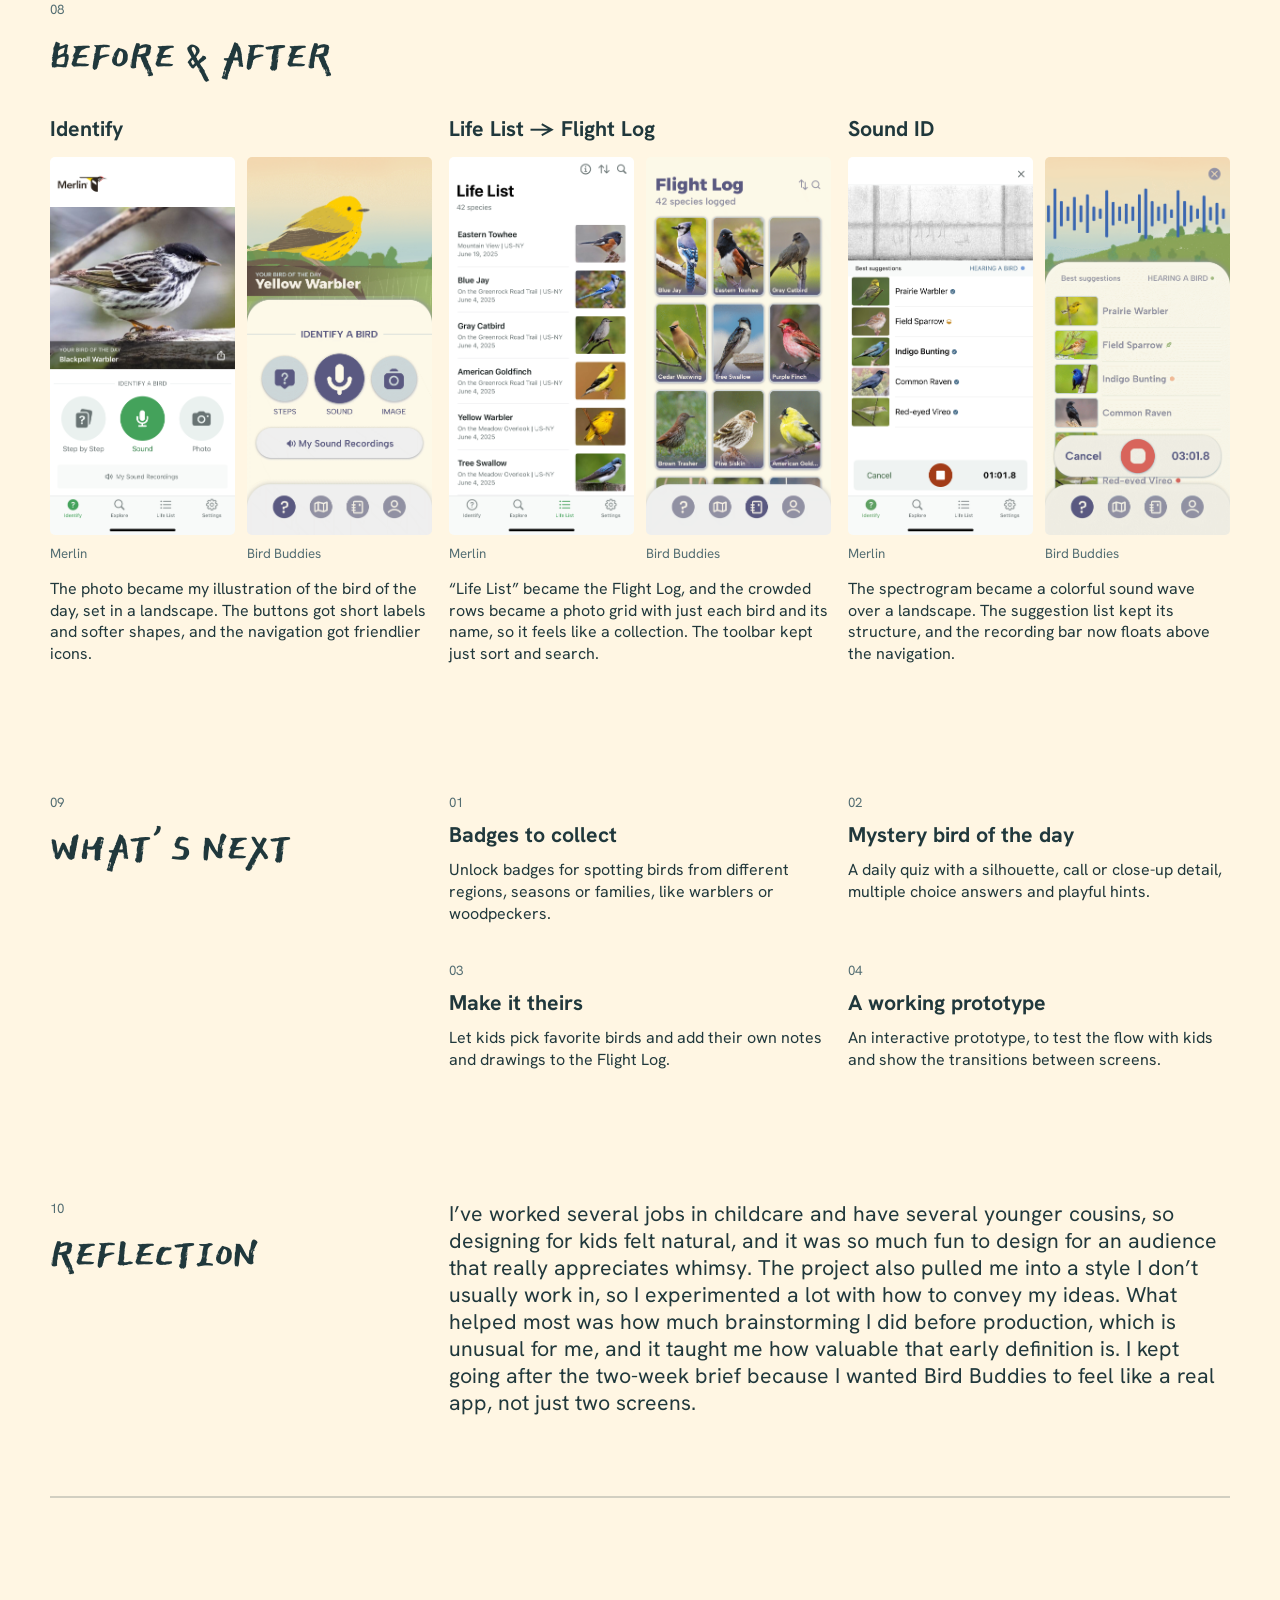
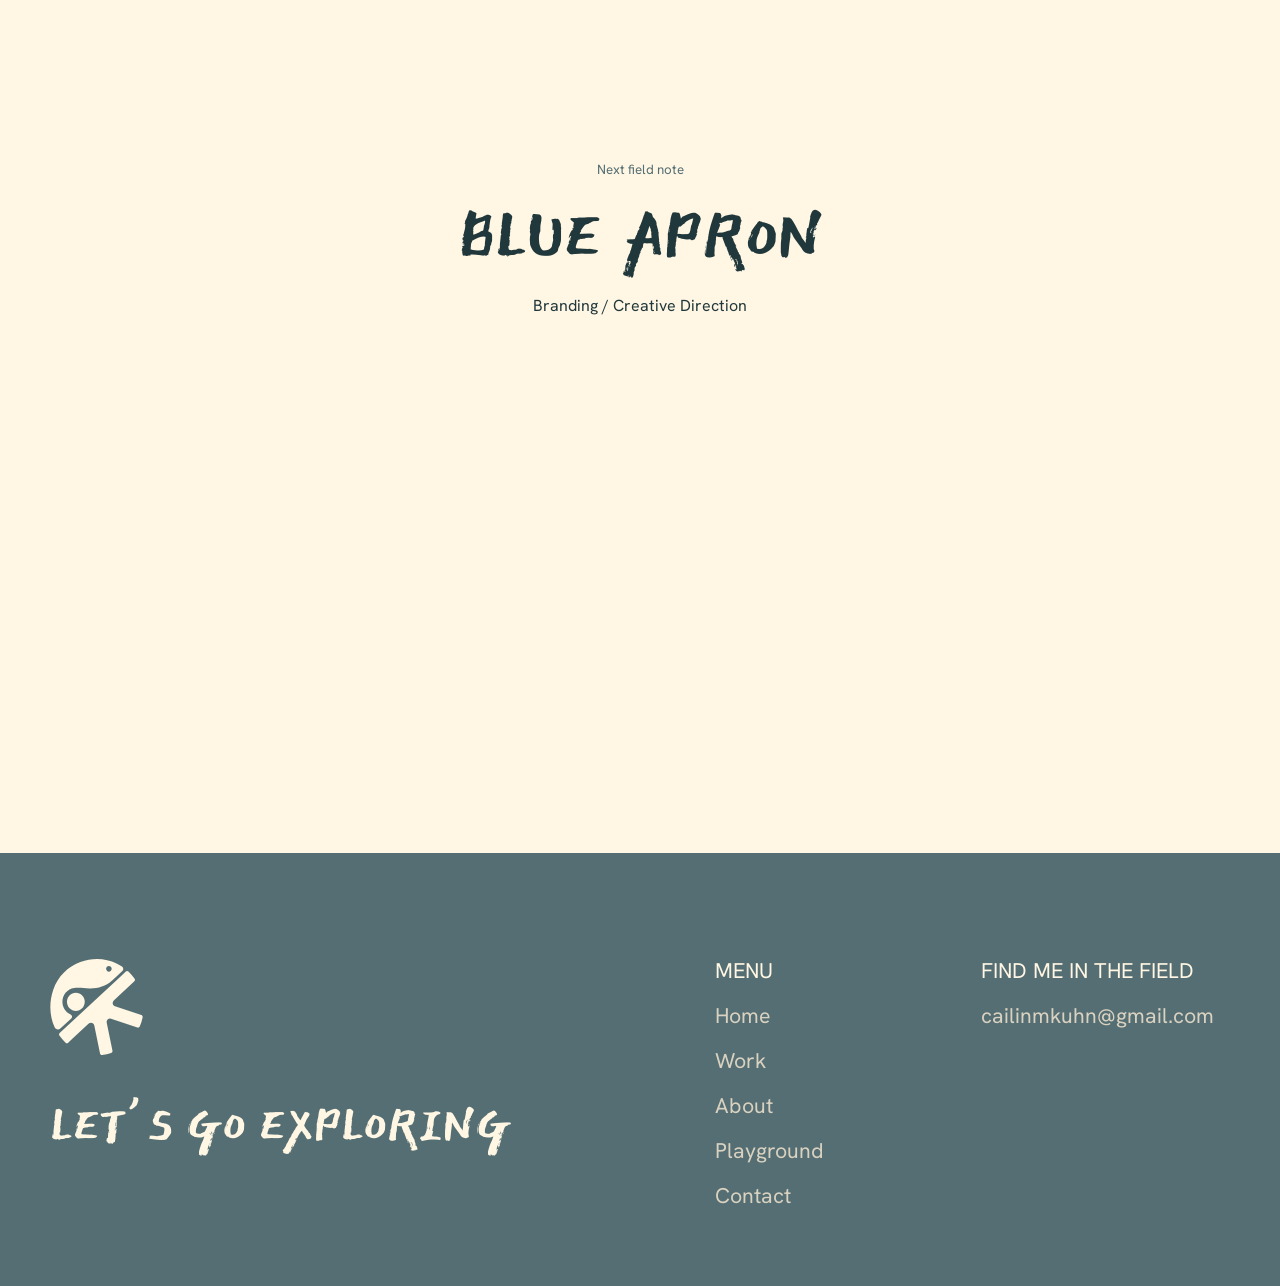
<file: merlin-bird-buddies.html>
<!doctype html>
<html lang="en">
<head>
  <meta charset="utf-8">
  <meta name="viewport" content="width=device-width, initial-scale=1">
  <title>Merlin Bird Buddies — Cailin Kuhn</title>
  <meta name="description" content="Cailin Kuhn Portfolio.">
  <script>
    // Apply saved/system theme before paint to avoid a flash.
    (function () {
      var t = null;
      try { t = localStorage.getItem('theme'); } catch (e) {}
      if (!t) t = matchMedia('(prefers-color-scheme: dark)').matches ? 'dark' : 'light';
      document.documentElement.dataset.theme = t;
    })();
  </script>
  <link rel="preconnect" href="https://fonts.googleapis.com">
  <link rel="preconnect" href="https://fonts.gstatic.com" crossorigin>
  <link href="https://fonts.googleapis.com/css2?family=Darker+Grotesque:wght@700&family=East+Sea+Dokdo&family=Hanken+Grotesk:wght@300;400;500;700&family=IBM+Plex+Mono:wght@400&family=Reenie+Beanie&display=swap" rel="stylesheet">
  <link rel="icon" type="image/svg+xml" href="assets/icons/logo-header-dark.svg" media="(prefers-color-scheme: light)">
  <link rel="icon" type="image/svg+xml" href="assets/icons/logo-header-light.svg" media="(prefers-color-scheme: dark)">
  <link rel="stylesheet" href="css/styles.css">
</head>
<body>
  <a class="skip-link" href="#main">Skip to content</a>

  <header class="site-header wrap">
    <a class="site-header__logo" href="index.html" aria-label="Cailin Kuhn — home">
      <img class="logo logo--light" src="assets/icons/logo-header-dark.svg" width="98" height="99" alt="">
      <img class="logo logo--dark" src="assets/icons/logo-header-light.svg" width="98" height="99" alt="">
    </a>
    <nav class="site-nav" aria-label="Primary">
      <a href="work.html" aria-current="page">MY WORK</a>
      <a href="about.html">ABOUT</a>
      <a href="playground.html">PLAYGROUND</a>
      <a href="contact.html">CONTACT</a>
    </nav>
    <button class="theme-toggle" type="button" aria-label="Toggle color theme" data-label-light="LAND" data-label-dark="SEA">
      <span class="theme-toggle__icon" aria-hidden="true"><span class="icon icon--sun"></span><span class="icon icon--moon"></span></span>
      <span class="theme-toggle__label">LAND</span>
    </button>
  </header>

  <main id="main">
    <!-- Case study: Merlin Bird Buddies -->
    <article class="case section--page-top wrap" aria-labelledby="case-title" data-case-view="full">
      <div class="label-row">
        <p class="label"><a href="work.html">02.<span class="light-only">Field_Notes</span><span class="dark-only">Sample_Log</span></a></p>
        <span class="rule" aria-hidden="true"></span>
        <p class="label label--end">NO. 93 · <span class="light-only">sighted</span><span class="dark-only">logged</span> 2025</p>
      </div>
      <h1 class="display display--section display--tight" id="case-title">MERLIN BIRD BUDDIES</h1>

      <figure class="case__hero">
        <img src="assets/images/bird-buddies/merlin-bird-buddies.jpg" width="1600" height="1066" alt="A hand holding a phone open to Bird Buddies: an illustrated yellow warbler as the bird of the day above the Identify a Bird buttons" data-zoom>
      </figure>

      <!-- Full / condensed switch (js/case.js). Sections marked data-only show in one view. -->
      <div class="case-view">
        <p class="case-view__hint"><span data-only="full">The whole story: research, iterations and all.</span><span data-only="condensed">The short version, in five stops.</span></p>
        <div class="case-view__switch" role="group" aria-label="Case study length">
          <button type="button" data-view="full" aria-pressed="true">FULL STUDY</button>
          <button type="button" data-view="condensed" aria-pressed="false">CONDENSED</button>
        </div>
      </div>

      <!-- Overview (both views) -->
      <section class="case-section" aria-labelledby="cs-overview">
        <header class="case-section__head">
          <h2 class="case-section__title" id="cs-overview">OVERVIEW</h2>
        </header>
        <div class="case-section__body">
          <p class="case__description">Merlin Bird Buddies reimagines the Merlin Bird ID app for kids ages 8 to 13, putting approachability and learning first. A softer color palette, illustrated moments and a gentler interface turn a precise tool for birders into a welcoming place to start.</p>
          <dl class="case__facts case__facts--grid">
            <div><dt>Project</dt><dd>Merlin Bird Buddies</dd></div>
            <div><dt>Type</dt><dd>UI / UX / Mobile App Redesign</dd></div>
            <div><dt>Role</dt><dd>Solo: Research, UX/UI, Illustration</dd></div>
            <div><dt>Tools</dt><dd>Figma, Procreate</dd></div>
            <div><dt>Timeline</dt><dd>2-week class project, then extended on my own</dd></div>
          </dl>
        </div>
      </section>

      <!-- The Challenge (full) -->
      <section class="case-section" data-only="full" aria-labelledby="cs-challenge">
        <header class="case-section__head">
          <h2 class="case-section__title" id="cs-challenge">THE CHALLENGE</h2>
        </header>
        <div class="case-section__body">
          <p class="case__description">The brief: reskin an existing app for a new audience. I chose Merlin Bird ID, the Cornell Lab of Ornithology’s bird identification app. I love it, but it’s built for adult birders, and it feels sterile and a little unwelcoming. I kept thinking about how much my younger cousin would enjoy it if it felt made for kids, so I set out to make it fun and educational for them.</p>
        </div>
      </section>

      <!-- Approach (condensed) -->
      <section class="case-section" data-only="condensed" aria-labelledby="cs-approach">
        <header class="case-section__head">
          <h2 class="case-section__title" id="cs-approach">APPROACH</h2>
        </header>
        <div class="case-section__body">
          <dl class="case__facts case__facts--stack">
            <div><dt>Problem</dt><dd>Merlin Bird ID is a great tool, but it’s built for adult birders: sterile, precise and unwelcoming to kids.</dd></div>
            <div><dt>Audience</dt><dd>Kids ages 8 to 13, like Maya, 9, who loves exploring her backyard but gets overwhelmed by busy screens.</dd></div>
            <div><dt>Design decisions</dt><dd>
              <ol class="decisions decisions--stack" role="list">
                <li class="decision"><span class="decision__num" aria-hidden="true">01</span><h3 class="decision__title">Calm, not loud</h3><p class="decision__text">A soft palette of cream, muted purple and sage keeps the app gentle, with one bright red saved for the record button.</p></li>
                <li class="decision"><span class="decision__num" aria-hidden="true">02</span><h3 class="decision__title">An illustrated welcome</h3><p class="decision__text">The bird of the day is my own illustration, set in a landscape, instead of a photo that fills the screen.</p></li>
                <li class="decision"><span class="decision__num" aria-hidden="true">03</span><h3 class="decision__title">Words a kid would use</h3><p class="decision__text">“Life List” became “Flight Log,” the identify buttons got short labels, and the spectrogram became a simple sound wave.</p></li>
                <li class="decision"><span class="decision__num" aria-hidden="true">04</span><h3 class="decision__title">Real birds stay real</h3><p class="decision__text">Bird photos stay photos, so what kids learn in the app matches what they see outside.</p></li>
              </ol>
            </dd></div>
          </dl>
        </div>
      </section>

      <!-- The original app (full): Merlin's screens with pins, one tab per screen. The redesign waits for Before & After. -->
      <section class="case-section" data-only="full" aria-labelledby="cs-audit">
        <header class="case-section__head">
          <h2 class="case-section__title" id="cs-audit">THE ORIGINAL APP</h2>
          <p class="case-section__q">I started by marking up the current app: what to keep, and what to rethink for kids. Tap a pin to read the note.</p>
        </header>
        <div class="case-section__body">
          <div class="versions__tabs" role="tablist" aria-label="Merlin screens">
            <button type="button" role="tab" id="tab-identify" aria-controls="panel-identify" aria-selected="true">IDENTIFY</button>
            <button type="button" role="tab" id="tab-lifelist" aria-controls="panel-lifelist" aria-selected="false" tabindex="-1">LIFE LIST</button>
            <button type="button" role="tab" id="tab-sound" aria-controls="panel-sound" aria-selected="false" tabindex="-1">SOUND ID</button>
          </div>

          <div class="versions__panel" role="tabpanel" id="panel-identify" aria-labelledby="tab-identify">
            <div class="annotated annotated--phone">
              <figure class="annotated__screen">
                <img src="assets/images/bird-buddies/merlin-original-landing.png" width="393" height="802" alt="Merlin’s original Identify screen: the Merlin logo, a large photo of a blackpoll warbler as bird of the day, and Step by Step, Sound and Photo buttons" loading="lazy" data-zoom>
                <button type="button" class="pin" style="--x: 16%; --y: 7%" data-note="1" aria-label="Note 1: Awkward logo">1</button>
                <button type="button" class="pin" style="--x: 70%; --y: 30%" data-note="2" aria-label="Note 2: Photo takes over">2</button>
                <button type="button" class="pin" style="--x: 31%; --y: 63%" data-note="3" aria-label="Note 3: Segmented buttons">3</button>
                <button type="button" class="pin" style="--x: 50%; --y: 93%" data-note="4" aria-label="Note 4: Serious icons">4</button>
              </figure>
              <ol class="annotated__notes" role="list">
                <li class="note" data-note="1"><button type="button" class="note__btn"><span class="note__num">1</span><span class="note__title">Awkward logo</span></button><p class="note__text">Blank white space, with the logo placed awkwardly at the very top.</p></li>
                <li class="note" data-note="2"><button type="button" class="note__btn"><span class="note__num">2</span><span class="note__title">Photo takes over</span></button><p class="note__text">The bird of the day photo fills most of the screen. Could it be smaller, illustrated, maybe even interactive?</p></li>
                <li class="note" data-note="3"><button type="button" class="note__btn"><span class="note__num">3</span><span class="note__title">Segmented buttons</span></button><p class="note__text">The large buttons work, but the composition feels disjointed and segmented.</p></li>
                <li class="note" data-note="4"><button type="button" class="note__btn"><span class="note__num">4</span><span class="note__title">Serious icons</span></button><p class="note__text">The navigation icons could be more fun and playful for a younger audience.</p></li>
              </ol>
            </div>
          </div>

          <div class="versions__panel" role="tabpanel" id="panel-lifelist" aria-labelledby="tab-lifelist" hidden>
            <div class="annotated annotated--phone">
              <figure class="annotated__screen">
                <img src="assets/images/bird-buddies/merlin-original-lifelist.png" width="393" height="802" alt="Merlin’s original Life List: a text list of 42 species with small photos, places and dates" loading="lazy" data-zoom>
                <button type="button" class="pin" style="--x: 30%; --y: 9%" data-note="5" aria-label="Note 5: A dry title">5</button>
                <button type="button" class="pin" style="--x: 83%; --y: 4%" data-note="6" aria-label="Note 6: Too many controls">6</button>
                <button type="button" class="pin" style="--x: 60%; --y: 34%" data-note="7" aria-label="Note 7: Crowded rows">7</button>
              </figure>
              <ol class="annotated__notes" role="list">
                <li class="note" data-note="5"><button type="button" class="note__btn"><span class="note__num">5</span><span class="note__title">A dry title</span></button><p class="note__text">“Life List” is a bit boring, and could be confusing for kids. Ideas: My Birds, My Sightings, Bird Book, Flight Log, Pecking Order.</p></li>
                <li class="note" data-note="6"><button type="button" class="note__btn"><span class="note__num">6</span><span class="note__title">Too many controls</span></button><p class="note__text">The toolbar could be simpler. Does it need the info button?</p></li>
                <li class="note" data-note="7"><button type="button" class="note__btn"><span class="note__num">7</span><span class="note__title">Crowded rows</span></button><p class="note__text">The information gets dense in that little space: name, place and date are all packed into each row.</p></li>
              </ol>
            </div>
          </div>

          <div class="versions__panel" role="tabpanel" id="panel-sound" aria-labelledby="tab-sound" hidden>
            <div class="annotated annotated--phone">
              <figure class="annotated__screen">
                <img src="assets/images/bird-buddies/merlin-original-audio.png" width="393" height="802" alt="Merlin’s original Sound ID screen: a gray spectrogram above a list of suggested birds, with a recording bar at the bottom" loading="lazy" data-zoom>
                <button type="button" class="pin" style="--x: 50%; --y: 17%" data-note="8" aria-label="Note 8: Too scientific">8</button>
                <button type="button" class="pin" style="--x: 12%; --y: 43%" data-note="9" aria-label="Note 9: A good balance">9</button>
                <button type="button" class="pin" style="--x: 17%; --y: 84%" data-note="10" aria-label="Note 10: Stacked buttons">10</button>
              </figure>
              <ol class="annotated__notes" role="list">
                <li class="note" data-note="8"><button type="button" class="note__btn"><span class="note__num">8</span><span class="note__title">Too scientific</span></button><p class="note__text">The spectrogram is precise but very scientific, and a little dull for kids. It needs color and simplicity.</p></li>
                <li class="note" data-note="9"><button type="button" class="note__btn"><span class="note__num">9</span><span class="note__title">A good balance</span></button><p class="note__text">The suggestion list works really well, with a good balance between text and image. Worth keeping.</p></li>
                <li class="note" data-note="10"><button type="button" class="note__btn"><span class="note__num">10</span><span class="note__title">Stacked buttons</span></button><p class="note__text">The recording bar sits right on top of the navigation: two rows of buttons stacked together. Could that transition be easier?</p></li>
              </ol>
            </div>
          </div>
        </div>
      </section>

      <!-- Research (full) -->
      <section class="case-section" data-only="full" aria-labelledby="cs-research">
        <header class="case-section__head">
          <h2 class="case-section__title" id="cs-research">RESEARCH</h2>
        </header>
        <div class="case-section__body">
          <p class="case__description">I explored two directions, each written for a different kid. Storybook Style was bright and game-like, for Henry, 6. Tranquil Learning was calm and artistic, for Maya, 9. I moved forward with Maya. Identifying birds by sound and photo suits slightly older kids, and a quieter app felt truer to birding and kinder to kids who get overwhelmed easily.</p>
          <figure class="case-figure">
            <div class="case-grid case-grid--2">
              <img src="assets/images/bird-buddies/bb-moodboard-storybook.jpg" width="1920" height="1080" alt="Storybook Style moodboard: bright, game-like kids’ apps. Keywords: approachable, friendly, educational, engaging, fun" loading="lazy" data-zoom data-zoom-group="moodboards">
              <img src="assets/images/bird-buddies/bb-moodboard-tranquil.jpg" width="1920" height="1080" alt="Tranquil Learning moodboard: calm green apps and soft landscape illustrations. Keywords: relaxing, educational, peaceful, artistic, engaging" loading="lazy" data-zoom data-zoom-group="moodboards">
            </div>
            <figcaption class="case-figure__caption">Two moodboards of reference work: Storybook Style (left) and Tranquil Learning (right), the direction I chose.</figcaption>
          </figure>
          <div class="case-grid">
            <img src="assets/images/bird-buddies/MyaPersona.png" width="2400" height="1350" alt="User persona: Maya Harris, 9, in fourth grade. A gentle, curious child who explores her backyard and nearby parks with her parents. Frustrations: things that are too colorful or busy, complicated instructions, losing confidence when she doesn’t get it right. Goals: recognize bird sounds, learn quietly at her own pace, share discoveries with her parents." loading="lazy" data-zoom data-zoom-group="research">
            <img src="assets/images/bird-buddies/MyaJourney.png" width="2400" height="1350" alt="Maya’s user journey in six stages, Curiosity, Invested, Engaged, Experimenting, Excited and Convinced, from discovering the app with a parent to birdwatching becoming a favorite hobby, with marketing and design opportunities at each stage." loading="lazy" data-zoom data-zoom-group="research">
          </div>
        </div>
      </section>

      <!-- Design decisions (full) -->
      <section class="case-section" data-only="full" aria-labelledby="cs-decisions">
        <header class="case-section__head">
          <h2 class="case-section__title" id="cs-decisions">DESIGN DECISIONS</h2>
        </header>
        <div class="case-section__body">
          <ol class="decisions" role="list">
            <li class="decision"><span class="decision__num" aria-hidden="true">01</span><h3 class="decision__title">Calm, not loud</h3><p class="decision__text">Maya gets overwhelmed by things that are too colorful or busy. A soft palette of cream, muted purple and sage keeps the app gentle, with one bright red saved for the record button.</p></li>
            <li class="decision"><span class="decision__num" aria-hidden="true">02</span><h3 class="decision__title">An illustrated welcome</h3><p class="decision__text">Instead of a photo filling the screen, the bird of the day is my own illustration, drawn in Procreate and set in a landscape. It makes the first screen feel like a picture book.</p></li>
            <li class="decision"><span class="decision__num" aria-hidden="true">03</span><h3 class="decision__title">Words a kid would use</h3><p class="decision__text">“Life List” became “Flight Log,” the identify buttons got short labels (Steps, Sound, Image), and the spectrogram became a simple sound wave.</p></li>
            <li class="decision"><span class="decision__num" aria-hidden="true">04</span><h3 class="decision__title">Real birds stay real</h3><p class="decision__text">Bird photos stay photos, so what kids learn matches what they see outside. Explore turns it into a challenge: can you find these birds nearby?</p></li>
          </ol>
        </div>
      </section>

      <!-- Iteration (full) -->
      <section class="case-section" data-only="full" aria-labelledby="cs-iteration">
        <header class="case-section__head">
          <h2 class="case-section__title" id="cs-iteration">ITERATION</h2>
        </header>
        <div class="case-section__body">
          <figure class="case-figure">
            <div class="case-grid case-grid--2">
              <img src="assets/images/bird-buddies/bb-sketch1.png" width="550" height="413" alt="Sketchbook page: a mind map of ideas for a kids’ version of Merlin, with rough landing page and audio screen layouts" loading="lazy" data-zoom data-zoom-group="iteration">
              <img src="assets/images/bird-buddies/bb-sketch2.png" width="550" height="408" style="aspect-ratio: 550 / 413; object-fit: cover" alt="Sketchbook page: landing page layout with an illustrated bird, notes on icons, and collection grid layouts" loading="lazy" data-zoom data-zoom-group="iteration">
            </div>
            <figcaption class="case-figure__caption">Sketches: mapping what a kids’ version needs, then rough layouts for the landing page, sound ID and a collection grid.</figcaption>
          </figure>
          <figure class="case-figure">
            <div class="case-grid case-grid--4">
              <img src="assets/images/bird-buddies/bb-early-landing.png" width="393" height="852" alt="First pass at Identify: an illustrated osprey catching a fish as the bird of the day, with gray placeholder navigation" loading="lazy" data-zoom data-zoom-group="iteration">
              <img src="assets/images/bird-buddies/bb-early-flightlog-list.png" width="393" height="852" alt="First pass at the Flight Log as a list of birds with places and dates, and gray photo placeholders" loading="lazy" data-zoom data-zoom-group="iteration">
              <img src="assets/images/bird-buddies/bb-early-flightlog-grid.png" width="393" height="852" alt="First pass at the Flight Log as a grid of gray photo placeholders" loading="lazy" data-zoom data-zoom-group="iteration">
              <img src="assets/images/bird-buddies/bb-early-audio.png" width="393" height="852" alt="First pass at Sound ID: a gray block that reads Audio Waves Here above the best suggestions list" loading="lazy" data-zoom data-zoom-group="iteration">
            </div>
            <figcaption class="case-figure__caption">First digital pass: an illustrated osprey as bird of the day, the Flight Log tried as a list and as a grid, and a placeholder for the sound wave. The grid won, and the osprey later became a yellow warbler.</figcaption>
          </figure>
        </div>
      </section>

      <!-- Final UI (both views) -->
      <section class="case-section case-section--wide" aria-labelledby="cs-final">
        <header class="case-section__head">
          <h2 class="case-section__title" id="cs-final"><span data-only="full">FINAL UI</span><span data-only="condensed">FINAL</span></h2>
        </header>
        <div class="case-section__body">
          <img class="case__wide-img" src="assets/images/bird-buddies/iPhone_Three.png" width="2400" height="1632" alt="Three phones showing Bird Buddies: the Sound screen with its sound wave, the Identify screen with the yellow warbler, and the Flight Log grid" loading="lazy" data-zoom>
          <div class="case-grid case-grid--7">
            <img src="assets/images/bird-buddies/bb-screen-landing.png" width="786" height="1704" alt="Identify: the illustrated yellow warbler as bird of the day, with Steps, Sound and Image buttons" loading="lazy" data-zoom data-zoom-group="screens">
            <img src="assets/images/bird-buddies/bb-screen-audio.png" width="786" height="1704" alt="Sound: a sound wave over a landscape, with best suggestions and a recording timer" loading="lazy" data-zoom data-zoom-group="screens">
            <img src="assets/images/bird-buddies/bb-screen-flightlog.png" width="786" height="1704" alt="Flight Log: a grid of the 42 birds logged" loading="lazy" data-zoom data-zoom-group="screens">
            <img src="assets/images/bird-buddies/bb-screen-bluejay.png" width="786" height="1704" alt="Blue Jay card: what it looks like and where to find it, written for kids" loading="lazy" data-zoom data-zoom-group="screens">
            <img src="assets/images/bird-buddies/bb-screen-towhee.png" width="786" height="1704" alt="Eastern Towhee card from the Flight Log" loading="lazy" data-zoom data-zoom-group="screens">
            <img src="assets/images/bird-buddies/bb-screen-catbird.png" width="786" height="1704" alt="Grey Catbird card from the Flight Log" loading="lazy" data-zoom data-zoom-group="screens">
            <img src="assets/images/bird-buddies/bb-screen-explore.png" width="786" height="1704" alt="Explore Birds: can you find these birds nearby? A grid of birds likely to be seen today in Rochester, NY" loading="lazy" data-zoom data-zoom-group="screens">
          </div>
          <img class="case__wide-img" src="assets/images/bird-buddies/iPhone_Grid.png" width="2400" height="1600" alt="A grid of tilted phones showing many Bird Buddies screens: Explore, Flight Log, bird cards, range maps and Sound ID" loading="lazy" data-zoom>
        </div>
      </section>

      <!-- Before & after (both views): Merlin beside Bird Buddies, the payoff for the audit. -->
      <section class="case-section case-section--wide" aria-labelledby="cs-before-after">
        <header class="case-section__head">
          <h2 class="case-section__title" id="cs-before-after">BEFORE &amp; AFTER</h2>
        </header>
        <div class="case-section__body">
          <div class="compare-grid">
            <figure class="compare">
              <h3 class="compare__title">Identify</h3>
              <div class="compare__pair">
                <div class="compare__shot">
                  <img src="assets/images/bird-buddies/merlin-original-landing.png" width="393" height="802" alt="Before: Merlin’s Identify screen with a large photo of a blackpoll warbler" loading="lazy" data-zoom data-zoom-group="before-after">
                  <span class="compare__label">Merlin</span>
                </div>
                <div class="compare__shot">
                  <img src="assets/images/bird-buddies/bb-screen-landing.png" width="786" height="1704" alt="After: the Bird Buddies Identify screen with an illustrated yellow warbler in a landscape" loading="lazy" data-zoom data-zoom-group="before-after">
                  <span class="compare__label">Bird Buddies</span>
                </div>
              </div>
              <figcaption class="compare__text">The photo became my illustration of the bird of the day, set in a landscape. The buttons got short labels and softer shapes, and the navigation got friendlier icons.</figcaption>
            </figure>
            <figure class="compare">
              <h3 class="compare__title">Life List → Flight Log</h3>
              <div class="compare__pair">
                <div class="compare__shot">
                  <img src="assets/images/bird-buddies/merlin-original-lifelist.png" width="393" height="802" alt="Before: Merlin’s Life List, a text list of species" loading="lazy" data-zoom data-zoom-group="before-after">
                  <span class="compare__label">Merlin</span>
                </div>
                <div class="compare__shot">
                  <img src="assets/images/bird-buddies/bb-screen-flightlog.png" width="786" height="1704" alt="After: the Bird Buddies Flight Log, a grid of bird photos" loading="lazy" data-zoom data-zoom-group="before-after">
                  <span class="compare__label">Bird Buddies</span>
                </div>
              </div>
              <figcaption class="compare__text">“Life List” became the Flight Log, and the crowded rows became a photo grid with just each bird and its name, so it feels like a collection. The toolbar kept just sort and search.</figcaption>
            </figure>
            <figure class="compare">
              <h3 class="compare__title">Sound ID</h3>
              <div class="compare__pair">
                <div class="compare__shot">
                  <img src="assets/images/bird-buddies/merlin-original-audio.png" width="393" height="802" alt="Before: Merlin’s Sound ID screen with a gray spectrogram" loading="lazy" data-zoom data-zoom-group="before-after">
                  <span class="compare__label">Merlin</span>
                </div>
                <div class="compare__shot">
                  <img src="assets/images/bird-buddies/bb-screen-audio.png" width="786" height="1704" alt="After: the Bird Buddies Sound screen with a blue sound wave over a landscape" loading="lazy" data-zoom data-zoom-group="before-after">
                  <span class="compare__label">Bird Buddies</span>
                </div>
              </div>
              <figcaption class="compare__text">The spectrogram became a colorful sound wave over a landscape. The suggestion list kept its structure, and the recording bar now floats above the navigation.</figcaption>
            </figure>
          </div>
        </div>
      </section>

      <!-- First reactions: hidden for now; remove the comment markers to bring it back.
      <section class="case-section" data-only="full" aria-labelledby="cs-reactions">
        <header class="case-section__head">
          <h2 class="case-section__title" id="cs-reactions">FIRST REACTIONS</h2>
        </header>
        <div class="case-section__body">
          <p class="case__description">I showed the screens to two of my cousins, ages 7 and 13. Both were drawn to the illustration and the softer colors right away, a good sign that the app feels welcoming across the age range. They could only tap between screens, so watching kids complete real tasks, like identifying a bird by sound, is the next thing I want to test.</p>
        </div>
      </section>
      -->

      <!-- What's next (full) -->
      <section class="case-section" data-only="full" aria-labelledby="cs-next">
        <header class="case-section__head">
          <h2 class="case-section__title" id="cs-next">WHAT’S NEXT</h2>
        </header>
        <div class="case-section__body">
          <ol class="decisions" role="list">
            <li class="decision"><span class="decision__num" aria-hidden="true">01</span><h3 class="decision__title">Badges to collect</h3><p class="decision__text">Unlock badges for spotting birds from different regions, seasons or families, like warblers or woodpeckers.</p></li>
            <li class="decision"><span class="decision__num" aria-hidden="true">02</span><h3 class="decision__title">Mystery bird of the day</h3><p class="decision__text">A daily quiz with a silhouette, call or close-up detail, multiple choice answers and playful hints.</p></li>
            <li class="decision"><span class="decision__num" aria-hidden="true">03</span><h3 class="decision__title">Make it theirs</h3><p class="decision__text">Let kids pick favorite birds and add their own notes and drawings to the Flight Log.</p></li>
            <li class="decision"><span class="decision__num" aria-hidden="true">04</span><h3 class="decision__title">A working prototype</h3><p class="decision__text">An interactive prototype, to test the flow with kids and show the transitions between screens.</p></li>
          </ol>
        </div>
      </section>

      <!-- Reflection (both views) -->
      <section class="case-section" aria-labelledby="cs-reflection">
        <header class="case-section__head">
          <h2 class="case-section__title" id="cs-reflection">REFLECTION</h2>
        </header>
        <div class="case-section__body">
          <p class="case__description">I’ve worked several jobs in childcare and have several younger cousins, so designing for kids felt natural, and it was so much fun to design for an audience that really appreciates whimsy. The project also pulled me into a style I don’t usually work in, so I experimented a lot with how to convey my ideas. What helped most was how much brainstorming I did before production, which is unusual for me, and it taught me how valuable that early definition is. I kept going after the two-week brief because I wanted Bird Buddies to feel like a real app, not just two screens.</p>
        </div>
      </section>

      <!-- Next case study: a full-screen panel, like the old Framer site. The title fades up on scroll;
           on hover the cover rises from below and the cursor reads TAKE FLIGHT (land) or DIVE IN (sea) (js/case.js, js/cursor.js). -->
      <nav class="next-case" aria-label="Next case study">
        <a class="next-case__link" href="blue-apron.html" data-cursor-label="TAKE FLIGHT" data-cursor-label-dark="DIVE IN">
          <span class="next-case__label"><span class="light-only">Next field note</span><span class="dark-only">Next sample</span></span>
          <span class="next-case__title">BLUE APRON</span>
          <span class="next-case__meta">Branding / Creative Direction</span>
          <span class="next-case__media"><img src="assets/images/work/blue-apron.jpg" width="1800" height="1200" alt="Blue Apron food truck with a checkered blue-and-cream wrap" loading="lazy"></span>
        </a>
      </nav>
    </article>
  </main>

  <footer class="site-footer" id="contact">
    <div class="site-footer__inner wrap">
      <div class="site-footer__brand">
        <a class="site-footer__home" href="index.html" aria-label="Cailin Kuhn — home">
          <img class="site-footer__logo logo--light" src="assets/icons/logo-footer-light.svg" width="140" height="144" alt="">
          <img class="site-footer__logo logo--dark" src="assets/icons/logo-footer-dark.svg" width="140" height="144" alt="">
        </a>
        <p class="site-footer__tagline">LET<span class="apos">’</span>S GO EXPLORING</p>
      </div>
      <nav class="footer-col" aria-labelledby="footer-menu">
        <h2 class="footer-col__title" id="footer-menu">MENU</h2>
        <ul role="list">
          <li><a href="index.html">Home</a></li>
          <li><a href="work.html">Work</a></li>
          <li><a href="about.html">About</a></li>
          <li><a href="playground.html">Playground</a></li>
          <li><a href="contact.html">Contact</a></li>
        </ul>
      </nav>
      <div class="footer-col">
        <h2 class="footer-col__title"><span class="light-only">FIND ME IN THE FIELD</span><span class="dark-only">SEND A SIGNAL</span></h2>
        <ul role="list">
          <li><a href="mailto:cailinmkuhn@gmail.com">cailinmkuhn@gmail.com</a></li>
        </ul>
      </div>
    </div>
  </footer>

  <script src="js/main.js"></script>
  <script src="js/cursor.js"></script>
  <script src="js/snow.js"></script>
  <script src="js/contours.js"></script>
  <script src="js/case.js"></script>
  <script src="js/lightbox.js"></script>
</body>
</html>
</file>
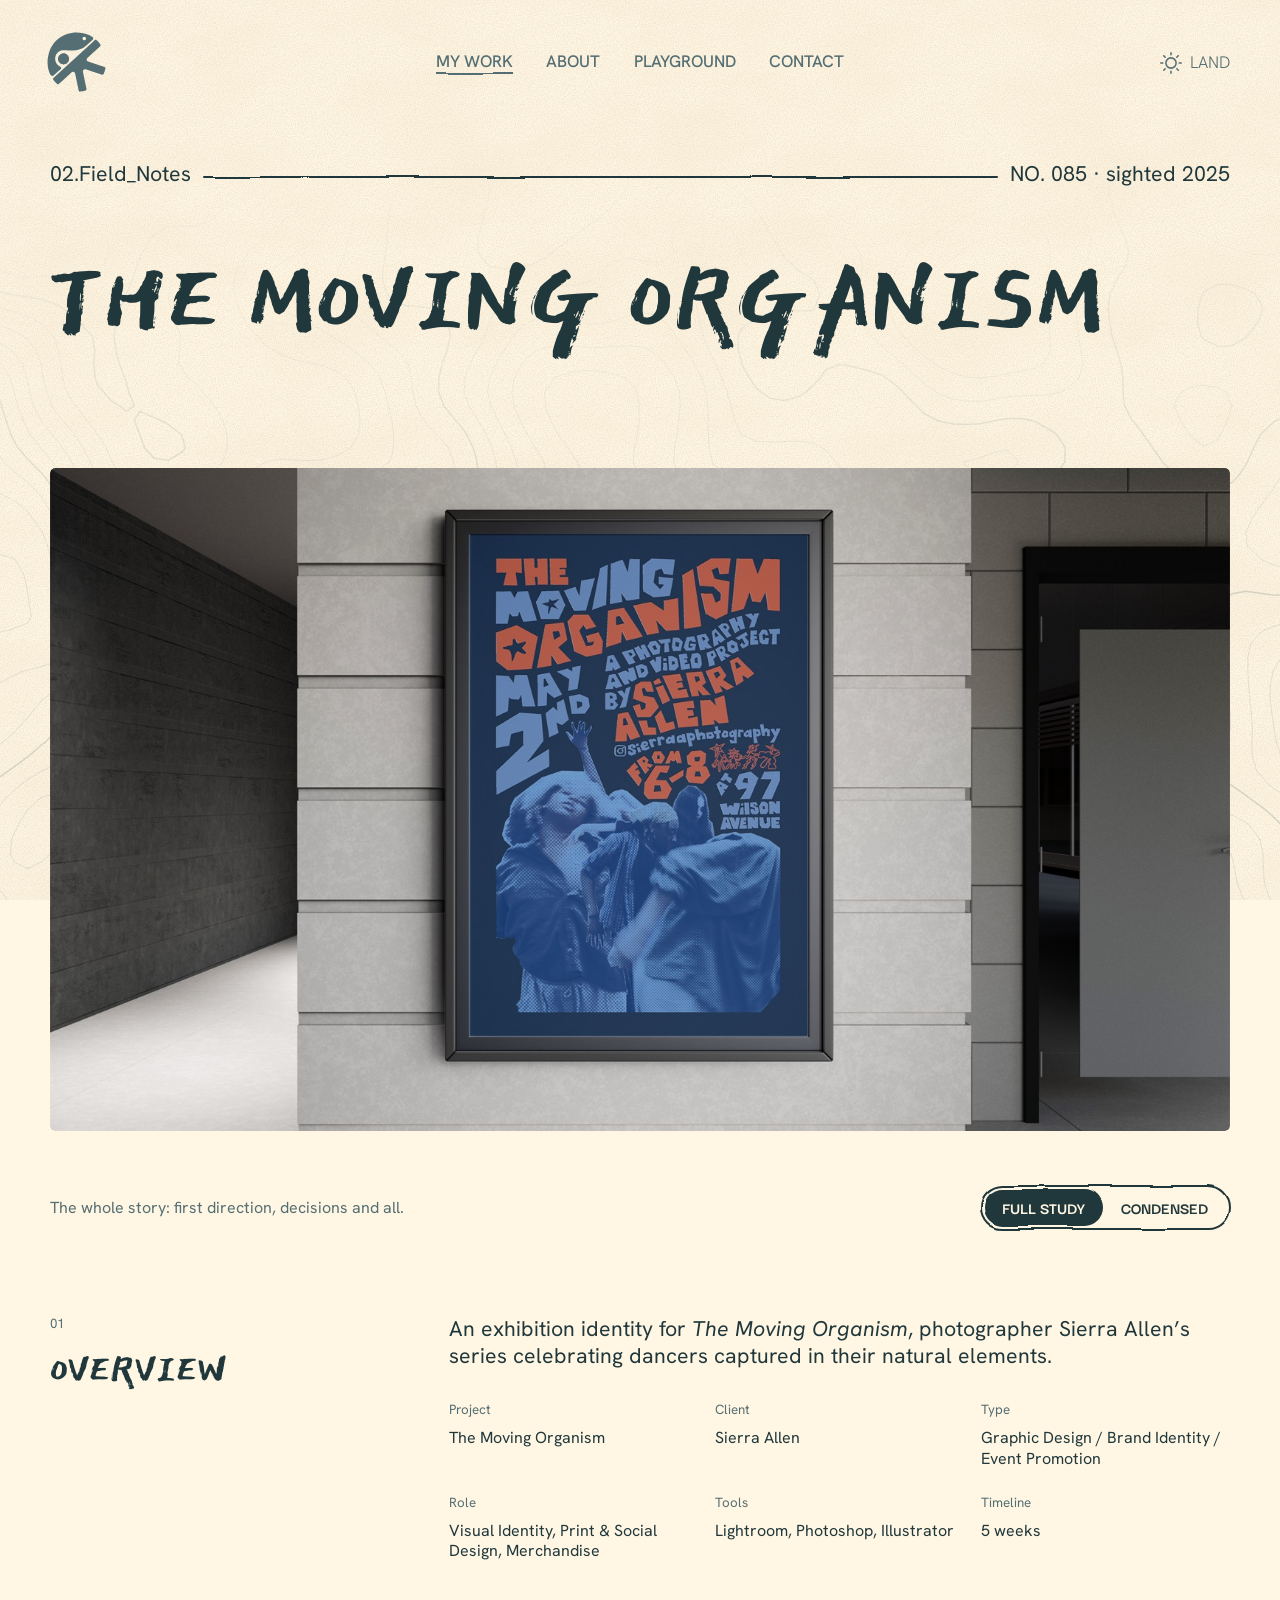
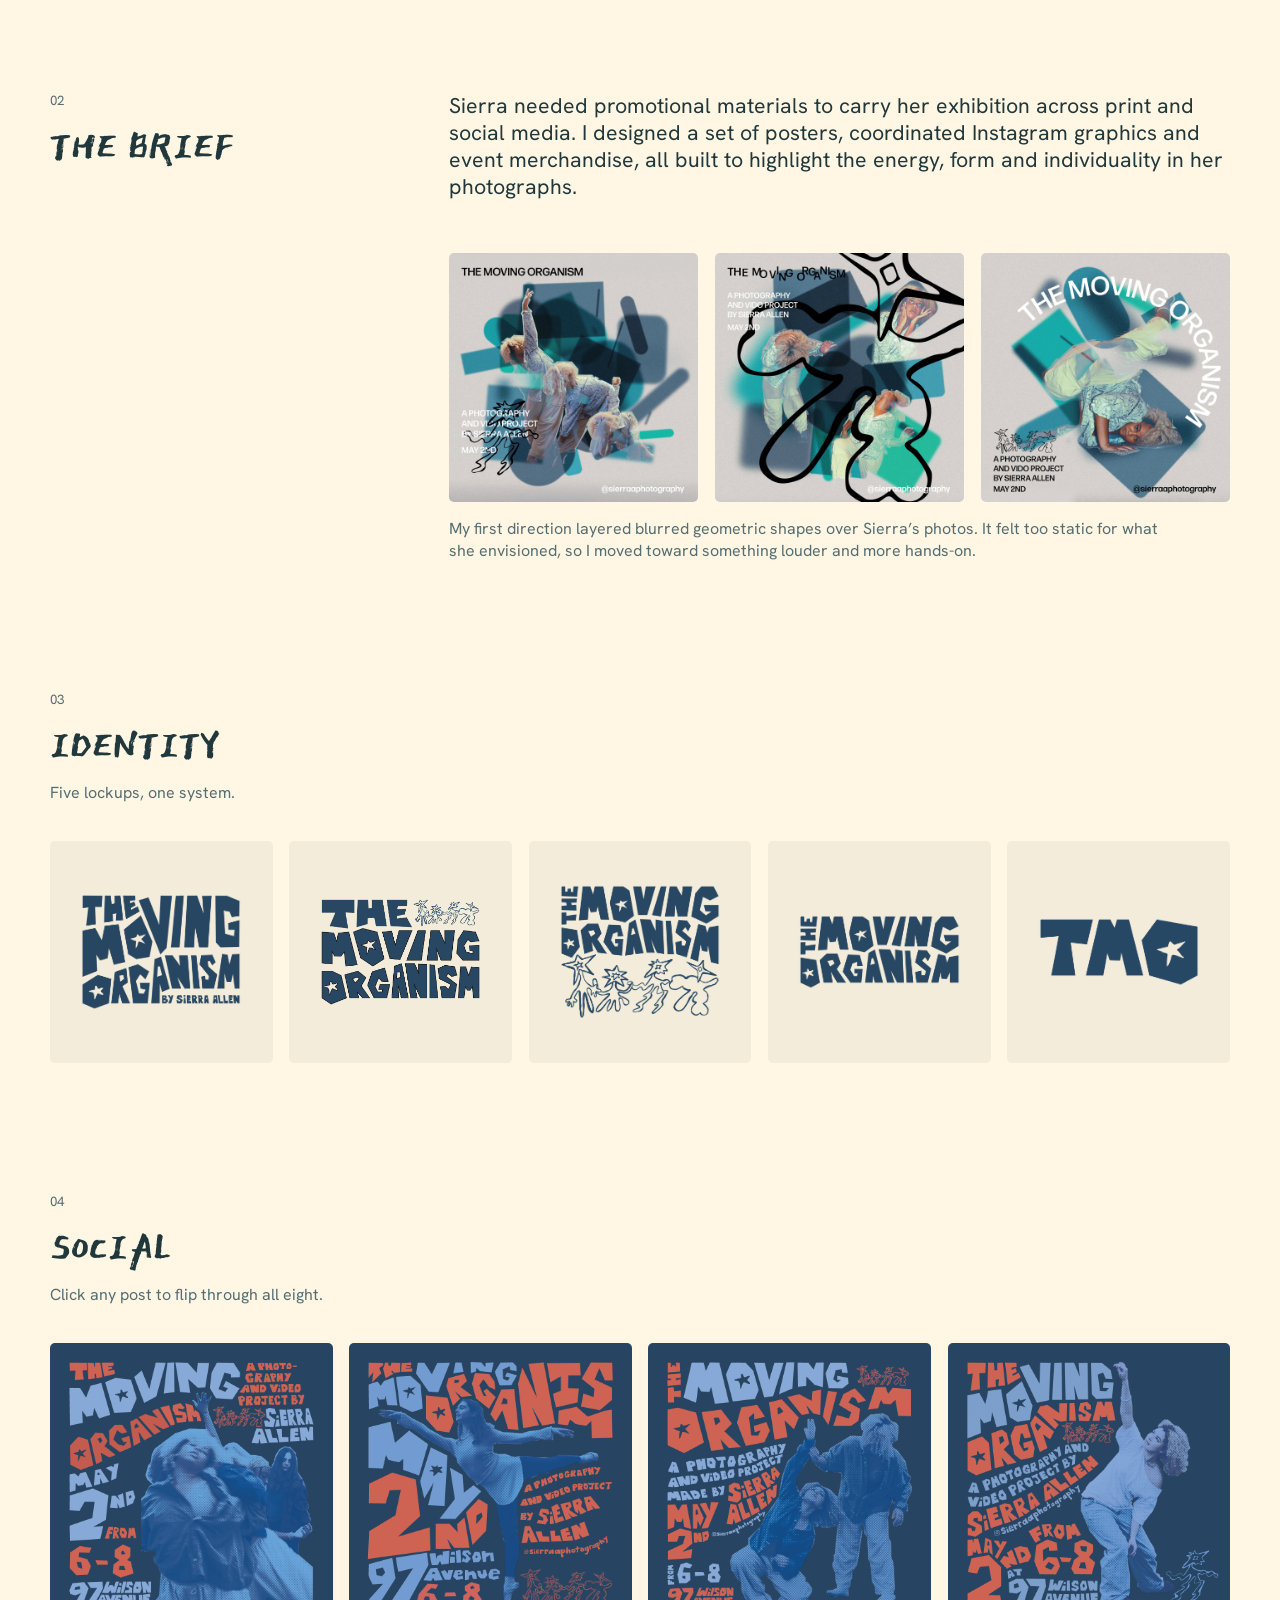
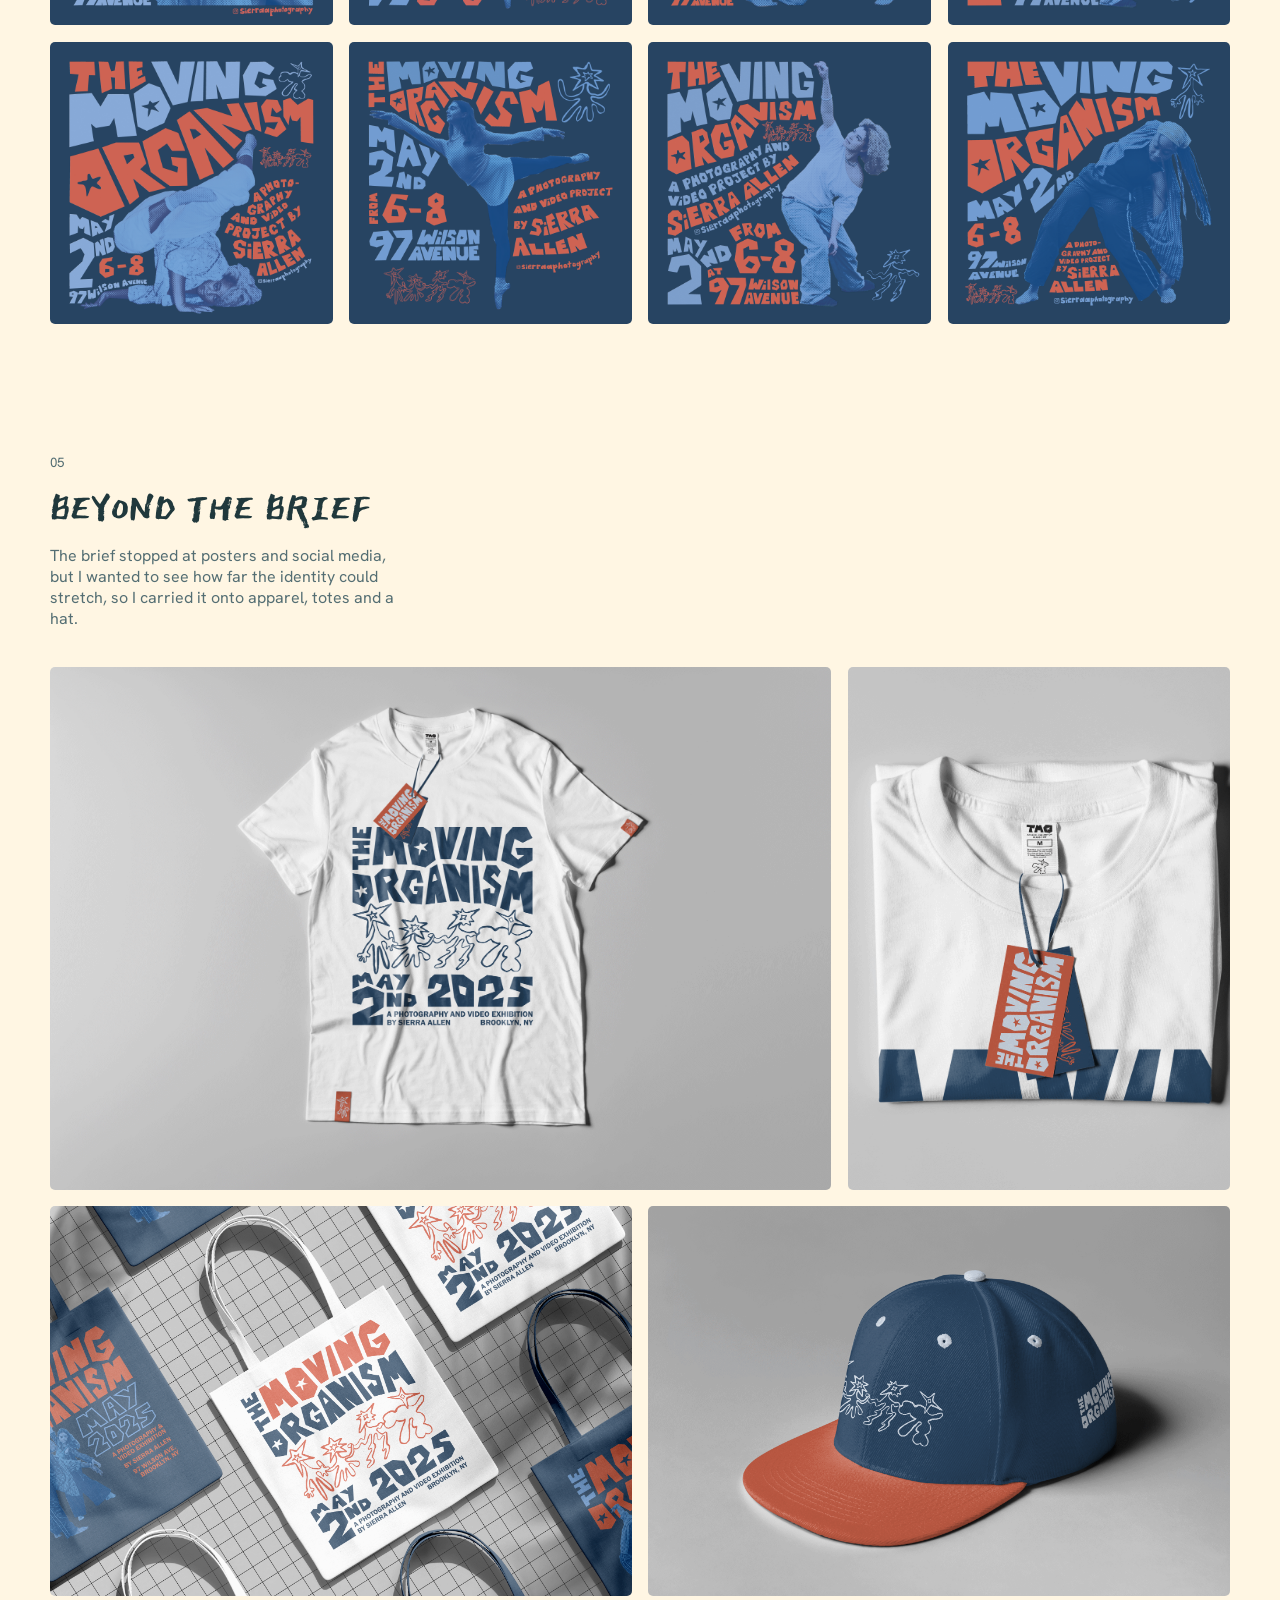
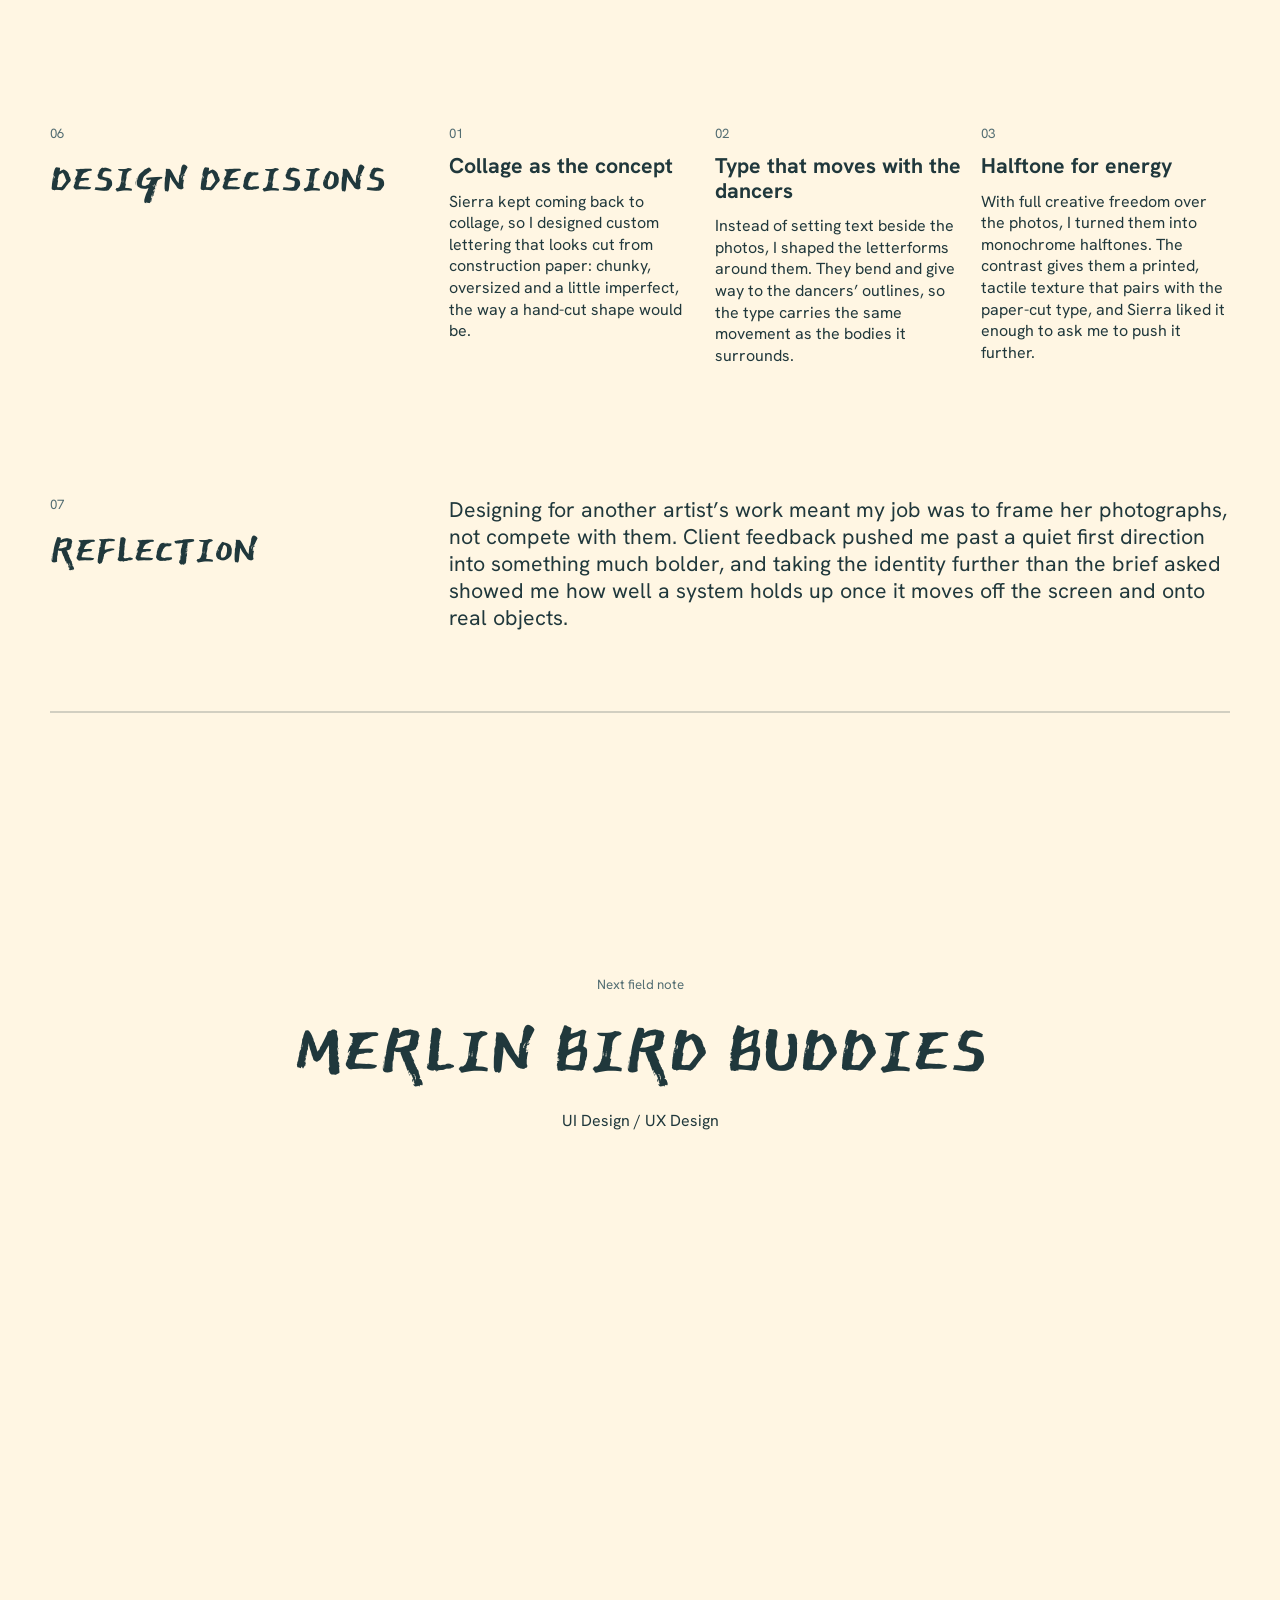
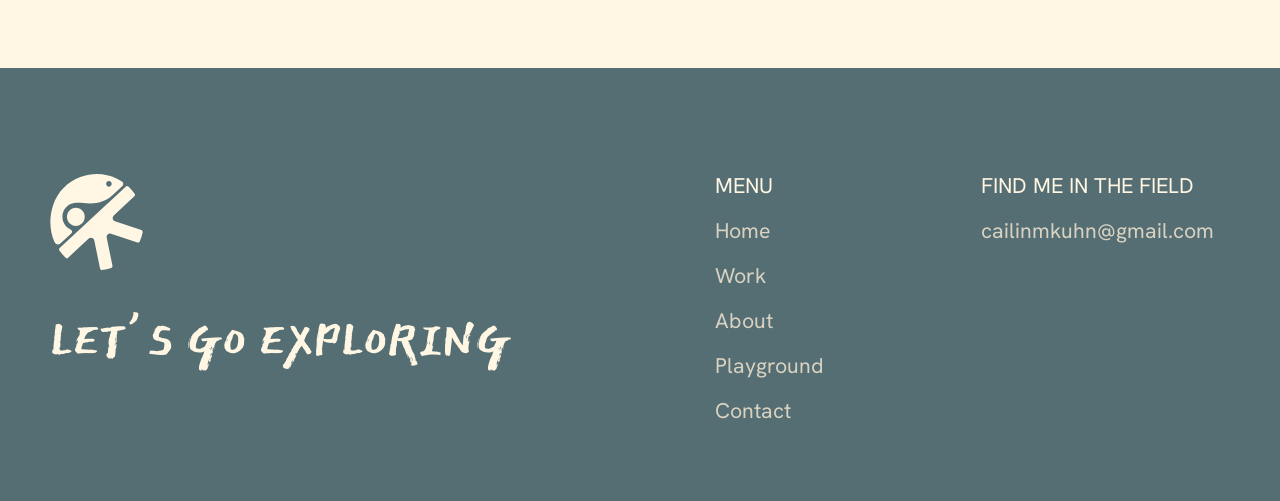
<file: moving-organism.html>
<!doctype html>
<html lang="en">
<head>
  <meta charset="utf-8">
  <meta name="viewport" content="width=device-width, initial-scale=1">
  <title>The Moving Organism — Cailin Kuhn</title>
  <meta name="description" content="Cailin Kuhn Portfolio.">
  <script>
    // Apply saved/system theme before paint to avoid a flash.
    (function () {
      var t = null;
      try { t = localStorage.getItem('theme'); } catch (e) {}
      if (!t) t = matchMedia('(prefers-color-scheme: dark)').matches ? 'dark' : 'light';
      document.documentElement.dataset.theme = t;
    })();
  </script>
  <link rel="preconnect" href="https://fonts.googleapis.com">
  <link rel="preconnect" href="https://fonts.gstatic.com" crossorigin>
  <link href="https://fonts.googleapis.com/css2?family=Darker+Grotesque:wght@700&family=East+Sea+Dokdo&family=Hanken+Grotesk:wght@300;400;500;700&family=IBM+Plex+Mono:wght@400&family=Reenie+Beanie&display=swap" rel="stylesheet">
  <link rel="icon" type="image/svg+xml" href="assets/icons/logo-header-dark.svg" media="(prefers-color-scheme: light)">
  <link rel="icon" type="image/svg+xml" href="assets/icons/logo-header-light.svg" media="(prefers-color-scheme: dark)">
  <link rel="stylesheet" href="css/styles.css">
</head>
<body>
  <a class="skip-link" href="#main">Skip to content</a>

  <header class="site-header wrap">
    <a class="site-header__logo" href="index.html" aria-label="Cailin Kuhn — home">
      <img class="logo logo--light" src="assets/icons/logo-header-dark.svg" width="98" height="99" alt="">
      <img class="logo logo--dark" src="assets/icons/logo-header-light.svg" width="98" height="99" alt="">
    </a>
    <nav class="site-nav" aria-label="Primary">
      <a href="work.html" aria-current="page">MY WORK</a>
      <a href="about.html">ABOUT</a>
      <a href="playground.html">PLAYGROUND</a>
      <a href="contact.html">CONTACT</a>
    </nav>
    <button class="theme-toggle" type="button" aria-label="Toggle color theme" data-label-light="LAND" data-label-dark="SEA">
      <span class="theme-toggle__icon" aria-hidden="true"><span class="icon icon--sun"></span><span class="icon icon--moon"></span></span>
      <span class="theme-toggle__label">LAND</span>
    </button>
  </header>

  <main id="main">
    <!-- Case study: The Moving Organism (visual-first: less process, more finished work) -->
    <article class="case case--gallery section--page-top wrap" aria-labelledby="case-title" data-case-view="full">
      <div class="label-row">
        <p class="label"><a href="work.html">02.<span class="light-only">Field_Notes</span><span class="dark-only">Sample_Log</span></a></p>
        <span class="rule" aria-hidden="true"></span>
        <p class="label label--end">NO. 085 · <span class="light-only">sighted</span><span class="dark-only">logged</span> 2025</p>
      </div>
      <h1 class="display display--section display--tight" id="case-title">THE MOVING ORGANISM</h1>

      <figure class="case__hero">
        <img src="assets/images/moving-organism/moving-organism.jpg" width="1600" height="1200" alt="The Moving Organism poster mounted on a wall" data-zoom>
      </figure>

      <!-- Full / condensed switch (js/case.js). Sections marked data-only show in one view. -->
      <div class="case-view">
        <p class="case-view__hint"><span data-only="full">The whole story: first direction, decisions and all.</span><span data-only="condensed">The short version, focused on the finished work.</span></p>
        <div class="case-view__switch" role="group" aria-label="Case study length">
          <button type="button" data-view="full" aria-pressed="true">FULL STUDY</button>
          <button type="button" data-view="condensed" aria-pressed="false">CONDENSED</button>
        </div>
      </div>

      <!-- Overview (both views) -->
      <section class="case-section" aria-labelledby="cs-overview">
        <header class="case-section__head">
          <h2 class="case-section__title" id="cs-overview">OVERVIEW</h2>
          <p class="case-section__q" data-only="condensed">What is it?</p>
        </header>
        <div class="case-section__body">
          <p class="case__description">An exhibition identity for <cite>The Moving Organism</cite>, photographer Sierra Allen’s series celebrating dancers captured in their natural elements.</p>
          <dl class="case__facts case__facts--grid">
            <div><dt>Project</dt><dd>The Moving Organism</dd></div>
            <div><dt>Client</dt><dd>Sierra Allen</dd></div>
            <div><dt>Type</dt><dd>Graphic Design / Brand Identity / Event Promotion</dd></div>
            <div><dt>Role</dt><dd>Visual Identity, Print &amp; Social Design, Merchandise</dd></div>
            <div><dt>Tools</dt><dd>Lightroom, Photoshop, Illustrator</dd></div>
            <div><dt>Timeline</dt><dd>5 weeks</dd></div>
          </dl>
        </div>
      </section>

      <!-- The Brief + first direction (full) -->
      <section class="case-section" data-only="full" aria-labelledby="cs-brief">
        <header class="case-section__head">
          <h2 class="case-section__title" id="cs-brief">THE BRIEF</h2>
        </header>
        <div class="case-section__body">
          <p class="case__description">Sierra needed promotional materials to carry her exhibition across print and social media. I designed a set of posters, coordinated Instagram graphics and event merchandise, all built to highlight the energy, form and individuality in her photographs.</p>
          <figure class="case-figure">
            <div class="case-grid case-grid--3">
              <img src="assets/images/moving-organism/tmo-direction1.1.png" width="1200" height="1200" alt="First direction: dancer photographed in motion, layered over blurred teal and slate geometric shapes, with a scribbled figure and plain sans serif type" loading="lazy" data-zoom>
              <img src="assets/images/moving-organism/tmo-direction1.2.png" width="1200" height="1200" alt="First direction: three overlapping photos of a dancer inside a bold black organic outline, over blurred teal shapes" loading="lazy" data-zoom>
              <img src="assets/images/moving-organism/tmo-direction1.3.png" width="1200" height="1200" alt="First direction: a dancer mid-floorwork framed by blurred geometric shapes, with the title set in a circular arc" loading="lazy" data-zoom>
            </div>
            <figcaption class="case-figure__caption">My first direction layered blurred geometric shapes over Sierra’s photos. It felt too static for what she envisioned, so I moved toward something louder and more hands-on.</figcaption>
          </figure>
        </div>
      </section>

      <!-- Approach (condensed): the brief and the decisions in one stop -->
      <section class="case-section" data-only="condensed" aria-labelledby="cs-approach">
        <header class="case-section__head">
          <h2 class="case-section__title" id="cs-approach">APPROACH</h2>
          <p class="case-section__q">What was the brief, and what design decisions did I make?</p>
        </header>
        <div class="case-section__body">
          <dl class="case__facts case__facts--stack">
            <div><dt>The brief</dt><dd>Promote Sierra’s exhibition across print and social media, highlighting the energy, form and individuality in her photographs.</dd></div>
            <div><dt>Design decisions</dt><dd>
              <ol class="decisions decisions--stack" role="list">
                <li class="decision"><span class="decision__num" aria-hidden="true">01</span><h3 class="decision__title">Collage as the concept</h3><p class="decision__text">Custom lettering that looks cut from construction paper, inspired by Sierra’s love of collage.</p></li>
                <li class="decision"><span class="decision__num" aria-hidden="true">02</span><h3 class="decision__title">Type that moves with the dancers</h3><p class="decision__text">The letterforms bend around the dancers’ outlines, carrying the same movement as the bodies they surround.</p></li>
                <li class="decision"><span class="decision__num" aria-hidden="true">03</span><h3 class="decision__title">Halftone for energy</h3><p class="decision__text">Monochrome halftone photos add a printed, tactile contrast that pairs with the paper-cut type.</p></li>
              </ol>
            </dd></div>
          </dl>
        </div>
      </section>

      <!-- Identity: five logo lockups, shown together as a system -->
      <section class="case-section case-section--wide" aria-labelledby="cs-identity">
        <header class="case-section__head">
          <h2 class="case-section__title" id="cs-identity">IDENTITY</h2>
          <p class="case-section__q">Five lockups, one system.</p>
        </header>
        <div class="case-section__body">
          <!-- Land mode shows the dark (.d) versions, sea mode the light (.l) ones. -->
          <div class="case-grid case-grid--5">
            <div class="lockup">
              <img class="light-only" src="assets/images/moving-organism/tmo-wordmark1.d.png" width="1530" height="1113" alt="Stacked wordmark with “by Sierra Allen”" loading="lazy" data-zoom>
              <img class="dark-only" src="assets/images/moving-organism/tmo-wordmark1.l.png" width="1530" height="1113" alt="Stacked wordmark with “by Sierra Allen”" loading="lazy" data-zoom>
            </div>
            <div class="lockup">
              <img class="light-only" src="assets/images/moving-organism/tmo-wordmark2.d.png" width="1230" height="835" alt="Wordmark with the dancing-figures doodle" loading="lazy" data-zoom>
              <img class="dark-only" src="assets/images/moving-organism/tmo-wordmark2.l.png" width="1230" height="835" alt="Wordmark with the dancing-figures doodle" loading="lazy" data-zoom>
            </div>
            <div class="lockup">
              <img class="light-only" src="assets/images/moving-organism/tmo-wordmark3.d.png" width="1530" height="1287" alt="Wordmark above the dancing-figures doodle" loading="lazy" data-zoom>
              <img class="dark-only" src="assets/images/moving-organism/tmo-wordmark3.l.png" width="1530" height="1287" alt="Wordmark above the dancing-figures doodle" loading="lazy" data-zoom>
            </div>
            <div class="lockup">
              <img class="light-only" src="assets/images/moving-organism/tmo-wordmark4.d.png" width="1530" height="714" alt="Compact two-line wordmark" loading="lazy" data-zoom>
              <img class="dark-only" src="assets/images/moving-organism/tmo-wordmark4.l.png" width="1530" height="714" alt="Compact two-line wordmark" loading="lazy" data-zoom>
            </div>
            <div class="lockup">
              <img class="light-only" src="assets/images/moving-organism/tmo-wordmark5.d.png" width="1530" height="657" alt="“TMO” monogram" loading="lazy" data-zoom>
              <img class="dark-only" src="assets/images/moving-organism/tmo-wordmark5.l.png" width="1530" height="657" alt="“TMO” monogram" loading="lazy" data-zoom>
            </div>
          </div>
        </div>
      </section>

      <!-- Social: eight posts. Images get data-zoom-group="social" so the enlarged view can step through them. -->
      <section class="case-section case-section--wide" aria-labelledby="cs-social">
        <header class="case-section__head">
          <h2 class="case-section__title" id="cs-social">SOCIAL</h2>
          <p class="case-section__q">Click any post to flip through all eight.</p>
        </header>
        <div class="case-section__body">
          <div class="case-grid case-grid--4">
            <img src="assets/images/moving-organism/tmo-post1.png" width="1600" height="1600" alt="Instagram post 1: Two dancers in motion, one leaning back with an arm raised, framed by the paper-cut title type" loading="lazy" data-zoom data-zoom-group="social">
            <img src="assets/images/moving-organism/tmo-post2.png" width="1600" height="1600" alt="Instagram post 2: A ballet dancer in arabesque between the stacked title and the date, framed by the paper-cut title type" loading="lazy" data-zoom data-zoom-group="social">
            <img src="assets/images/moving-organism/tmo-post3.png" width="1600" height="1600" alt="Instagram post 3: Two dancers reaching toward each other, one crouched low, framed by the paper-cut title type" loading="lazy" data-zoom data-zoom-group="social">
            <img src="assets/images/moving-organism/tmo-post4.png" width="1600" height="1600" alt="Instagram post 4: A dancer bending sideways with one arm raised high, framed by the paper-cut title type" loading="lazy" data-zoom data-zoom-group="social">
            <img src="assets/images/moving-organism/tmo-post5.png" width="1600" height="1600" alt="Instagram post 5: A dancer balancing upside down in a floor pose, framed by the paper-cut title type" loading="lazy" data-zoom data-zoom-group="social">
            <img src="assets/images/moving-organism/tmo-post6.png" width="1600" height="1600" alt="Instagram post 6: A ballet dancer in arabesque beside the date and address, framed by the paper-cut title type" loading="lazy" data-zoom data-zoom-group="social">
            <img src="assets/images/moving-organism/tmo-post7.png" width="1600" height="1600" alt="Instagram post 7: A dancer bending sideways, arm raised, in an alternate color layout, framed by the paper-cut title type" loading="lazy" data-zoom data-zoom-group="social">
            <img src="assets/images/moving-organism/tmo-post8.png" width="1600" height="1600" alt="Instagram post 8: A dancer in a deep lunge with long braids swinging, framed by the paper-cut title type" loading="lazy" data-zoom data-zoom-group="social">
          </div>
        </div>
      </section>

      <!-- Beyond the Brief: merchandise the client didn't ask for -->
      <section class="case-section case-section--wide" aria-labelledby="cs-beyond">
        <header class="case-section__head">
          <h2 class="case-section__title" id="cs-beyond">BEYOND THE BRIEF</h2>
          <p class="case-section__q">The brief stopped at posters and social media, but I wanted to see how far the identity could stretch, so I carried it onto apparel, totes and a hat.</p>
        </header>
        <div class="case-section__body">
          <div class="merch">
            <img class="merch__main" src="assets/images/moving-organism/tmo-shirt.png" width="2000" height="1339" alt="White T-shirt printed in navy with the stacked wordmark, the dancing-figures doodle and the exhibition date" loading="lazy" data-zoom>
            <img class="merch__side" src="assets/images/moving-organism/tmo-foldedtshirt.png" width="2000" height="1339" alt="Folded T-shirt with an orange hang tag and a neck label carrying the wordmark" loading="lazy" data-zoom>
            <img src="assets/images/moving-organism/tmo-bag.png" width="2000" height="1335" alt="White and navy tote bags printed with the wordmark, the exhibition date and halftone dancer photos" loading="lazy" data-zoom>
            <img src="assets/images/moving-organism/tmo-cap.png" width="2000" height="1339" alt="Navy baseball cap with an orange brim, embroidered with the dancing-figures doodle and a small wordmark" loading="lazy" data-zoom>
          </div>
        </div>
      </section>

      <!-- Design decisions (full; condensed versions live in Approach) -->
      <section class="case-section" data-only="full" aria-labelledby="cs-decisions">
        <header class="case-section__head">
          <h2 class="case-section__title" id="cs-decisions">DESIGN DECISIONS</h2>
        </header>
        <div class="case-section__body">
          <ol class="decisions decisions--3" role="list">
            <li class="decision"><span class="decision__num" aria-hidden="true">01</span><h3 class="decision__title">Collage as the concept</h3><p class="decision__text">Sierra kept coming back to collage, so I designed custom lettering that looks cut from construction paper: chunky, oversized and a little imperfect, the way a hand-cut shape would be.</p></li>
            <li class="decision"><span class="decision__num" aria-hidden="true">02</span><h3 class="decision__title">Type that moves with the dancers</h3><p class="decision__text">Instead of setting text beside the photos, I shaped the letterforms around them. They bend and give way to the dancers’ outlines, so the type carries the same movement as the bodies it surrounds.</p></li>
            <li class="decision"><span class="decision__num" aria-hidden="true">03</span><h3 class="decision__title">Halftone for energy</h3><p class="decision__text">With full creative freedom over the photos, I turned them into monochrome halftones. The contrast gives them a printed, tactile texture that pairs with the paper-cut type, and Sierra liked it enough to ask me to push it further.</p></li>
          </ol>
        </div>
      </section>

      <!-- Reflection -->
      <section class="case-section" aria-labelledby="cs-reflection">
        <header class="case-section__head">
          <h2 class="case-section__title" id="cs-reflection">REFLECTION</h2>
          <p class="case-section__q" data-only="condensed">What did I learn?</p>
        </header>
        <div class="case-section__body">
          <p class="case__description">Designing for another artist’s work meant my job was to frame her photographs, not compete with them. Client feedback pushed me past a quiet first direction into something much bolder, and taking the identity further than the brief asked showed me how well a system holds up once it moves off the screen and onto real objects.</p>
        </div>
      </section>

      <!-- Next case study: a full-screen panel, like the old Framer site. The title fades up on scroll;
           on hover the cover rises from below and the cursor reads TAKE FLIGHT (land) or DIVE IN (sea) (js/case.js, js/cursor.js). -->
      <nav class="next-case" aria-label="Next case study">
        <a class="next-case__link" href="merlin-bird-buddies.html" data-cursor-label="TAKE FLIGHT" data-cursor-label-dark="DIVE IN">
          <span class="next-case__label"><span class="light-only">Next field note</span><span class="dark-only">Next sample</span></span>
          <span class="next-case__title">MERLIN BIRD BUDDIES</span>
          <span class="next-case__meta">UI Design / UX Design</span>
          <span class="next-case__media"><img src="assets/images/bird-buddies/merlin-bird-buddies.jpg" width="1600" height="1066" alt="Merlin Bird Buddies app on a phone held in hand" loading="lazy"></span>
        </a>
      </nav>
    </article>
  </main>

  <footer class="site-footer" id="contact">
    <div class="site-footer__inner wrap">
      <div class="site-footer__brand">
        <a class="site-footer__home" href="index.html" aria-label="Cailin Kuhn — home">
          <img class="site-footer__logo logo--light" src="assets/icons/logo-footer-light.svg" width="140" height="144" alt="">
          <img class="site-footer__logo logo--dark" src="assets/icons/logo-footer-dark.svg" width="140" height="144" alt="">
        </a>
        <p class="site-footer__tagline">LET<span class="apos">’</span>S GO EXPLORING</p>
      </div>
      <nav class="footer-col" aria-labelledby="footer-menu">
        <h2 class="footer-col__title" id="footer-menu">MENU</h2>
        <ul role="list">
          <li><a href="index.html">Home</a></li>
          <li><a href="work.html">Work</a></li>
          <li><a href="about.html">About</a></li>
          <li><a href="playground.html">Playground</a></li>
          <li><a href="contact.html">Contact</a></li>
        </ul>
      </nav>
      <div class="footer-col">
        <h2 class="footer-col__title"><span class="light-only">FIND ME IN THE FIELD</span><span class="dark-only">SEND A SIGNAL</span></h2>
        <ul role="list">
          <li><a href="mailto:cailinmkuhn@gmail.com">cailinmkuhn@gmail.com</a></li>
        </ul>
      </div>
    </div>
  </footer>

  <script src="js/main.js"></script>
  <script src="js/cursor.js"></script>
  <script src="js/snow.js"></script>
  <script src="js/contours.js"></script>
  <script src="js/case.js"></script>
  <script src="js/lightbox.js"></script>
</body>
</html>
</file>
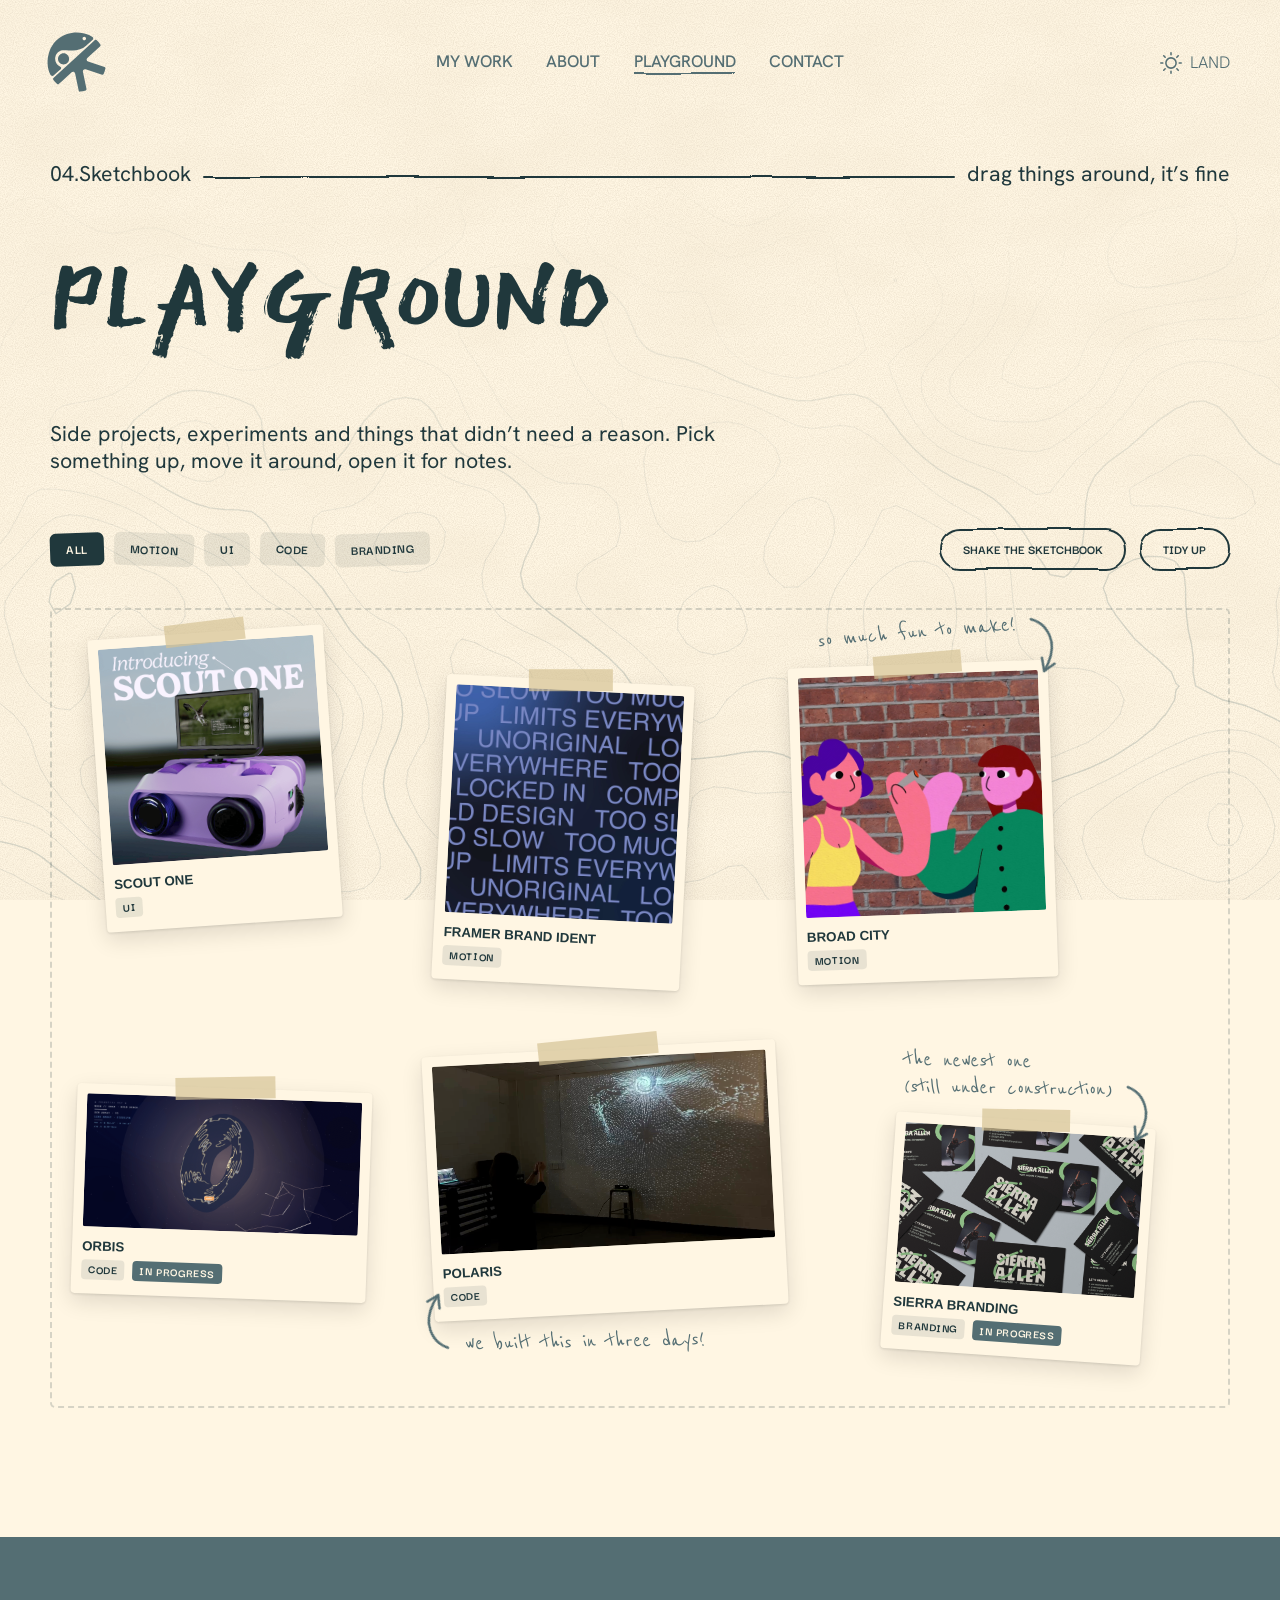
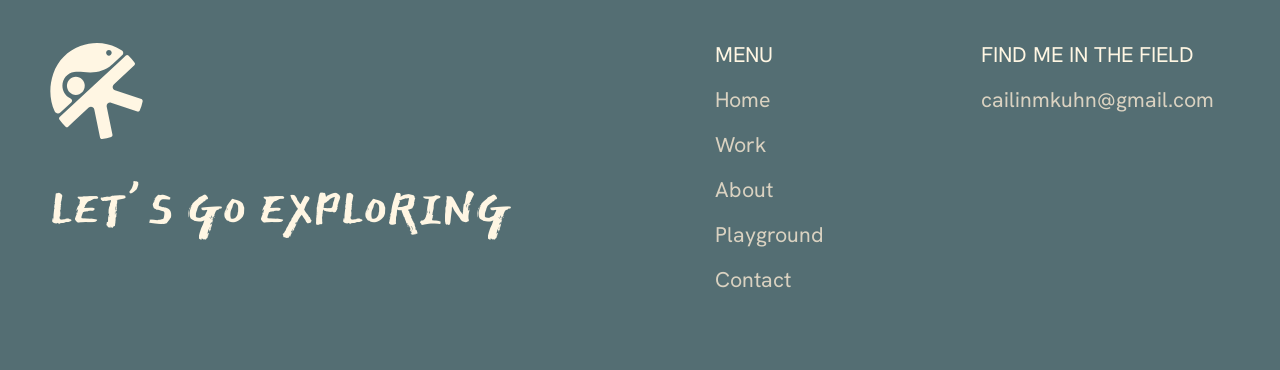
<file: playground.html>
<!doctype html>
<html lang="en">
<head>
  <meta charset="utf-8">
  <meta name="viewport" content="width=device-width, initial-scale=1">
  <title>Playground — Cailin Kuhn</title>
  <meta name="description" content="Cailin Kuhn Portfolio.">
  <script>
    // Apply saved/system theme before paint to avoid a flash.
    (function () {
      var t = null;
      try { t = localStorage.getItem('theme'); } catch (e) {}
      if (!t) t = matchMedia('(prefers-color-scheme: dark)').matches ? 'dark' : 'light';
      document.documentElement.dataset.theme = t;
    })();
  </script>
  <link rel="preconnect" href="https://fonts.googleapis.com">
  <link rel="preconnect" href="https://fonts.gstatic.com" crossorigin>
  <link href="https://fonts.googleapis.com/css2?family=Darker+Grotesque:wght@700&family=East+Sea+Dokdo&family=Hanken+Grotesk:wght@300;400;500;700&family=IBM+Plex+Mono:wght@400&family=Reenie+Beanie&display=swap" rel="stylesheet">
  <link rel="icon" type="image/svg+xml" href="assets/icons/logo-header-dark.svg" media="(prefers-color-scheme: light)">
  <link rel="icon" type="image/svg+xml" href="assets/icons/logo-header-light.svg" media="(prefers-color-scheme: dark)">
  <link rel="stylesheet" href="css/styles.css">
</head>
<body>
  <a class="skip-link" href="#main">Skip to content</a>

  <header class="site-header wrap">
    <a class="site-header__logo" href="index.html" aria-label="Cailin Kuhn — home">
      <img class="logo logo--light" src="assets/icons/logo-header-dark.svg" width="98" height="99" alt="">
      <img class="logo logo--dark" src="assets/icons/logo-header-light.svg" width="98" height="99" alt="">
    </a>
    <nav class="site-nav" aria-label="Primary">
      <a href="work.html">MY WORK</a>
      <a href="about.html">ABOUT</a>
      <a href="playground.html" aria-current="page">PLAYGROUND</a>
      <a href="contact.html">CONTACT</a>
    </nav>
    <button class="theme-toggle" type="button" aria-label="Toggle color theme" data-label-light="LAND" data-label-dark="SEA">
      <span class="theme-toggle__icon" aria-hidden="true"><span class="icon icon--sun"></span><span class="icon icon--moon"></span></span>
      <span class="theme-toggle__label">LAND</span>
    </button>
  </header>

  <main id="main">
    <!-- Playground (wireframe). Desktop: a scattered "desk" you can drag pieces around on
         (land = sketchbook, sea = specimen tank). "Tidy up" and phones get a plain grid. js/playground.js -->
    <article class="playground section--page-top wrap" aria-labelledby="playground-title" data-layout="messy">
      <div class="label-row">
        <p class="label">04.<span class="light-only">Sketchbook</span><span class="dark-only">Lab_Tests</span></p>
        <span class="rule" aria-hidden="true"></span>
        <p class="label label--end"><span class="light-only">drag things around, it’s fine</span><span class="dark-only">handle with care (or don’t)</span></p>
      </div>
      <h1 class="display display--section display--tight" id="playground-title">PLAYGROUND</h1>

      <p class="playground__intro">Side projects, experiments and things that didn’t need a reason. Pick something up, move it around, open it for notes.</p>

      <div class="playground__tools">
        <div class="stickers" role="group" aria-label="Highlight by type">
          <button type="button" class="sticker" data-filter="all" aria-pressed="true">ALL</button>
          <button type="button" class="sticker" data-filter="motion" aria-pressed="false">MOTION</button>
          <button type="button" class="sticker" data-filter="ui" aria-pressed="false">UI</button>
          <button type="button" class="sticker" data-filter="code" aria-pressed="false">CODE</button>
          <button type="button" class="sticker" data-filter="branding" aria-pressed="false">BRANDING</button>
        </div>
        <div class="playground__actions">
          <button type="button" class="pill-button pill-button--small" data-action="shuffle">
            <span class="pill-button__label"><span class="light-only">SHAKE THE SKETCHBOOK</span><span class="dark-only">STIR THE TANK</span></span>
          </button>
          <button type="button" class="pill-button pill-button--small" data-action="tidy" aria-pressed="false">
            <span class="pill-button__label"><span class="when-messy">TIDY UP</span><span class="when-tidy">MESS IT UP</span></span>
          </button>
        </div>
      </div>

      <!-- The desk. Each piece: --x / --y = position (% of the desk), --w = width (% of the desk), --r = tilt.
           A piece’s margin doodle lives inside it, so it travels with the card when dragged. -->
      <div class="desk">

        <ul class="desk__pile" role="list">
          <li class="piece" data-type="ui" style="--x: 4%; --y: 3%; --w: 20%; --r: -4deg">
            <button type="button" class="piece__card" data-note="scout">
              <span class="piece__media"><img src="assets/images/playground/scout-one/scout-introducing.png" width="1080" height="1080" alt="Introducing Scout One: lavender smart binoculars with a screen mounted on top, identifying an osprey" loading="lazy"></span>
              <span class="piece__label"><span class="piece__title">SCOUT ONE</span><span class="tag">UI</span></span>
            </button>
          </li>
          <li class="piece" data-type="motion" style="--x: 33%; --y: 9%; --w: 21%; --r: 3deg">
            <button type="button" class="piece__card" data-note="framer">
              <span class="piece__media"><video src="assets/images/playground/framer/framer-square.mp4" poster="assets/images/playground/framer/framer-brand-ident.jpg" width="720" height="720" muted loop playsinline preload="none" aria-label="Framer brand ident: layered website layouts sliding past each other"></video></span>
              <span class="piece__label"><span class="piece__title">FRAMER BRAND IDENT</span><span class="tag">MOTION</span></span>
            </button>
          </li>
          <li class="piece" data-type="motion" style="--x: 63%; --y: 7%; --w: 22%; --r: -2deg">
            <button type="button" class="piece__card" data-note="broadcity">
              <span class="piece__media"><video src="assets/images/playground/broad-city/broadCity-square.mp4" poster="assets/images/playground/broad-city/broad-city-opener.jpg" width="720" height="720" muted loop playsinline preload="none" aria-label="Broad City opener animation of two friends high-fiving"></video></span>
              <span class="piece__label"><span class="piece__title">BROAD CITY</span><span class="tag">MOTION</span></span>
            </button>
            <p class="piece__doodle piece__doodle--above" aria-hidden="true">so much fun to make! <span class="doodle-arrow doodle-arrow--down"><svg class="light-only" viewBox="0 0 64 64" width="64" height="64" aria-hidden="true"><path d="M3 9.5c9.8-3.1 21.4-1.6 30.2 4.3 9.6 6.4 14.8 17.2 16.9 28.6.6 3.2 1 6.6 1.1 10.3"/><path d="M40.2 41.8c3.5 3.4 7.1 7.7 11.3 12.4 1.6-4.9 3.6-9.4 5.7-14.6"/></svg><span class="dark-only">↓</span></span></p>
          </li>
          <li class="piece" data-type="code" style="--x: 2%; --y: 60%; --w: 25%; --r: 2deg">
            <button type="button" class="piece__card" data-note="orbis">
              <span class="piece__media"><img src="assets/images/playground/orbis/orbis-title.png" width="1600" height="772" alt="Orbis: a glowing ring drawn in light lines floating in a starry space, with constellation lines nearby" loading="lazy"></span>
              <span class="piece__label"><span class="piece__title">ORBIS</span><span class="tag">CODE</span><span class="tag tag--wip">IN PROGRESS</span></span>
            </button>
          </li>
          <li class="piece" data-type="code" style="--x: 32%; --y: 55%; --w: 30%; --r: -3deg">
            <button type="button" class="piece__card" data-note="polaris">
              <span class="piece__media"><video src="assets/images/playground/polaris/polaris-title.mp4" poster="assets/images/playground/polaris/polaris-title.jpg" width="1280" height="720" muted loop playsinline preload="none" aria-label="Polaris installation: a person moving their hands in front of a wall projection of swirling particles"></video></span>
              <span class="piece__label"><span class="piece__title">POLARIS</span><span class="tag">CODE</span></span>
            </button>
            <p class="piece__doodle piece__doodle--below" aria-hidden="true"><span class="doodle-arrow doodle-arrow--up"><svg class="light-only" viewBox="0 0 64 64" width="64" height="64" aria-hidden="true"><path d="M3 9.5c9.8-3.1 21.4-1.6 30.2 4.3 9.6 6.4 14.8 17.2 16.9 28.6.6 3.2 1 6.6 1.1 10.3"/><path d="M40.2 41.8c3.5 3.4 7.1 7.7 11.3 12.4 1.6-4.9 3.6-9.4 5.7-14.6"/></svg><span class="dark-only">↑</span></span> we built this in three days!</p>
          </li>
          <li class="piece" data-type="branding" style="--x: 71%; --y: 64%; --w: 22%; --r: 4deg">
            <button type="button" class="piece__card" data-note="sierra">
              <span class="piece__media"><img src="assets/images/playground/sierra/sierra-businesscards.png" width="1600" height="1067" alt="Sierra Allen business cards in black with a green swoosh, scattered on a table" loading="lazy"></span>
              <span class="piece__label"><span class="piece__title">SIERRA BRANDING</span><span class="tag">BRANDING</span><span class="tag tag--wip">IN PROGRESS</span></span>
            </button>
            <p class="piece__doodle piece__doodle--above-left" aria-hidden="true">the newest one<br>(still under construction) <span class="doodle-arrow doodle-arrow--down"><svg class="light-only" viewBox="0 0 64 64" width="64" height="64" aria-hidden="true"><path d="M3 9.5c9.8-3.1 21.4-1.6 30.2 4.3 9.6 6.4 14.8 17.2 16.9 28.6.6 3.2 1 6.6 1.1 10.3"/><path d="M40.2 41.8c3.5 3.4 7.1 7.7 11.3 12.4 1.6-4.9 3.6-9.4 5.7-14.6"/></svg><span class="dark-only">↓</span></span></p>
          </li>
        </ul>
      </div>

      <!-- Notes that open when a piece is clicked (js/playground.js copies the matching one into the dialog). -->
      <template id="notes">
        <!-- Expanded note: data-wide = bigger card, data-own-media = uses its own images instead of the card's. -->
        <section data-note="scout" data-type-label="UI · Product concept" data-wide data-own-media>
          <div class="note-card__intro">
            <img class="note-card__hero" src="assets/images/playground/scout-one/scout-introducing.png" width="1080" height="1080" alt="Introducing Scout One: lavender smart binoculars with a screen mounted on top, identifying an osprey diving for fish" loading="lazy">
            <div>
              <p class="note-card__type"></p>
              <h2>SCOUT ONE</h2>
              <p class="note-card__testing">What I was testing: how a screen could change an object people already know how to use.</p>
              <p>The brief: attach a screen to an everyday object so that it adds to, or changes, what the object does. I’m a birder, so I picked binoculars. Scout One is a pair of smart binoculars that tells you what you’re looking at, what it’s doing, and what you’re hearing.</p>
            </div>
          </div>

          <figure class="note-card__figure">
            <img src="assets/images/playground/scout-one/scout-physicalinteractions.png" width="2000" height="1124" alt="Side view of Scout One labelling its physical controls: a power switch, a select button, a close button and a scroll wheel" loading="lazy">
            <figcaption>The controls: a power switch, select and close buttons, and a scroll wheel for moving through the menu.</figcaption>
          </figure>

          <div class="note-card__pair">
            <figure class="note-card__figure">
              <img src="assets/images/playground/scout-one/scout-front.1.png" width="1600" height="900" alt="Scout One’s screen identifying a harp seal at 93% confidence, resting in a banana pose, with a fact about why seals do it" loading="lazy">
              <figcaption><strong>Identify.</strong> Point it at an animal to see what it is, what it’s doing, and a fact about it.</figcaption>
            </figure>
            <figure class="note-card__figure">
              <img src="assets/images/playground/scout-one/scout-front.2.png" width="1600" height="900" alt="Scout One’s screen recording a marsh soundscape, with an audio log listing a laughing gull, American goldfinch, greater yellowlegs and ring-billed gull" loading="lazy">
              <figcaption><strong>Listen.</strong> Record what’s around you and keep a log of every bird it hears.</figcaption>
            </figure>
          </div>
          <!-- Obituary link goes here once there's a file or URL for it:
          <p class="note-card__obit">Part of the assignment was writing Scout One’s obituary, imagining its legacy once it’s gone.</p>
          <a class="text-link" href="assets/documents/scout-one-obituary.pdf" target="_blank" rel="noopener"><span class="text-link__label">Read its obituary</span><span class="icon icon--arrow" aria-hidden="true"></span></a>
          -->
        </section>
        <section data-note="framer" data-type-label="Motion · Promo ident" data-wide data-own-media>
          <video class="note-card__hero" src="assets/images/playground/framer/framer-horizontal.mp4" poster="assets/images/playground/framer/framer-horizontal-poster.jpg" width="1280" height="720" controls playsinline preload="metadata" aria-label="Framer brand ident, the full 16:9 version with sound"></video>
          <p class="note-card__type"></p>
          <h2>FRAMER BRAND IDENT</h2>
          <p class="note-card__testing">What I was testing: how much a few words and a lot of motion can say about a brand.</p>
          <p>The brief: a short promotional motion graphic for a company or product. I was building my portfolio in Framer at the time, so I picked it, and gave the ident the same clean, modern energy as the tool itself.</p>

          <div class="note-card__formats">
            <figure class="note-card__figure">
              <video src="assets/images/playground/framer/framer-square.mp4" poster="assets/images/playground/framer/framer-brand-ident.jpg" width="720" height="720" autoplay muted loop playsinline aria-label="The ident cut to a square for feed posts"></video>
              <figcaption><strong>Square.</strong> Re-cut for feed posts.</figcaption>
            </figure>
            <figure class="note-card__figure">
              <video src="assets/images/playground/framer/framer-vertical.mp4" width="720" height="1280" autoplay muted loop playsinline aria-label="The ident cut to a vertical frame for stories"></video>
              <figcaption><strong>Vertical.</strong> Re-cut for stories and reels.</figcaption>
            </figure>
          </div>

          <figure class="note-card__figure">
            <img src="assets/images/playground/framer/framer-billboard.png" width="2000" height="1500" alt="Billboard mockup in Framer blue with the logo and the line “Your site. No limits.”" loading="lazy">
            <figcaption>Out in the world: the end card as a billboard…</figcaption>
          </figure>
          <div class="note-card__pair">
            <figure class="note-card__figure">
              <img src="assets/images/playground/framer/framer-mac.png" width="2000" height="1500" alt="Laptop mockup playing the ident, with layered website layouts on a blue background" loading="lazy">
              <figcaption>…on a laptop…</figcaption>
            </figure>
            <figure class="note-card__figure">
              <img src="assets/images/playground/framer/framer-phone.png" width="2000" height="1500" alt="Two phones playing the vertical cut: one filled with repeating blue type, one with a stack of website layouts" loading="lazy">
              <figcaption>…and on phones.</figcaption>
            </figure>
          </div>
        </section>
        <section data-note="broadcity" data-type-label="Motion · Title sequence" data-wide data-own-media>
          <video class="note-card__hero" src="assets/images/playground/broad-city/broadCity-horizontal.mp4" poster="assets/images/playground/broad-city/broadCity-horizontal-poster.jpg" width="1280" height="720" controls playsinline preload="metadata" aria-label="Broad City title sequence, the full 16:9 version with sound"></video>
          <p class="note-card__type"></p>
          <h2>BROAD CITY</h2>
          <p class="note-card__testing">What I was testing: how hand-drawn characters could share the screen with real photos of New York.</p>
          <p>The brief: an opening title sequence for a show or movie. My classmate Cecelia Wong and I picked <cite>Broad City</cite>. We animated Abbi and Ilana in Procreate, reworked the photos in Photoshop, and put it all together in After Effects.</p>

          <figure class="note-card__figure">
            <img src="assets/images/playground/broad-city/broadCity-storyboard.png" width="2400" height="1350" alt="Twelve-panel pencil storyboard: a countdown, Abbi and Ilana growing giant over New York, sitting on the Brooklyn Bridge, squeezing into a subway car, and the Broad City logo" loading="lazy">
            <figcaption><strong>Storyboard.</strong> Where it started: a countdown, two giants loose in the city, and a subway ride to the logo.</figcaption>
          </figure>
          <div class="note-card__pair note-card__pair--characters">
            <figure class="note-card__figure note-card__figure--paper">
              <img src="assets/images/playground/broad-city/broadCity-ilana.png" width="445" height="495" alt="Illustration of Ilana mid-stride, with purple curly hair, a yellow crop top and wide purple pants" loading="lazy">
              <figcaption><strong>Ilana.</strong> Character design.</figcaption>
            </figure>
            <figure class="note-card__figure note-card__figure--paper">
              <img src="assets/images/playground/broad-city/broadCity-abbi.png" width="1280" height="1474" alt="Illustration of Abbi mid-stride, with long red hair, a green jacket and pink pants" loading="lazy">
              <figcaption><strong>Abbi.</strong> Character design.</figcaption>
            </figure>
          </div>

          <div class="note-card__formats">
            <figure class="note-card__figure">
              <video src="assets/images/playground/broad-city/broadCity-square.mp4" poster="assets/images/playground/broad-city/broad-city-opener.jpg" width="720" height="720" autoplay muted loop playsinline aria-label="A short square teaser of the opener"></video>
              <figcaption><strong>Square.</strong> A short teaser for feed posts.</figcaption>
            </figure>
            <figure class="note-card__figure">
              <video src="assets/images/playground/broad-city/broadCity-vertical.mp4" width="720" height="1280" autoplay muted loop playsinline aria-label="A vertical teaser of the opener"></video>
              <figcaption><strong>Vertical.</strong> A teaser for stories and reels.</figcaption>
            </figure>
          </div>
        </section>
        <section data-note="orbis" data-type-label="Code · Interactive · In progress" data-link="#">
          <h2>ORBIS</h2>
          <p class="note-card__testing">What I was testing: <span class="is-placeholder">add a one-line hook.</span></p>
          <p>An interactive digital Etch A Sketch. <span class="is-placeholder">Add the context someone needs before trying it.</span></p>
        </section>
        <section data-note="polaris" data-type-label="Code · Hand tracking" data-link="#">
          <h2>POLARIS</h2>
          <p class="note-card__testing">What I was testing: <span class="is-placeholder">add a one-line hook.</span></p>
          <p>An interactive experience that uses hand tracking to explore gravity and clashing forces.</p>
        </section>
        <section data-note="sierra" data-type-label="Branding · In progress">
          <h2>SIERRA BRANDING</h2>
          <p class="note-card__testing">What I was testing: <span class="is-placeholder">add a one-line hook.</span></p>
          <p>A brand system in progress for a photographer friend. So far: two logos and a business card.</p>
        </section>
      </template>
    </article>
  </main>

  <footer class="site-footer" id="contact">
    <div class="site-footer__inner wrap">
      <div class="site-footer__brand">
        <a class="site-footer__home" href="index.html" aria-label="Cailin Kuhn — home">
          <img class="site-footer__logo logo--light" src="assets/icons/logo-footer-light.svg" width="140" height="144" alt="">
          <img class="site-footer__logo logo--dark" src="assets/icons/logo-footer-dark.svg" width="140" height="144" alt="">
        </a>
        <p class="site-footer__tagline">LET<span class="apos">’</span>S GO EXPLORING</p>
      </div>
      <nav class="footer-col" aria-labelledby="footer-menu">
        <h2 class="footer-col__title" id="footer-menu">MENU</h2>
        <ul role="list">
          <li><a href="index.html">Home</a></li>
          <li><a href="work.html">Work</a></li>
          <li><a href="about.html">About</a></li>
          <li><a href="playground.html">Playground</a></li>
          <li><a href="contact.html">Contact</a></li>
        </ul>
      </nav>
      <div class="footer-col">
        <h2 class="footer-col__title"><span class="light-only">FIND ME IN THE FIELD</span><span class="dark-only">SEND A SIGNAL</span></h2>
        <ul role="list">
          <li><a href="mailto:cailinmkuhn@gmail.com">cailinmkuhn@gmail.com</a></li>
        </ul>
      </div>
    </div>
  </footer>

  <script src="js/main.js"></script>
  <script src="js/cursor.js"></script>
  <script src="js/snow.js"></script>
  <script src="js/contours.js"></script>
  <script src="js/playground.js"></script>
</body>
</html>
</file>
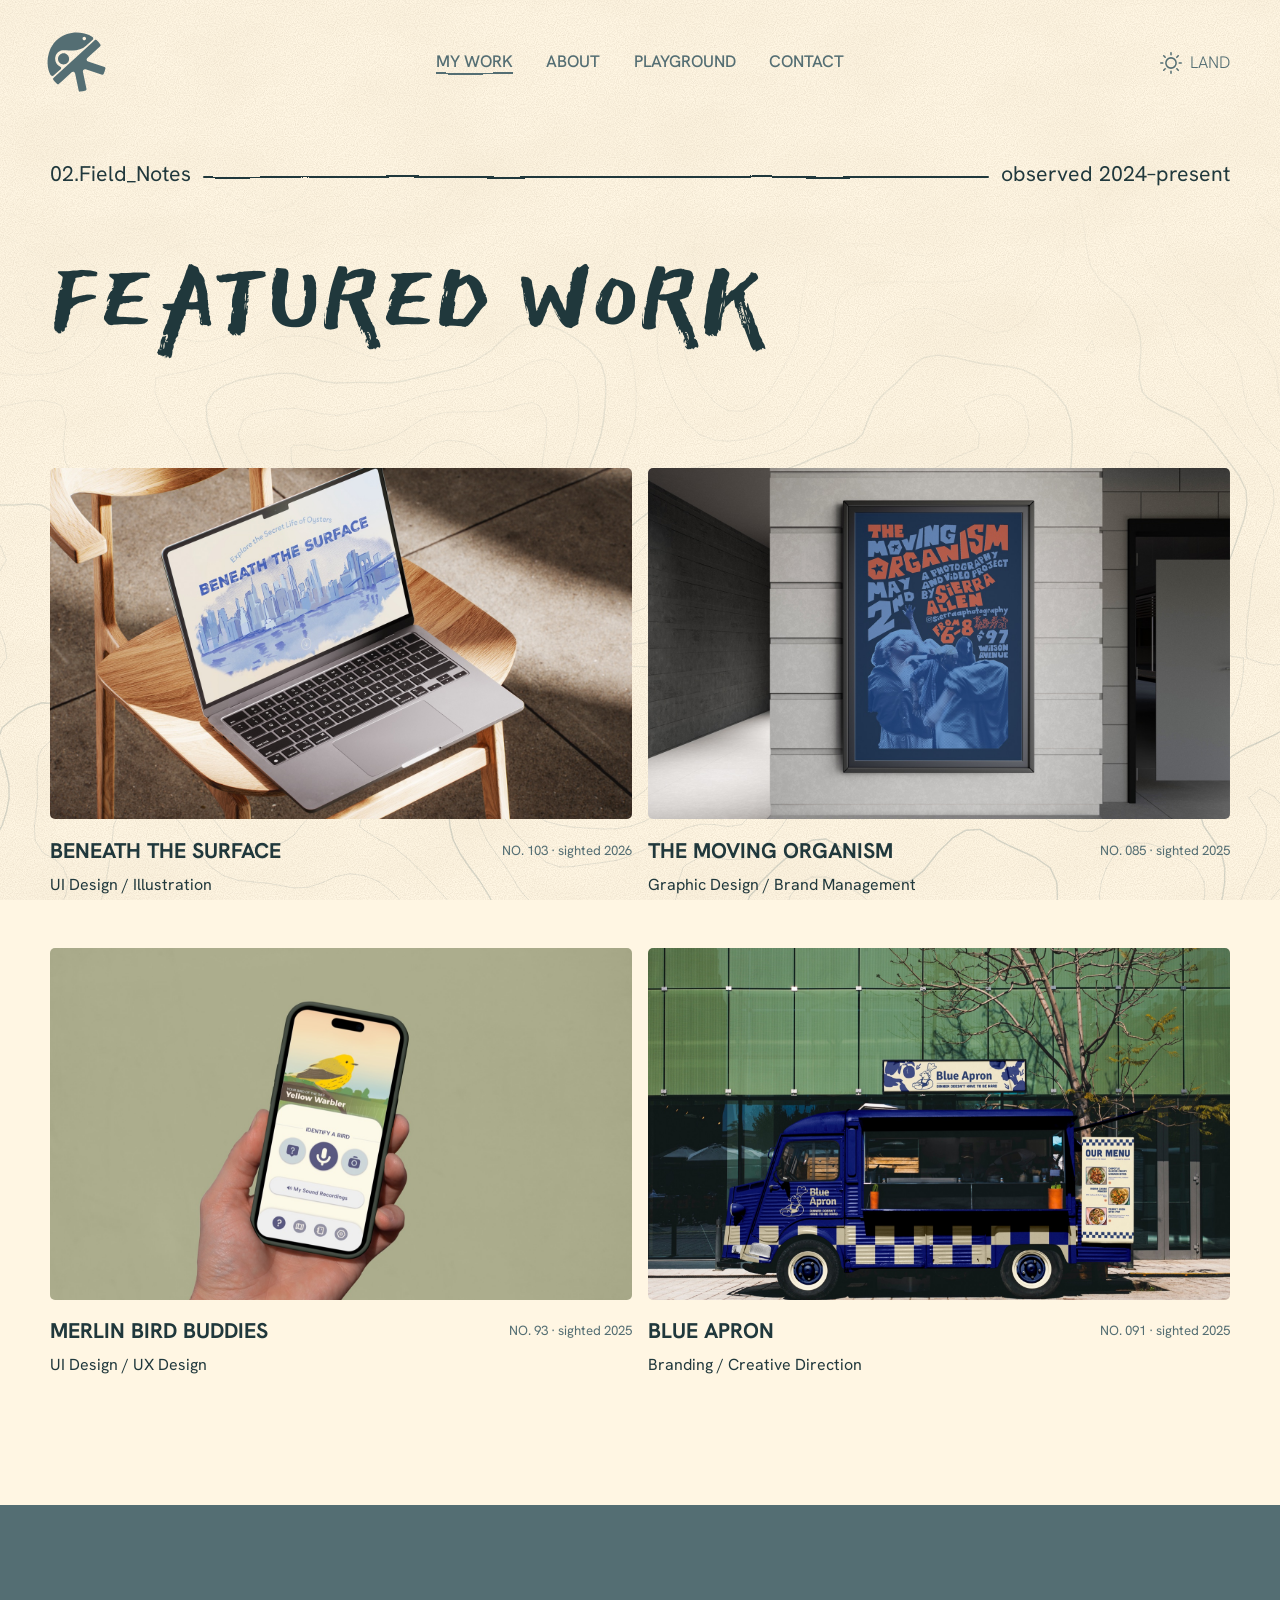
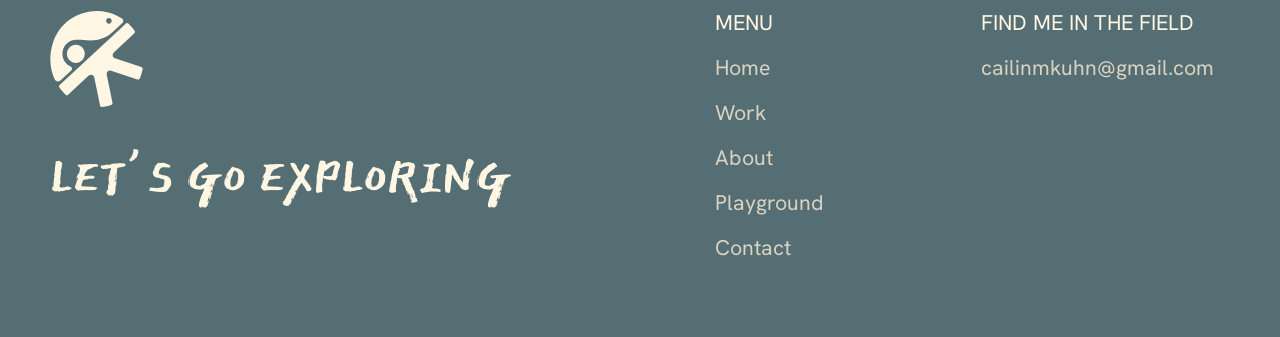
<file: work.html>
<!doctype html>
<html lang="en">
<head>
  <meta charset="utf-8">
  <meta name="viewport" content="width=device-width, initial-scale=1">
  <title>Work - Cailin Kuhn</title>
  <meta name="description" content="Cailin Kuhn Portfolio.">
  <script>
    // Apply saved/system theme before paint to avoid a flash.
    (function () {
      var t = null;
      try { t = localStorage.getItem('theme'); } catch (e) {}
      if (!t) t = matchMedia('(prefers-color-scheme: dark)').matches ? 'dark' : 'light';
      document.documentElement.dataset.theme = t;
    })();
  </script>
  <link rel="preconnect" href="https://fonts.googleapis.com">
  <link rel="preconnect" href="https://fonts.gstatic.com" crossorigin>
  <link href="https://fonts.googleapis.com/css2?family=Darker+Grotesque:wght@700&family=East+Sea+Dokdo&family=Hanken+Grotesk:wght@300;400;500;700&family=IBM+Plex+Mono:wght@400&family=Reenie+Beanie&display=swap" rel="stylesheet">
  <link rel="icon" type="image/svg+xml" href="assets/icons/logo-header-dark.svg" media="(prefers-color-scheme: light)">
  <link rel="icon" type="image/svg+xml" href="assets/icons/logo-header-light.svg" media="(prefers-color-scheme: dark)">
  <link rel="stylesheet" href="css/styles.css">
</head>
<body>
  <a class="skip-link" href="#main">Skip to content</a>

  <header class="site-header wrap">
    <a class="site-header__logo" href="index.html" aria-label="Cailin Kuhn — home">
      <img class="logo logo--light" src="assets/icons/logo-header-dark.svg" width="98" height="99" alt="">
      <img class="logo logo--dark" src="assets/icons/logo-header-light.svg" width="98" height="99" alt="">
    </a>
    <nav class="site-nav" aria-label="Primary">
      <a href="work.html" aria-current="page">MY WORK</a>
      <a href="about.html">ABOUT</a>
      <a href="playground.html">PLAYGROUND</a>
      <a href="contact.html">CONTACT</a>
    </nav>
    <button class="theme-toggle" type="button" aria-label="Toggle color theme" data-label-light="LAND" data-label-dark="SEA">
      <span class="theme-toggle__icon" aria-hidden="true"><span class="icon icon--sun"></span><span class="icon icon--moon"></span></span>
      <span class="theme-toggle__label">LAND</span>
    </button>
  </header>

  <main id="main">
    <!-- 02 — Featured work (Figma "Oct.5.2-light") -->
    <section class="section section--page-top wrap" id="work" aria-labelledby="work-title">
      <div class="label-row">
        <p class="label">02.<span class="light-only">Field_Notes</span><span class="dark-only">Sample_Log</span></p>
        <span class="rule" aria-hidden="true"></span>
        <p class="label label--end"><span class="light-only">observed</span><span class="dark-only">logged</span> 2024–present</p>
      </div>
      <h2 class="display display--section display--tight" id="work-title">FEATURED WORK</h2>

      <ul class="work-grid work-grid--pairs" role="list">
        <li>
          <a class="card" href="beneath-the-surface.html">
            <span class="card__media card__media--featured">
              <img src="assets/images/beneath-the-surface/beneath-the-surface.jpg" width="1600" height="1200" alt="Beneath the Surface shown on a laptop screen" loading="lazy">
            </span>
            <span class="card__head">
              <span class="card__title">BENEATH THE SURFACE</span>
              <span class="card__tag">NO. 103 · <span class="light-only">sighted</span><span class="dark-only">logged</span> 2026</span>
            </span>
            <span class="card__meta">UI Design / Illustration</span>
          </a>
        </li>
        <li>
          <a class="card" href="moving-organism.html">
            <span class="card__media card__media--featured">
              <img src="assets/images/moving-organism/moving-organism.jpg" width="1600" height="1200" alt="The Moving Organism poster mounted on a wall" loading="lazy">
            </span>
            <span class="card__head">
              <span class="card__title">THE MOVING ORGANISM</span>
              <span class="card__tag">NO. 085 · <span class="light-only">sighted</span><span class="dark-only">logged</span> 2025</span>
            </span>
            <span class="card__meta">Graphic Design / Brand Management</span>
          </a>
        </li>
        <li>
          <a class="card" href="merlin-bird-buddies.html">
            <span class="card__media card__media--featured">
              <img src="assets/images/bird-buddies/merlin-bird-buddies.jpg" width="1600" height="1066" alt="Merlin Bird Buddies app on a phone held in hand" loading="lazy">
            </span>
            <span class="card__head">
              <span class="card__title">MERLIN BIRD BUDDIES</span>
              <span class="card__tag">NO. 93 · <span class="light-only">sighted</span><span class="dark-only">logged</span> 2025</span>
            </span>
            <span class="card__meta">UI Design / UX Design</span>
          </a>
        </li>
        <li>
          <a class="card" href="blue-apron.html">
            <span class="card__media card__media--featured">
              <img src="assets/images/work/blue-apron.jpg" width="1800" height="1200" alt="Blue Apron food truck with a checkered blue-and-cream wrap" loading="lazy">
            </span>
            <span class="card__head">
              <span class="card__title">BLUE APRON</span>
              <span class="card__tag">NO. 091 · <span class="light-only">sighted</span><span class="dark-only">logged</span> 2025</span>
            </span>
            <span class="card__meta">Branding / Creative Direction</span>
          </a>
        </li>
      </ul>
    </section>
  </main>

  <footer class="site-footer" id="contact">
    <div class="site-footer__inner wrap">
      <div class="site-footer__brand">
        <a class="site-footer__home" href="index.html" aria-label="Cailin Kuhn — home">
          <img class="site-footer__logo logo--light" src="assets/icons/logo-footer-light.svg" width="140" height="144" alt="">
          <img class="site-footer__logo logo--dark" src="assets/icons/logo-footer-dark.svg" width="140" height="144" alt="">
        </a>
        <p class="site-footer__tagline">LET<span class="apos">’</span>S GO EXPLORING</p>
      </div>
      <nav class="footer-col" aria-labelledby="footer-menu">
        <h2 class="footer-col__title" id="footer-menu">MENU</h2>
        <ul role="list">
          <li><a href="index.html">Home</a></li>
          <li><a href="work.html">Work</a></li>
          <li><a href="about.html">About</a></li>
          <li><a href="playground.html">Playground</a></li>
          <li><a href="contact.html">Contact</a></li>
        </ul>
      </nav>
      <div class="footer-col">
        <h2 class="footer-col__title"><span class="light-only">FIND ME IN THE FIELD</span><span class="dark-only">SEND A SIGNAL</span></h2>
        <ul role="list">
          <li><a href="mailto:cailinmkuhn@gmail.com">cailinmkuhn@gmail.com</a></li>
        </ul>
      </div>
    </div>
  </footer>

  <script src="js/main.js"></script>
  <script src="js/cursor.js"></script>
  <script src="js/snow.js"></script>
  <script src="js/contours.js"></script>
</body>
</html>
</file>
<file: css/styles.css>
/* ==========================================================================
   Cailin Kuhn — Portfolio
   Built from Figma frame "Sep.29.2" (1920 × 4450). Sizes scale fluidly
   down from the 1920px design; values in comments are the design px.
   ========================================================================== */

:root {
  /* Colors */
  --c-bg: #fff6e3;
  --c-ink: #20383c;        /* headings, body copy, rules */
  --c-navy: #132845;       /* buttons */
  --c-nav: #546e73;        /* header nav + theme toggle */
  --c-button: #20383c;     /* pill buttons */
  --c-footer-bg: #546e73;
  --c-footer-head: #fff6e3;
  --c-footer-text: #dad2c1;

  /* Type */
  --f-display: "East Sea Dokdo", "Comic Sans MS", cursive;
  --f-body: "Hanken Grotesk", system-ui, sans-serif;
  --f-button: "Darker Grotesque", "Hanken Grotesk", sans-serif;
  /* Accent voice for little notes: handwriting on land, an instrument readout at sea.
     --accent-scale evens out the two fonts' very different sizes. */
  --f-accent: "Reenie Beanie", "Bradley Hand", cursive;
  --accent-scale: 1.15;

  --fs-body: clamp(17px, 1.667vw, 32px);   /* 32 */
  --fs-meta: clamp(14px, 1.25vw, 24px);    /* 24 */
  --fs-nav: clamp(15px, 1.302vw, 25px);    /* 25 */
  --fs-button: clamp(17px, 1.25vw, 24px);  /* 24 */
  --fs-tag: clamp(13px, 1.042vw, 20px);    /* 20 */

  /* Spacing */
  --px: clamp(20px, 3.906vw, 75px);            /* page gutter 75 */
  --gap: clamp(14px, 1.302vw, 25px);           /* grid gap 25 */
  --sp-section: clamp(96px, 10.104vw, 194px);  /* between sections 194 */
  --sp-label: clamp(28px, 3.125vw, 60px);      /* label → title 60 */
  --sp-title: clamp(40px, 6.667vw, 128px);     /* title → cards 128 */
  --sp-content: clamp(28px, 2.917vw, 56px);    /* label → about content 56 */
  --sp-action: clamp(28px, 2.5vw, 48px);       /* content → button 48 */
  --sp-card-title: clamp(14px, 1.354vw, 26px); /* image → title 26 */
  --sp-card-meta: clamp(10px, 0.781vw, 15px);  /* title → meta 15 */

  --radius: 5px;
  --ease: cubic-bezier(.2, .7, .2, 1);
}

:root[data-theme="dark"] {
  --f-accent: "IBM Plex Mono", ui-monospace, monospace;
  --accent-scale: .54;
  --c-bg: #132845;
  --c-ink: #fff6e3;
  --c-navy: #fff6e3;
  --c-nav: #749eb8;
  --c-button: #fff6e3;
  --c-footer-bg: #749EB8;
  --c-footer-head: #132845;
  --c-footer-text: #30496d;
}

/* ---------- Base ---------- */

*,
*::before,
*::after { box-sizing: border-box; }

html { scroll-behavior: smooth; }

body {
  margin: 0;
  background: var(--c-bg);
  color: var(--c-ink);
  font-family: var(--f-body);
  font-size: var(--fs-body);
  line-height: normal;
  -webkit-font-smoothing: antialiased;
  transition: background-color .3s var(--ease), color .3s var(--ease);
}

h1, h2, h3, p, ul { margin: 0; }
ul[role="list"] { list-style: none; padding: 0; }
img { display: block; max-width: 100%; }
a { color: inherit; text-decoration: none; }

:focus-visible {
  outline: 2px solid currentColor;
  outline-offset: 4px;
  border-radius: 2px;
}

.skip-link {
  position: absolute;
  left: var(--px);
  top: -100px;
  padding: 8px 16px;
  background: var(--c-navy);
  color: var(--c-bg);
  z-index: 10;
}
.skip-link:focus { top: 16px; }

/* Content column: 1770 wide at 1920 with 75 gutters. Also a size container
   so display type can scale with it (cqi). */
.wrap {
  width: 100%;
  max-width: 1920px;
  margin-inline: auto;
  padding-inline: var(--px);
  container-type: inline-size;
}

/* Trim text boxes to cap height / baseline, matching Figma's text-box-trim. */
.label,
.display,
.hero__tagline,
.status__currently,
.status__availability-text,
.card__title,
.card__meta,
.card__tag,
.case__facts dt,
.case__facts dd,
.case__description,
.site-footer__signal,
.about__text,
.about-intro__hello,
.about-intro__body,
.specs__title,
.specs__list li,
.specs__log p,
.sightings__intro p,
.sightings__empty,
.field-note__tag,
.field-note__name,
.field-note__latin,
.field-note__facts dt,
.field-note__facts dd,
.field-note__note,
.pill-button__label,
.site-footer__tagline,
.footer-col__title,
.footer-col li {
  text-box: trim-both cap alphabetic;
}

/* Copy that changes with the theme: land (light) / sea (dark). */
.dark-only { display: none; }
[data-theme="dark"] .light-only { display: none; }
[data-theme="dark"] .dark-only { display: revert; }

/* Icons use the Figma SVGs as masks so they follow the current text color. */
.icon {
  display: block;
  background-color: currentColor;
  -webkit-mask: var(--icon) center / 100% 100% no-repeat;
          mask: var(--icon) center / 100% 100% no-repeat;
}
.icon--sun   { --icon: url("../assets/icons/sun.svg");   width: 21.5px;    height: 21.5px; }
.icon--moon  { --icon: url("../assets/icons/moon.svg");  width: 19.4px;    height: 19.4px; }
.icon--arrow { --icon: url("../assets/icons/arrow-dark.svg"); width: 31.4176px; height: 25.7456px; }

/* ---------- Header ---------- */

.site-header {
  position: absolute;
  inset: 0 0 auto;
  z-index: 5;
  display: grid;
  grid-template-columns: 1fr auto 1fr;
  align-items: center;
  padding-top: clamp(20px, 2.292vw, 44px);  /* 44 */
}

.site-header__logo {
  justify-self: start;
  width: clamp(56px, 5.104vw, 98px);        /* 98 × 99 */
  margin-left: -6px;                        /* logo sits at x=69 vs 75 gutter */
}
.site-header__logo .logo {
  width: 100%;
  height: auto;
  transition: transform .45s cubic-bezier(.34, 1.56, .64, 1);   /* slight overshoot, like a head tilt */
}
/* Hover: the creature cocks its head. Click: a quick squish. */
.site-header__logo:hover .logo,
.site-header__logo:focus-visible .logo { transform: rotate(-10deg) scale(1.06); }
.site-header__logo:active .logo { transform: rotate(-4deg) scale(.9); transition-duration: .12s; }
/* Header + footer logos swap per theme. */
.logo--dark { display: none; }
[data-theme="dark"] .logo--light { display: none; }
[data-theme="dark"] .logo--dark { display: block; }

.site-nav {
  display: flex;
  gap: clamp(20px, 2.604vw, 50px);          /* 50 */
  font-size: var(--fs-nav);
  font-weight: 500;
  color: var(--c-nav);
  white-space: nowrap;
}
.site-nav a {
  position: relative;
  padding-bottom: 2px;
}
/* Underline is its own layer so land mode can give it a pencil edge. */
.site-nav a::after {
  content: "";
  position: absolute;
  left: 0;
  right: 0;
  bottom: 0;
  height: 2px;
  background: currentColor;
  transform: scaleX(0);
  transform-origin: left;
  transition: transform .3s var(--ease);
}
.site-nav a:hover::after,
.site-nav a[aria-current="page"]::after { transform: scaleX(1); }

.theme-toggle {
  justify-self: end;
  display: flex;
  align-items: center;
  gap: 10px;
  padding: 0;
  border: 0;
  background: none;
  color: var(--c-nav);
  font: 300 var(--fs-nav) / normal var(--f-body);
  cursor: pointer;
}
.theme-toggle__icon {
  display: grid;
  place-items: center;
  width: 20px;
  height: 20px;
  transition: transform .5s var(--ease);
}
.theme-toggle:hover .theme-toggle__icon { transform: rotate(45deg); }

/* Sun (20px) in light mode, moon (18px) in dark mode. */
.icon--moon { display: none; }
[data-theme="dark"] .icon--sun { display: none; }
[data-theme="dark"] .icon--moon { display: block; }
[data-theme="dark"] .theme-toggle__icon { width: 18px; height: 18px; }
[data-theme="dark"] .theme-toggle:hover .theme-toggle__icon { transform: rotate(-20deg); }

/* ---------- Section label row ("01.Welcome_User ——— right text") ---------- */

.label-row {
  display: flex;
  align-items: center;
  gap: 12px;
}
.label { font-size: var(--fs-body); font-weight: 400; white-space: nowrap; }
.label--end { text-align: right; }
.rule {
  flex: 1;
  min-width: 40px;
  height: 2px;
  margin-top: 6px;               /* rule sits 14px below the label's cap top */
  border-radius: 1px;
  background: currentColor;
}

/* ---------- Display type ---------- */

.display {
  font-family: var(--f-display);
  font-weight: 400;
  white-space: nowrap;
}
.display--hero    { font-size: 22.55cqi; }                          /* 400 */
.display--section { font-size: 11.3cqi; margin-top: var(--sp-label); } /* 200 */
.display--section.display--tight { margin-top: clamp(22px, 2.292vw, 44px); } /* 44 */

/* ---------- 01 Hero ---------- */

.hero {
  display: flex;
  flex-direction: column;
  justify-content: flex-end;
  min-height: calc(min(100svh, 1080px) + 14px);  /* +20px below the nav for the hero interaction; tagline ends at y=1094 */
  padding-top: 260px;
}
/* Flock / school canvas (js/flock.js), placed by JS between the nav and the 01 label. */
.hero { position: relative; }
.flock {
  position: absolute;
  left: 0;
  width: 100%;
  pointer-events: none;
}

.hero .display--hero { margin-top: clamp(24px, 2.969vw, 57px); }   /* 57 */
.hero__tagline { margin-top: clamp(28px, 6.354vw, 122px); }        /* 122 */

/* Status under the name (Figma "Oct.5.1-light" › introduction):
   "currently …" at 32px, then an indented availability line with a pulsing dot. */
.hero:has(.status) { min-height: calc(min(100svh, 1080px) + 74px); }  /* status ends at y=1154; 01 label at y=724 */
.status { margin-top: clamp(28px, 6.354vw, 122px); }               /* 122 */
.status__currently { font-size: var(--fs-body); }
.depth__value { font-variant-numeric: tabular-nums; }   /* digits keep their width as the depth changes */
/* Land mode: click the animal in the status line for another sighting (js/main.js). */
.sighting {
  display: inline-block;                    /* so the fade-in can nudge it */
  padding: 0;
  border: 0;
  background: none;
  color: inherit;
  font: inherit;
  text-decoration: underline dotted;
  text-decoration-thickness: 2px;
  text-underline-offset: 5px;
  cursor: pointer;
  transition: text-decoration-color .2s var(--ease);
}
.sighting:hover { text-decoration-style: solid; }
.sighting.is-new { animation: sighting-in .4s var(--ease); }
@keyframes sighting-in { from { opacity: 0; transform: translateY(4px); } }
.status__availability {
  display: flex;
  align-items: center;
  gap: 12px;
  margin-top: clamp(12px, 1.198vw, 23px);                           /* 23 */
  margin-left: clamp(6px, 0.625vw, 12px);                           /* indented 12 */
  font-size: var(--fs-meta);
}
.status__dot {
  flex-shrink: 0;
  width: 14px;
  height: 14px;
  border-radius: 50%;
  background: var(--c-nav);
  animation: status-pulse 2.4s ease-out infinite;
}
@keyframes status-pulse {
  0%   { box-shadow: 0 0 0 0 color-mix(in srgb, var(--c-nav) 60%, transparent); }
  100% { box-shadow: 0 0 0 10px transparent; }
}

/* The availability line sits in the space above Featured Work, so that gap
   is 40px shorter than the other section gaps (194 → 154). */
.hero:has(.status) + .section { padding-top: calc(var(--sp-section) - clamp(20px, 2.083vw, 40px)); }

/* ---------- Sections ---------- */

.section { padding-top: var(--sp-section); }
.section--page-top { padding-top: clamp(160px, 11.458vw, 220px); }  /* first section on inner pages: label at y=220 */

.section__action {
  display: flex;
  justify-content: flex-end;
  margin-top: var(--sp-action);
}

/* ---------- Cards ---------- */

.work-grid {
  display: grid;
  grid-template-columns: repeat(3, minmax(0, 1fr));
  gap: var(--gap);
  margin-top: var(--sp-title);
}

.card { display: flex; flex-direction: column; }
.card__media {
  display: block;
  overflow: hidden;
  border-radius: var(--radius);
  background: color-mix(in srgb, var(--c-ink) 8%, transparent);
}
.card__media img,
.card__media video {
  display: block;
  width: 100%;
  height: 100%;
  object-fit: cover;
  transition: transform .6s var(--ease);
}
.card:hover .card__media img,
.card:hover .card__media video { transform: scale(1.04); }

.card__media--featured { aspect-ratio: 573 / 384; }

/* Two-up featured grid (Figma "Oct.5.2-light"): 873 × 528 images, 80px between rows. */
.work-grid--pairs {
  grid-template-columns: repeat(2, minmax(0, 1fr));
  row-gap: clamp(40px, 4.167vw, 80px);
}
.work-grid--pairs .card__media--featured { aspect-ratio: 873 / 528; }

/* Title row: project title left, specimen tag right, vertically centered. */
.card__head {
  display: flex;
  flex-wrap: wrap;
  align-items: center;
  justify-content: space-between;
  gap: 8px 16px;
  margin-top: var(--sp-card-title);
}
.card__head .card__title { margin-top: 0; }
.card__tag {
  font-size: var(--fs-tag);
  color: var(--c-nav);
  white-space: nowrap;
}
.card__media--play     { aspect-ratio: 374 / 320; }

.card__title {
  margin-top: var(--sp-card-title);
  font-size: var(--fs-body);
  font-weight: 700;
}
.card__meta {
  margin-top: var(--sp-card-meta);
  font-size: var(--fs-meta);
}

/* ---------- Case study pages ---------- */

.case__hero {
  margin: var(--sp-title) 0 0;
  aspect-ratio: 16 / 9;
  overflow: hidden;
  border-radius: var(--radius);
}
.case__hero img { width: 100%; height: 100%; object-fit: cover; }

/* Same 3-column rhythm as About: details left, description across 2 columns. */
.case__intro {
  display: grid;
  grid-template-columns: repeat(3, minmax(0, 1fr));
  column-gap: var(--gap);
  align-items: start;
  margin-top: clamp(48px, 4.167vw, 80px);                           /* 80 */
}
.case__facts {
  display: flex;
  flex-direction: column;
  gap: clamp(24px, 1.667vw, 32px);                                  /* 32 */
  margin: 0;
}
.case__facts dt { font-size: var(--fs-tag); color: var(--c-nav); }
.case__facts dd { margin: var(--sp-card-meta) 0 0; font-size: var(--fs-body); }
.case__body { grid-column: 2 / 4; }
.case__body .pill-button { margin-top: var(--sp-action); }

.case__media {
  display: flex;
  flex-direction: column;
  gap: var(--gap);
  margin-top: var(--sp-title);
}
.case__media video,
.case__media img {
  display: block;
  width: 100%;
  height: auto;
  border-radius: var(--radius);
}
.case__media video { background: #000; }

/* Full / condensed switch. Anything marked data-only shows in that view only. */
.case[data-case-view="full"] [data-only="condensed"],
.case[data-case-view="condensed"] [data-only="full"] { display: none; }

.case-view {
  display: flex;
  flex-wrap: wrap;
  align-items: center;
  justify-content: space-between;
  gap: 16px var(--gap);
  margin-top: clamp(48px, 4.167vw, 80px);                           /* 80 */
}
.case-view__hint { font-size: var(--fs-meta); color: var(--c-nav); }
.case-view__switch {
  position: relative;
  isolation: isolate;
  display: inline-flex;
  padding: 4px;
  border-radius: 50px;
}
.case-view__switch::before {
  content: "";
  position: absolute;
  inset: 0;
  z-index: -1;
  border: 2px solid var(--c-button);
  border-radius: inherit;
}
.case-view__switch button {
  padding: 10px clamp(18px, 1.354vw, 26px);
  border: 0;
  border-radius: 50px;
  background: none;
  color: var(--c-button);
  font: 700 var(--fs-button) / 1 var(--f-button);
  cursor: pointer;
  transition: background-color .25s var(--ease), color .25s var(--ease);
}
/* The selected fill is drawn on ::before so land mode can give it the same pencil wobble as the outline. */
.case-view__switch button { position: relative; isolation: isolate; }
.case-view__switch button::before {
  content: "";
  position: absolute;
  inset: 0;
  z-index: -1;
  border-radius: inherit;
  transition: background-color .25s var(--ease);
}
.case-view__switch button[aria-pressed="true"] { color: var(--c-bg); }
.case-view__switch button[aria-pressed="true"]::before { background: var(--c-button); }

/* Sections: title on the left, content across two columns (like the intro). */
.case { counter-reset: case-section; }
.case-section {
  counter-increment: case-section;
  display: grid;
  grid-template-columns: repeat(3, minmax(0, 1fr));
  column-gap: var(--gap);
  row-gap: var(--sp-content);
  align-items: start;
  margin-top: var(--sp-section);
}
.case-view + .case-section { margin-top: var(--sp-title); }
.case-section__head { display: flex; flex-direction: column; gap: clamp(12px, 1.042vw, 20px); }
.case-section__head::before {
  content: counter(case-section, decimal-leading-zero);
  font-size: var(--fs-tag);
  color: var(--c-nav);
}
.case-section__title {
  font-family: var(--f-display);
  font-size: clamp(44px, 4.52cqi, 80px);                            /* 80 */
  font-weight: 400;
  line-height: .9;
}
.case-section__q { font-size: var(--fs-meta); color: var(--c-nav); max-width: 22em; }
.case-section__body { grid-column: 2 / 4; min-width: 0; }
.case-section--wide .case-section__body { grid-column: 1 / -1; }
.case-section__body > * + * { margin-top: var(--sp-action); }

.case__facts--grid {
  display: grid;
  grid-template-columns: repeat(3, minmax(0, 1fr));
  gap: clamp(24px, 1.667vw, 32px) var(--gap);
}
.case__facts--grid dd,
.case__facts--stack dd { font-size: var(--fs-meta); line-height: 1.3; text-box: none; }
.is-placeholder { color: var(--c-nav); font-style: italic; }

/* Design decisions: numbered 2×2 grid (full study), a single column inside Approach (condensed). */
.decisions {
  display: grid;
  grid-template-columns: repeat(2, minmax(0, 1fr));
  gap: var(--sp-content) var(--gap);
  margin: 0;
  padding: 0;
  list-style: none;
}
.decisions--stack { grid-template-columns: 1fr; gap: 24px; margin-top: var(--sp-card-meta); }
.decisions--3 { grid-template-columns: repeat(3, minmax(0, 1fr)); }
.case-section__body > * + .decisions { margin-top: var(--sp-action); }   /* when a list follows copy */
.decision { display: flex; flex-direction: column; gap: 12px; }
.decision__num { font-size: var(--fs-tag); color: var(--c-nav); }
.decision__title { font-size: var(--fs-body); font-weight: 700; line-height: 1.15; }
.decision__text { font-size: var(--fs-meta); line-height: 1.35; }
.decisions--stack .decision { gap: 6px; }
.decisions--stack .decision__title { font-size: var(--fs-meta); }

/* Quiet secondary link (e.g. the process deck): muted text, underline, small arrow. */
.text-link {
  display: inline-flex;
  align-items: center;
  gap: 10px;
  color: var(--c-nav);
  font-size: var(--fs-meta);
  transition: color .25s var(--ease);
}
.text-link__label { position: relative; padding-bottom: 4px; }
.text-link__label::after {
  content: "";
  position: absolute;
  left: 0;
  right: 0;
  bottom: 0;
  height: 2px;
  background: currentColor;
  opacity: .5;
  transition: opacity .25s var(--ease);
}
.text-link .icon--arrow {
  width: 18px;
  height: 15px;
  transition: transform .3s var(--ease);
}
.text-link:hover { color: var(--c-ink); }
.text-link:hover .text-link__label::after { opacity: 1; }
.text-link:hover .icon--arrow { transform: translate(3px, -3px); }   /* the icon points up-right: opens elsewhere */
.case__links { display: flex; flex-wrap: wrap; gap: 16px clamp(24px, 2.5vw, 48px); }   /* several text links in a row */

/* Placeholder frames for screens still to come. */
.case-grid { display: grid; gap: var(--gap); }
.case-grid--2 { grid-template-columns: repeat(2, minmax(0, 1fr)); }
.case-grid--3 { grid-template-columns: repeat(3, minmax(0, 1fr)); }
.case-grid__full { grid-column: 1 / -1; }
.case-grid--4 { grid-template-columns: repeat(4, minmax(0, 1fr)); }
.case-grid--5 { grid-template-columns: repeat(5, minmax(0, 1fr)); }
.case-grid--narrow { max-width: 1040px; margin-inline: auto; }   /* tall pieces (posters) shown smaller than full width */

/* Logo lockups: each centered in a soft square tile. */
.lockup {
  display: grid;
  place-items: center;
  aspect-ratio: 1;
  padding: 14%;
  border-radius: var(--radius);
  background: color-mix(in srgb, var(--c-ink) 5%, transparent);
}
.lockup .zoom-trigger img { border-radius: 0; }

/* Pages without the full/condensed switch: first section sits closer to the hero. */
.case__hero + .case-section { margin-top: var(--sp-title); }

.case-figure { margin: 0; }
.case-section__body > .case-figure { margin-top: clamp(40px, 4.167vw, 80px); }   /* 80: more air between copy and images */
.case-figure__caption {
  max-width: 46em;
  margin-top: 16px;
  color: var(--c-nav);
  font-size: var(--fs-meta);
  line-height: 1.35;
}

/* Merchandise: large shirt + tag detail on top, tote and hat below. */
.merch {
  display: grid;
  grid-template-columns: repeat(6, minmax(0, 1fr));
  gap: var(--gap);
}
.merch > * { grid-column: span 3; }
.merch > .merch__main { grid-column: span 4; }
.merch > .merch__side { grid-column: span 2; aspect-ratio: auto; }
.merch img { width: 100%; height: 100%; object-fit: cover; border-radius: var(--radius); }
.placeholder {
  position: relative;
  isolation: isolate;
  display: flex;
  flex-direction: column;
  align-items: center;
  justify-content: center;
  gap: 10px;
  aspect-ratio: var(--ratio, 16 / 9);
  padding: 16px;
  border-radius: var(--radius);
  background: color-mix(in srgb, var(--c-ink) 5%, transparent);
  text-align: center;
}
.placeholder::before {
  content: "";
  position: absolute;
  inset: 0;
  z-index: -1;
  border: 2px dashed color-mix(in srgb, var(--c-ink) 40%, transparent);
  border-radius: inherit;
}
.placeholder__name { font-size: var(--fs-meta); font-weight: 700; }
.placeholder__note { font-size: var(--fs-tag); color: var(--c-nav); }

/* Iteration: version tabs + annotated screens. */
.versions__tabs { display: flex; flex-wrap: wrap; gap: 10px; }
.versions__tabs [role="tab"] {
  position: relative;
  isolation: isolate;
  padding: 12px clamp(20px, 1.563vw, 30px);
  border: 0;
  border-radius: 50px;
  background: none;
  color: var(--c-button);
  font: 700 var(--fs-button) / 1 var(--f-button);
  cursor: pointer;
  transition: color .25s var(--ease);
}
.versions__tabs [role="tab"]::before {
  content: "";
  position: absolute;
  inset: 0;
  z-index: -1;
  border: 2px solid var(--c-button);
  border-radius: inherit;
  transition: background-color .25s var(--ease);
}
.versions__tabs [role="tab"][aria-selected="true"] { color: var(--c-bg); }
.versions__tabs [role="tab"][aria-selected="true"]::before { background: var(--c-button); }
.versions__summary { font-size: var(--fs-meta); }
.versions__panel > * + * { margin-top: var(--sp-content); }

.annotated {
  display: grid;
  grid-template-columns: repeat(3, minmax(0, 1fr));
  column-gap: var(--gap);
  row-gap: 24px;
  align-items: start;
}
.annotated__screen {
  position: relative;
  grid-column: 1 / 3;
  margin: 0;
}
.annotated__screen img { width: 100%; height: auto; border-radius: var(--radius); }

.pin {
  position: absolute;
  left: var(--x);
  top: var(--y);
  display: grid;
  place-items: center;
  width: clamp(28px, 1.875vw, 36px);
  height: clamp(28px, 1.875vw, 36px);
  margin: calc(clamp(28px, 1.875vw, 36px) / -2) 0 0 calc(clamp(28px, 1.875vw, 36px) / -2);
  padding: 0;
  border: 2px solid #20383c;
  border-radius: 50%;
  background: #fff6e3;
  color: #20383c;
  font: 700 var(--fs-tag) / 1 var(--f-button);
  cursor: pointer;
  box-shadow: 0 2px 10px rgb(0 0 0 / .25);
  transition: transform .2s var(--ease), background-color .2s var(--ease), color .2s var(--ease);
}
.pin:hover { transform: scale(1.12); }
.pin[aria-pressed="true"] { background: #20383c; color: #fff6e3; transform: scale(1.12); }
.pin[aria-pressed="false"]::after {
  content: "";
  position: absolute;
  inset: -2px;
  border-radius: 50%;
  border: 2px solid #fff6e3;
  animation: pin-ping 2.4s ease-out infinite;
}
@keyframes pin-ping {
  0%   { transform: scale(1);   opacity: .9; }
  70%, 100% { transform: scale(1.8); opacity: 0; }
}

.annotated__notes { display: flex; flex-direction: column; gap: 6px; margin: 0; padding: 0; list-style: none; }
.note { border-bottom: 2px solid color-mix(in srgb, var(--c-ink) 20%, transparent); }
.note__btn {
  display: flex;
  align-items: center;
  gap: 14px;
  width: 100%;
  padding: 14px 0;
  border: 0;
  background: none;
  color: inherit;
  font: 400 var(--fs-meta) / 1.25 var(--f-body);
  text-align: left;
  cursor: pointer;
}
.note__num {
  flex: none;
  display: grid;
  place-items: center;
  width: 30px;
  height: 30px;
  border: 2px solid currentColor;
  border-radius: 50%;
  font: 700 var(--fs-tag) / 1 var(--f-button);
  transition: background-color .2s var(--ease), color .2s var(--ease);
}
.note.is-active .note__title { font-weight: 700; }
.note.is-active .note__num { background: var(--c-ink); color: var(--c-bg); }
.note:not(.is-active) .note__text { display: none; }
.note__text { padding: 0 0 16px 44px; font-size: var(--fs-meta); line-height: 1.35; }
.note.is-active .note__text { animation: note-in .35s var(--ease); }

/* Case media: screens, research boards and the demo video. */
.case-grid > img,
.case-grid .zoom-trigger img,
.case-section__body .media-frame video {
  display: block;
  width: 100%;
  height: auto;
  border-radius: var(--radius);
}
.media-frame { position: relative; }
.media-frame video { background: #000; }

/* Annotated phone screen (Merlin audit): a narrower screen beside its notes. */
.annotated.annotated--phone { grid-template-columns: minmax(0, 280px) minmax(0, 1fr); }   /* 280 wide keeps the phone under one screen height */
.annotated--phone .annotated__screen { grid-column: auto; }

/* Before & after (Merlin): three pairs, each Merlin beside Bird Buddies with a short note. */
.compare-grid {
  display: grid;
  grid-template-columns: repeat(3, minmax(0, 1fr));
  gap: var(--sp-content) var(--gap);
}
.compare { display: flex; flex-direction: column; gap: 16px; margin: 0; }
.compare__title { font-size: var(--fs-body); font-weight: 700; line-height: 1.15; }
.compare__pair { display: grid; grid-template-columns: 1fr 1fr; gap: 12px; }
.compare__shot { display: flex; flex-direction: column; gap: 10px; }
/* Both screens share one height: the redesign loses its empty status-bar strip, like the cropped originals. */
.compare__shot img {
  display: block;
  width: 100%;
  height: auto;
  aspect-ratio: 393 / 802;
  object-fit: cover;
  object-position: bottom;
  border-radius: var(--radius);
}
.compare__label { color: var(--c-nav); font-size: var(--fs-tag); }
.compare__text { font-size: var(--fs-meta); line-height: 1.35; }

/* Next case study: a full-screen panel at the end of each study (after the old Framer site).
   The words fade up when it scrolls into view; on hover the cover rises from the bottom edge
   and the custom cursor turns into a VIEW badge (js/case.js, js/cursor.js). */
.next-case { margin-top: clamp(64px, 6.25vw, 120px); }
.next-case__link {
  position: relative;
  display: flex;
  flex-direction: column;
  align-items: center;
  justify-content: center;
  gap: clamp(14px, 1.25vw, 24px);
  min-height: 92svh;
  padding-bottom: 16svh;                 /* lifts the words, leaving room above the rising cover */
  overflow: hidden;
  border-top: 2px solid color-mix(in srgb, var(--c-ink) 20%, transparent);
  color: inherit;
  text-align: center;
}
.next-case__label,
.next-case__title,
.next-case__meta { position: relative; z-index: 1; transition: opacity .9s var(--ease), transform .9s var(--ease); }
.next-case__label { color: var(--c-nav); font-size: var(--fs-tag); }
.next-case__title { font: 400 clamp(56px, 8cqi, 160px) / .9 var(--f-display); transition-delay: .08s; }
.next-case__meta { font-size: var(--fs-meta); transition-delay: .16s; }
/* Hidden instantly until it scrolls into view, then each line rises in turn. */
.next-case.is-pending .next-case__label,
.next-case.is-pending .next-case__title,
.next-case.is-pending .next-case__meta { opacity: 0; transform: translateY(48px); transition: none; }
.next-case__media {
  position: absolute;
  left: 50%;
  bottom: 0;
  width: min(34%, 520px);
  aspect-ratio: 4 / 3;
  overflow: hidden;
  border-radius: var(--radius) var(--radius) 0 0;
  opacity: 0;
  transform: translate(-50%, 75%);
  transition: opacity .5s var(--ease), transform .7s var(--ease);
  pointer-events: none;
}
.next-case__media img { display: block; width: 100%; height: 100%; object-fit: cover; }
.next-case__link:hover .next-case__media,
.next-case__link:focus-visible .next-case__media { opacity: 1; transform: translate(-50%, 22%); }
/* Touch screens can't hover: show the cover under the title instead. */
@media (hover: none) {
  .next-case__link { min-height: 80svh; }
  .next-case__media { position: relative; left: auto; width: min(100%, 420px); margin-top: 16px; border-radius: var(--radius); opacity: 1; transform: none; }
}

.case__wide-img,
.case-figure > img,
.case-figure > .zoom-trigger img { display: block; width: 100%; height: auto; border-radius: var(--radius); }
.case-grid--7 { grid-template-columns: repeat(7, minmax(0, 1fr)); }
@media (max-width: 900px) {
  .annotated.annotated--phone { grid-template-columns: minmax(0, 240px) minmax(0, 1fr); }
  .compare-grid { grid-template-columns: 1fr; max-width: 560px; }
  .case-grid--7 { grid-template-columns: repeat(4, minmax(0, 1fr)); }
}
@media (max-width: 700px) {
  .case-grid--7 { grid-template-columns: repeat(2, minmax(0, 1fr)); }
  .annotated.annotated--phone { grid-template-columns: 1fr; }
  .annotated--phone .annotated__screen { max-width: 300px; }
}

/* ---------- Lightbox (js/lightbox.js) ---------- */

.zoom-trigger {
  display: block;
  width: 100%;
  height: 100%;
  padding: 0;
  border: 0;
  border-radius: var(--radius);
  background: none;
  color: inherit;
  cursor: zoom-in;
}
.zoom-trigger img { transition: transform .4s var(--ease), filter .4s var(--ease); }
/* Theme-specific images (e.g. land/sea wordmarks): the button takes over their show/hide. */
.zoom-trigger.dark-only,
[data-theme="dark"] .zoom-trigger.light-only { display: none; }
[data-theme="dark"] .zoom-trigger.dark-only { display: block; }
.zoom-trigger:hover img { filter: brightness(1.04); }
.case__hero .zoom-trigger { overflow: hidden; }
.case__hero .zoom-trigger:hover img { transform: scale(1.015); }

.zoom-button {
  position: absolute;
  top: 12px;
  right: 12px;
  display: grid;
  place-items: center;
  width: 40px;
  height: 40px;
  padding: 0;
  border: 0;
  border-radius: 50%;
  background: rgb(19 40 69 / .7);
  color: #fff6e3;
  cursor: zoom-in;
  transition: background-color .2s var(--ease), transform .2s var(--ease);
}
.zoom-button:hover { background: rgb(19 40 69 / .9); transform: scale(1.08); }
.zoom-button svg,
.lightbox__close svg { fill: none; stroke: currentColor; stroke-width: 2; stroke-linecap: round; stroke-linejoin: round; }

html.has-lightbox { overflow: hidden; }

.lightbox {
  --lb-pad-y: clamp(56px, 5vw, 96px);
  width: 100%;
  height: 100%;
  max-width: none;
  max-height: none;
  margin: 0;
  padding: 0;
  border: 0;
  background: transparent;
  overflow: hidden;
}
.lightbox::backdrop {
  background: rgb(8 16 26 / .78);
  backdrop-filter: blur(3px);
}
.lightbox[open],
.lightbox[open]::backdrop { animation: lightbox-in .25s var(--ease); }
.lightbox__stage {
  display: grid;
  grid-template: minmax(0, 1fr) / minmax(0, 1fr);   /* lets the media's max-height: 100% resolve */
  place-items: center;
  width: 100%;
  height: 100%;
  padding: var(--lb-pad-y) clamp(16px, 4vw, 96px);
}
.lightbox__media {
  display: block;
  max-width: 100%;
  max-height: 100%;
  width: auto;
  height: auto;
  border-radius: var(--radius);
  box-shadow: 0 20px 60px rgb(0 0 0 / .45);
  animation: lightbox-zoom .3s var(--ease);
}
/* Videos have no intrinsic size until loaded: fit 16:9 inside the stage. */
.lightbox__media--logo { padding: clamp(24px, 6vmin, 72px); background: var(--c-bg); }
video.lightbox__media { width: min(100%, (100dvh - 2 * var(--lb-pad-y)) * 16 / 9); aspect-ratio: 16 / 9; background: #000; }
.lightbox__close {
  position: fixed;
  top: clamp(12px, 1.25vw, 24px);
  right: clamp(12px, 1.25vw, 24px);
  z-index: 1;
  display: grid;
  place-items: center;
  width: 48px;
  height: 48px;
  padding: 0;
  border: 2px solid rgb(255 246 227 / .6);
  border-radius: 50%;
  background: rgb(8 16 26 / .4);
  color: #fff6e3;
  cursor: pointer;
  transition: background-color .2s var(--ease), border-color .2s var(--ease), transform .3s var(--ease);
}
.lightbox__close:hover { background: rgb(255 246 227 / .15); border-color: #fff6e3; transform: rotate(90deg); }
.lightbox__step {
  position: fixed;
  top: 50%;
  z-index: 1;
  display: grid;
  place-items: center;
  width: 48px;
  height: 48px;
  margin-top: -24px;
  padding: 0;
  border: 2px solid rgb(255 246 227 / .6);
  border-radius: 50%;
  background: rgb(8 16 26 / .4);
  color: #fff6e3;
  cursor: pointer;
  transition: background-color .2s var(--ease), border-color .2s var(--ease), transform .2s var(--ease);
}
.lightbox__step[hidden] { display: none; }
.lightbox__step--prev { left: clamp(12px, 1.25vw, 24px); }
.lightbox__step--next { right: clamp(12px, 1.25vw, 24px); }
.lightbox__step:hover { background: rgb(255 246 227 / .15); border-color: #fff6e3; }
.lightbox__step--prev:hover { transform: translateX(-3px); }
.lightbox__step--next:hover { transform: translateX(3px); }
.lightbox__step svg { fill: none; stroke: currentColor; stroke-width: 2; stroke-linecap: round; stroke-linejoin: round; }
.lightbox__count {
  position: fixed;
  bottom: clamp(16px, 1.667vw, 32px);
  left: 50%;
  transform: translateX(-50%);
  color: #fff6e3;
  font: 700 var(--fs-button) / 1 var(--f-button);
  letter-spacing: .05em;
}
.lightbox .cursor { border-color: #fff6e3; }
.lightbox .cursor.is-pressed { background-color: #fff6e3; }

@keyframes lightbox-in { from { opacity: 0; } }
@keyframes lightbox-zoom { from { opacity: 0; transform: scale(.96); } }

/* ---------- About page (about.html) ---------- */

/* Intro (Figma "Oct.8.1-about"): photo collage 737 wide, 61 gap, blurb 972 wide. */
.about-intro {
  display: grid;
  grid-template-columns: 737fr 972fr;
  column-gap: 3.446cqi;                                             /* 61 */
  align-items: start;
  margin-top: var(--sp-title);
}

/* Four overlapping photos in a 737 × 552 box; positions are % of that box. */
.about-collage {
  position: relative;
  aspect-ratio: 737 / 552;
}
.about-collage__photo {
  position: absolute;
  object-fit: cover;
  border-radius: var(--radius);
}
.about-collage__photo--lake     { left: 0;       top: 0;       width: 40.570%; height: 40.580%; } /* 299 × 224 */
.about-collage__photo--cat      { left: 64.179%; top: 14.493%; width: 35.821%; height: 36.232%; } /* 264 × 200 */
.about-collage__photo--portrait { left: 27.001%; top: 10.507%; width: 40.706%; height: 72.464%; } /* 300 × 400 */
.about-collage__photo--concert  { left: 65.536%; top: 66.667%; width: 24.966%; height: 33.333%; } /* 184 × 184 */

.about-intro__text { margin-top: 2px; }                            /* heading cap top 2px below the photos */
.about-intro__hello { font-size: var(--fs-body); font-weight: 700; }
.about-intro__body {
  margin-top: clamp(20px, 1.771vw, 34px);                           /* 34 */
  font-size: var(--fs-body);
}
.about-intro__body p + p { margin-top: 1lh; }                      /* a blank line between paragraphs */

/* Spec sheet: services / tools / experience in three columns. */
.specs {
  display: grid;
  grid-template-columns: repeat(3, minmax(0, 1fr));
  column-gap: var(--gap);
  align-items: start;
  margin-top: var(--sp-content);
}
.specs__title { font-size: var(--fs-tag); font-weight: 400; color: var(--c-nav); }
.specs__list,
.specs__log {
  display: flex;
  flex-direction: column;
  gap: clamp(16px, 1.25vw, 24px);
  margin-top: clamp(24px, 1.667vw, 32px);
}
.specs__log { gap: clamp(32px, 2.5vw, 48px); }
.specs__list li { font-size: var(--fs-body); }
.specs__when { font-size: var(--fs-tag); color: var(--c-nav); }
.specs__role { margin-top: clamp(12px, 0.938vw, 18px); font-size: var(--fs-body); font-weight: 700; }
.specs__org { margin-top: var(--sp-card-meta); font-size: var(--fs-meta); }

/* Rare sightings (js/sightings.js): a band of creatures, a dock for the
   field note you just identified, and the full list behind a button. */
.sightings .display--section { font-size: 9.04cqi; }                 /* 160 */
.sightings__intro {
  display: flex;
  flex-wrap: wrap;
  align-items: baseline;
  justify-content: space-between;
  gap: 16px 40px;
  margin-top: clamp(40px, 4.167vw, 80px);
  font-size: var(--fs-meta);
}
.sightings__tools {
  display: flex;
  align-items: center;
  gap: clamp(20px, 2.083vw, 40px);
}
.sightings__count { font-size: var(--fs-tag); color: var(--c-nav); white-space: nowrap; }
.sightings__count [data-found] { font-weight: 700; color: var(--c-ink); }
.sightings__count.is-complete::after { content: " · complete :)"; }

.sightings__arena {
  position: relative;
  height: clamp(360px, 33.333vw, 640px);
  margin-top: var(--sp-content);
}
.sightings__arena canvas {
  position: absolute;
  inset: 0;
  width: 100%;
  height: 100%;
  touch-action: pan-y;
}

.sightings__dock { margin-top: var(--sp-content); }
.sightings__empty { font-size: var(--fs-meta); color: var(--c-nav); }

.sightings__all { margin-top: var(--sp-action); }
.sightings__all > summary {
  display: flex;
  width: fit-content;
  margin-left: auto;
  list-style: none;
  cursor: pointer;
}
.sightings__all > summary::-webkit-details-marker { display: none; }
.sightings__all[open] .when-closed,
.sightings__all:not([open]) .when-open { display: none; }
.sightings__all .pill-button__arrow .icon { transition: transform .3s var(--ease); }
.sightings__all[open] .pill-button__arrow .icon { transform: rotate(129deg); }   /* points down */

.field-notes {
  display: grid;
  grid-template-columns: repeat(3, minmax(0, 1fr));
  gap: var(--gap);
  margin-top: var(--sp-content);
}

/* Field note card. The outline is its own layer so land mode can ink it. */
.field-note {
  position: relative;
  isolation: isolate;
  display: flex;
  flex-direction: column;
  align-items: flex-start;
  gap: clamp(12px, 0.833vw, 16px);
  height: 100%;
  padding: clamp(20px, 1.667vw, 32px);
}
.field-note::before {
  content: "";
  position: absolute;
  inset: 0;
  z-index: -1;
  border: 2px solid color-mix(in srgb, var(--c-ink) 40%, transparent);
  border-radius: var(--radius);
}
.field-note__tag { font-size: var(--fs-tag); color: var(--c-nav); }
.field-note__name { font-size: var(--fs-body); font-weight: 700; }
.field-note__latin { font-size: var(--fs-meta); font-style: italic; color: var(--c-nav); }
.field-note__swatch {
  display: block;
  width: 64px;
  height: 18px;
  border-radius: 3px;
  background: linear-gradient(90deg, var(--a) 50%, var(--b) 50%);
  box-shadow: 0 0 0 1px color-mix(in srgb, var(--c-ink) 15%, transparent);
}
.field-note__swatch--stacked {             /* Rothko: two soft stacked fields */
  width: 40px;
  height: 48px;
  background: linear-gradient(var(--a) 0 52%, var(--b) 52%);
  filter: blur(.6px);
}
.field-note__facts { display: flex; flex-direction: column; gap: 14px; margin: 4px 0 0; }
.field-note__facts dt { font-size: var(--fs-tag); color: var(--c-nav); }
.field-note__facts dd { margin: 8px 0 0; font-size: var(--fs-meta); line-height: 1.3; }
.field-note__note { margin-top: auto; padding-top: 8px; font-size: var(--fs-meta); line-height: 1.3; }

/* Docked (just identified): the same card laid out across three columns. */
.sightings__dock .field-note {
  display: grid;
  grid-template-columns: repeat(3, minmax(0, 1fr));
  grid-auto-flow: row dense;
  align-content: start;
  align-items: start;
  column-gap: var(--gap);
}
.sightings__dock .field-note > * { grid-column: 1; }
.sightings__dock .field-note__facts { grid-column: 2; grid-row: 1 / span 5; margin: 0; }
.sightings__dock .field-note__note { grid-column: 3; grid-row: 1 / span 5; margin: 0; padding: 0; }
.field-note.is-new { animation: note-in .5s var(--ease); }
@keyframes note-in {
  from { opacity: 0; transform: translateY(12px); }
  to   { opacity: 1; transform: none; }
}

/* ---------- 03 About ---------- */

.about {
  display: grid;
  grid-template-columns: repeat(3, minmax(0, 1fr));
  column-gap: var(--gap);
  align-items: start;
  margin-top: var(--sp-content);
}
.about__photos {
  display: grid;
  grid-template-columns: 174fr 175fr 174fr;
  gap: var(--gap);
  align-items: start;
}
.about__photo {
  width: 100%;
  height: auto;
  object-fit: cover;
  border-radius: var(--radius);
}
.about__photo--1 { aspect-ratio: 174 / 232; }
.about__photo--2 { aspect-ratio: 175 / 192; object-position: 45% 50%; }
.about__photo--3 { aspect-ratio: 174 / 152; object-position: 50% 55%; }

.about__text {
  grid-column: 2 / 4;
  margin-top: 4px;               /* text cap top sits 4px below the photos */
}

/* ---------- 04 Playground (horizontal scroller, bleeds off the right) ---------- */

.playground-row {
  display: flex;
  gap: var(--gap);
  margin-top: var(--sp-title);
  margin-right: calc(-1 * var(--px));
  padding-right: var(--px);
  overflow-x: auto;
  scroll-snap-type: x proximity;
  scrollbar-width: none;
}
.playground-row::-webkit-scrollbar { display: none; }
.playground-row > li {
  flex: 0 0 clamp(240px, 19.479vw, 374px);  /* 374 */
  scroll-snap-align: start;
}
.card__media--play .scout-one { object-position: 100% 50%; }

/* ---------- Pill button ---------- */

.pill-button {
  position: relative;
  isolation: isolate;
  display: inline-flex;
  align-items: center;
  gap: 20px;
  padding: 14px calc(clamp(24px, 2.083vw, 40px) + 2px);   /* 12 / 40 + the 2px outline */
  border-radius: 50px;
  color: var(--c-button);
  font-family: var(--f-button);
  font-size: var(--fs-button);
  font-weight: 700;
  white-space: nowrap;
  transition: color .25s var(--ease);
}
/* Outline + hover fill live on a layer behind the label, so land mode can
   give them a pencil edge without roughening the text. */
.pill-button::before {
  content: "";
  position: absolute;
  inset: 0;
  z-index: -1;
  border: 2px solid var(--c-button);
  border-radius: inherit;
  transition: background-color .25s var(--ease);
}
.pill-button__arrow {
  display: grid;
  place-items: center;
  width: 37.103px;
  height: 36.267px;
  transition: transform .3s var(--ease);
}
.pill-button__arrow .icon { transform: rotate(39.02deg); }
.pill-button:hover { color: var(--c-bg); }
.pill-button:hover::before { background-color: var(--c-button); }
.pill-button:hover .pill-button__arrow { transform: translateX(6px); }

/* Land mode: UI lines look hand-drawn in ink — a gentle wobble (SVG filters
   defined in js/main.js). Sea mode keeps clean vectors. */
:root:not([data-theme="dark"]) .rule,
:root:not([data-theme="dark"]) .site-nav a::after,
:root:not([data-theme="dark"]) .text-link__label::after { filter: url(#pencil-line); }
:root:not([data-theme="dark"]) .pill-button::before,
:root:not([data-theme="dark"]) .field-note::before,
:root:not([data-theme="dark"]) .placeholder::before,
:root:not([data-theme="dark"]) .case-view__switch::before,
:root:not([data-theme="dark"]) .case-view__switch button::before,
:root:not([data-theme="dark"]) .versions__tabs [role="tab"]::before { filter: url(#pencil-box); }

/* Sea mode: buttons pulse in time with the availability dot (same keyframes). */
[data-theme="dark"] .pill-button { animation: status-pulse 2.4s ease-out infinite; }

/* ---------- Playground (playground.html, js/playground.js) ---------- */

.playground__intro { max-width: 36em; margin-top: var(--sp-content); font-size: var(--fs-body); line-height: 1.3; }

.playground__tools {
  display: flex;
  flex-wrap: wrap;
  align-items: center;
  justify-content: space-between;
  gap: 16px 24px;
  margin-top: clamp(40px, 4.167vw, 80px);
}

/* Category stickers: slightly crooked, straighten on hover. */
.stickers { display: flex; flex-wrap: wrap; gap: 10px; }
.sticker {
  --tilt: -2deg;
  padding: 10px 16px;
  border: 0;
  border-radius: 6px;
  background: color-mix(in srgb, var(--c-ink) 9%, transparent);
  color: var(--c-ink);
  font: 700 var(--fs-tag) / 1 var(--f-button);
  letter-spacing: .04em;
  cursor: pointer;
  transform: rotate(var(--tilt));
  transition: transform .25s var(--ease), background-color .2s var(--ease), color .2s var(--ease);
}
.sticker:nth-child(even) { --tilt: 2deg; }
.sticker:hover { transform: rotate(0) scale(1.05); }
.sticker[aria-pressed="true"] { background: var(--c-button); color: var(--c-bg); }

.playground__actions { display: flex; flex-wrap: wrap; gap: 12px; }
button.pill-button { border: 0; background: none; cursor: pointer; }
.pill-button--small { gap: 12px; padding: 12px 24px; font-size: var(--fs-tag); }
.pill-button--small .pill-button__arrow { width: 26px; height: 26px; }
.pill-button--small .icon--arrow { width: 22px; height: 18px; }
.when-tidy { display: none; }
.playground[data-layout="tidy"] .when-messy { display: none; }
.playground[data-layout="tidy"] .when-tidy { display: inline; }

/* The desk: pieces are absolutely placed by --x / --y / --w / --r. */
.desk {
  position: relative;
  height: clamp(800px, 60cqi, 1150px);
  margin-top: var(--sp-content);
}
.desk::before {                              /* wireframe outline of the play area */
  content: "";
  position: absolute;
  inset: 0;
  border: 2px dashed color-mix(in srgb, var(--c-ink) 18%, transparent);
  border-radius: var(--radius);
  pointer-events: none;
}
.desk__pile { margin: 0; padding: 0; list-style: none; }

.piece {
  position: absolute;
  left: var(--x);
  top: var(--y);
  z-index: var(--z, 1);
  width: var(--w);
  transform: rotate(var(--r));
  touch-action: none;
  transition: transform .3s var(--ease), left .7s var(--ease), top .7s var(--ease), opacity .3s var(--ease), filter .3s var(--ease);
}
.piece.is-dragging { transition: none; transform: rotate(var(--r)) scale(1.04); }
.piece__card {
  display: block;
  width: 100%;
  padding: 10px 10px 14px;
  border: 0;
  border-radius: 4px;
  background: var(--c-bg);
  color: inherit;
  text-align: left;
  cursor: grab;
  box-shadow: 0 8px 22px rgb(0 0 0 / .12), 0 1px 3px rgb(0 0 0 / .12);
  transition: box-shadow .25s var(--ease);
}
.piece:hover .piece__card { box-shadow: 0 14px 32px rgb(0 0 0 / .18), 0 2px 6px rgb(0 0 0 / .12); }
.piece.is-dragging .piece__card { cursor: grabbing; box-shadow: 0 24px 48px rgb(0 0 0 / .25); }
.piece__media { display: block; overflow: hidden; border-radius: 2px; background: color-mix(in srgb, var(--c-ink) 8%, transparent); pointer-events: none; }
.piece__media img,
.piece__media video { display: block; width: 100%; height: auto; }
.piece__label { display: flex; flex-wrap: wrap; align-items: center; gap: 6px 8px; margin-top: 12px; }
.piece__title { flex: 1 1 100%; font-size: var(--fs-tag); font-weight: 700; line-height: 1.15; }
.tag {
  padding: 4px 7px;
  border-radius: 4px;
  background: color-mix(in srgb, var(--c-ink) 10%, transparent);
  font: 700 12px / 1 var(--f-button);
  letter-spacing: .05em;
}
.tag--wip { background: var(--c-nav); color: var(--c-bg); }

/* Land: pieces are taped into the sketchbook. */
:root:not([data-theme="dark"]) .piece::before {
  content: "";
  position: absolute;
  top: -11px;
  left: 50%;
  z-index: 1;
  width: 34%;
  height: 22px;
  background: rgb(214 196 150 / .7);
  transform: translateX(-50%) rotate(-3deg);
}
/* Sea: pieces float in the tank, bobbing out of step with each other. */
[data-theme="dark"] .piece__card {
  background: color-mix(in srgb, var(--c-ink) 7%, var(--c-bg));
  animation: bob 6s ease-in-out var(--d, 0s) infinite;
}
@keyframes bob { 50% { translate: 0 -10px; } }

/* Sticker filter: picked pieces come forward, the rest fade back. */
.desk.is-filtering .piece:not(.is-picked) { opacity: .3; filter: grayscale(.7); }

/* Margin doodles ride along with their piece (and its tilt). */
.piece__doodle {
  position: absolute;
  color: var(--c-nav);
  font: 400 max(15px, calc(clamp(22px, 1.771vw, 34px) * var(--accent-scale))) / 1.05 var(--f-accent);
  text-align: center;
  white-space: nowrap;
  pointer-events: none;
}
.piece__doodle--above { bottom: 100%; left: 50%; margin-bottom: 18px; transform: translateX(-50%) rotate(-3deg); }
.piece__doodle--above-left { bottom: 100%; left: 2%; margin-bottom: 16px; text-align: left; transform: rotate(-3deg); }
.piece__doodle--below { top: 100%; left: 8%; margin-top: 14px; transform: rotate(2deg); }
.piece__doodle--right { top: 48%; left: 100%; margin-left: 16px; transform: rotate(-4deg); }
/* Land: a hand-drawn arrow that sweeps out from the note and curves toward its card
   (filter #pencil-stroke in js/main.js gives it a slightly uneven edge). Sea keeps a plain text arrow. */
.doodle-arrow svg {
  position: absolute;
  width: 2em;
  height: 2em;
  overflow: visible;
  fill: none;
  stroke: currentColor;
  stroke-width: 3;
  stroke-linecap: round;
  stroke-linejoin: round;
  filter: url(#pencil-stroke);
  pointer-events: none;
}
/* Down: starts beside the end of the note's last line and curls down onto the card below. */
.doodle-arrow--down svg { left: 100%; bottom: -1.45em; margin-left: -.1em; transform: rotate(38deg); }   /* tilted so the tip hooks back toward the card */
/* Up: the same stroke turned around, leaving the start of the note and curling up to the card above. */
.doodle-arrow--up svg { right: 100%; top: -1.45em; margin-right: -.1em; transform: rotate(218deg); }
/* Sea: notes become straight, printed readouts. */
[data-theme="dark"] .piece__doodle { transform: none; }
[data-theme="dark"] .piece__doodle--above { transform: translateX(-50%); }

/* Tidy (and every phone): a plain grid, no tilt, no tape, no doodles. */
.playground[data-layout="tidy"] .desk { height: auto; }
.playground[data-layout="tidy"] .desk::before,
.playground[data-layout="tidy"] .piece__doodle,
.playground[data-layout="tidy"] .piece::before { display: none; }
.playground[data-layout="tidy"] .desk__pile {
  display: grid;
  grid-template-columns: repeat(3, minmax(0, 1fr));   /* six pieces: two even rows */
  gap: var(--gap);
}
.playground[data-layout="tidy"] .piece { position: relative; left: auto; top: auto; width: auto; transform: none; }
.playground[data-layout="tidy"] .piece__card { cursor: pointer; animation: none; }
.playground[data-layout="tidy"] .piece__media { aspect-ratio: 4 / 3; }
.playground[data-layout="tidy"] .piece__media img,
.playground[data-layout="tidy"] .piece__media video { height: 100%; object-fit: cover; }

/* Note card that opens when a piece is clicked. */
.note-card {
  width: min(720px, calc(100% - 32px));
  max-height: calc(100dvh - 48px);
  padding: clamp(24px, 2.5vw, 48px);
  border: 0;
  border-radius: 8px;
  background: var(--c-bg);
  color: var(--c-ink);
  overflow: auto;
}
.note-card::backdrop { background: rgb(8 16 26 / .7); backdrop-filter: blur(3px); }
.note-card[open] { animation: lightbox-zoom .3s var(--ease); }
.note-card__close {
  position: sticky;                    /* stays reachable while a long note scrolls */
  top: 0;
  z-index: 2;
  float: right;
  margin: calc(clamp(24px, 2.5vw, 48px) * -1 + 14px) calc(clamp(24px, 2.5vw, 48px) * -1 + 14px) -60px 12px;   /* takes no room: content runs underneath */
  background: var(--c-bg);
  display: grid;
  place-items: center;
  width: 40px;
  height: 40px;
  padding: 0;
  border: 2px solid currentColor;
  border-radius: 50%;
  color: inherit;
  cursor: pointer;
  transition: transform .3s var(--ease);
}
.note-card__close:hover { transform: rotate(90deg); }
.note-card__close svg { fill: none; stroke: currentColor; stroke-width: 2; stroke-linecap: round; }
.note-card .placeholder { margin-bottom: 24px; }
.note-card > .piece__media { margin-bottom: 24px; border-radius: var(--radius); }
.note-card__type { color: var(--c-nav); font-size: var(--fs-tag); }
.note-card h2 { margin-top: 10px; font: 400 clamp(40px, 3.333vw, 64px) / .9 var(--f-display); }
.note-card p { margin-top: 16px; font-size: var(--fs-meta); line-height: 1.4; }
.note-card .note-card__testing { color: var(--c-nav); }
.note-card .note-card__testing { font: 400 max(15px, calc(clamp(24px, 1.667vw, 32px) * var(--accent-scale))) / 1.25 var(--f-accent); }
.note-card .pill-button { margin-top: 24px; }

/* Expanded notes (e.g. Scout One): wider card, intro beside a hero image, captioned figures. */
.note-card--wide { width: min(1120px, calc(100% - 32px)); }
.note-card__intro {
  display: grid;
  grid-template-columns: minmax(0, 1fr) minmax(0, 1.1fr);
  gap: clamp(24px, 2.5vw, 48px);
  align-items: center;
}
.note-card__hero,
.note-card__figure img { display: block; width: 100%; height: auto; border-radius: var(--radius); }
.note-card__figure { margin: clamp(32px, 3.333vw, 64px) 0 0; }
.note-card__figure figcaption { margin-top: 12px; color: var(--c-nav); font-size: var(--fs-tag); line-height: 1.4; }
.note-card__figure figcaption strong { color: var(--c-ink); }
video.note-card__hero { margin-bottom: clamp(20px, 2.083vw, 40px); background: #000; }
.note-card__figure video { display: block; width: 100%; height: auto; border-radius: var(--radius); background: #000; }
/* Square + vertical cuts side by side at the same height (16fr : 9fr). */
.note-card__formats { display: grid; grid-template-columns: 16fr 9fr; gap: var(--gap); align-items: end; max-width: 760px; margin-inline: auto; }
.note-card__pair { display: grid; grid-template-columns: repeat(2, minmax(0, 1fr)); gap: var(--gap); }
.note-card__pair .note-card__figure { margin-top: clamp(24px, 2.5vw, 48px); }
/* Cut-out character art sits on a paper panel so its black outlines still read at sea. */
.note-card__figure--paper img {
  aspect-ratio: 1;
  object-fit: contain;
  padding: 8%;
  background: #f5f0e6;
}
.note-card__pair--characters { max-width: 760px; margin-inline: auto; }

/* ---------- Contact (contact.html, js/contact.js) ---------- */

.contact__intro { display: flex; flex-direction: column; gap: 20px; margin-top: var(--sp-content); }
.contact__intro .status__availability { margin: 0; }
.contact__lede { max-width: 30em; font-size: var(--fs-body); line-height: 1.3; }

/* Land: a postcard — note on the left, address side on the right. */
.postcard {
  position: relative;
  display: grid;
  grid-template-columns: minmax(0, 1.15fr) minmax(0, 1fr);
  gap: clamp(32px, 4.167vw, 80px);
  max-width: 1280px;
  margin-top: clamp(48px, 4.167vw, 80px);
  padding: clamp(24px, 3.125vw, 60px);
  border-radius: 6px;
  background: color-mix(in srgb, #fff 55%, var(--c-bg));
  box-shadow: 0 18px 50px rgb(32 56 60 / .14), 0 2px 6px rgb(32 56 60 / .1);
  transform: rotate(-.6deg);
}
.postcard::before {                           /* the fold between the two halves */
  content: "";
  position: absolute;
  top: clamp(24px, 3.125vw, 60px);
  bottom: clamp(24px, 3.125vw, 60px);
  left: calc(53.5% - 1px);
  border-left: 2px dashed color-mix(in srgb, var(--c-ink) 22%, transparent);
}
.postcard__note { display: flex; flex-direction: column; align-items: flex-start; }
.postcard__label { color: var(--c-nav); font-size: var(--fs-tag); }
.postcard__label + * { margin-top: 10px; }
.postcard__label:not(:first-child) { margin-top: 24px; }
.postcard__message,
.postcard__from {
  width: 100%;
  padding: 0;
  border: 0;
  background: transparent;
  color: var(--c-ink);
  font: 400 var(--fs-meta) / 40px var(--f-body);                   /* sits on the ruled lines */
  resize: vertical;
  outline-offset: 4px;
}
.postcard__message {
  min-height: 200px;
  background: repeating-linear-gradient(transparent 0 39px, color-mix(in srgb, var(--c-ink) 18%, transparent) 39px 40px);
}
.postcard__from { border-bottom: 1px solid color-mix(in srgb, var(--c-ink) 18%, transparent); }
.postcard__message::placeholder,
.postcard__from::placeholder { color: color-mix(in srgb, var(--c-ink) 35%, transparent); }
.postcard__note .pill-button { margin-top: 28px; }
.postcard__hint { margin-top: 12px; color: var(--c-nav); font-size: var(--fs-tag); }
.postcard__note.is-sent .pill-button__arrow { animation: fly-off .6s var(--ease); }
@keyframes fly-off { 50% { transform: translate(18px, -10px); opacity: 0; } 51% { transform: translate(-12px, 0); } }

.postcard__address { position: relative; padding-top: clamp(96px, 7.292vw, 140px); }
.postcard__stamp {
  position: absolute;
  top: 0;
  right: 0;
  display: grid;
  place-items: center;
  width: clamp(72px, 4.792vw, 92px);
  aspect-ratio: 5 / 6;
  border: 3px dotted color-mix(in srgb, var(--c-ink) 40%, transparent);   /* perforated edge */
  outline: 6px solid color-mix(in srgb, #fff 55%, var(--c-bg));
  outline-offset: -9px;
  background: var(--c-nav);
  transform: rotate(4deg);
}
.postcard__stamp img { width: 62%; height: auto; }
/* The stamp shows whichever logo suits the theme (overrides the header's logo swap sizing). */
.postcard__stamp .logo--dark { display: none; }
[data-theme="dark"] .postcard__stamp .logo--light { display: none; }
[data-theme="dark"] .postcard__stamp .logo--dark { display: block; }
.postcard__lines { margin: 0; }
.postcard__lines > div { padding: 16px 0; border-bottom: 1px solid color-mix(in srgb, var(--c-ink) 18%, transparent); }
.postcard__lines dt { color: var(--c-nav); font-size: var(--fs-tag); }
.postcard__lines dd { display: flex; flex-wrap: wrap; align-items: center; gap: 8px 12px; margin: 8px 0 0; font-size: var(--fs-meta); }
.postcard__lines dd > a:not(.text-link):hover { text-decoration: underline; text-underline-offset: 4px; }
.postcard__lines .text-link { color: var(--c-ink); font-size: var(--fs-meta); }

.copy-button {
  display: inline-flex;
  align-items: center;
  padding: 7px 11px;
  border: 1.5px solid currentColor;
  border-radius: 20px;
  background: none;
  color: var(--c-nav);
  font: 700 13px / 1 var(--f-button);
  letter-spacing: .04em;
  cursor: pointer;
  transition: background-color .2s var(--ease), color .2s var(--ease);
}
.copy-button__label { text-box: trim-both cap alphabetic; }   /* true vertical centering inside the pill */
.copy-button:hover,
.copy-button.is-done { background: var(--c-nav); color: var(--c-bg); }

.contact__signoff {
  margin-top: clamp(40px, 4.167vw, 80px);
  color: var(--c-nav);
  font: 400 max(15px, calc(clamp(28px, 2.083vw, 40px) * var(--accent-scale))) / 1 var(--f-accent);
  transform: rotate(-2deg);
  transform-origin: left;
}

/* Sea: the same card becomes a sonar readout. */
[data-theme="dark"] .postcard {
  background:
    repeating-linear-gradient(0deg, transparent 0 39px, rgb(116 158 184 / .08) 39px 40px),
    repeating-linear-gradient(90deg, transparent 0 39px, rgb(116 158 184 / .08) 39px 40px),
    color-mix(in srgb, var(--c-ink) 5%, var(--c-bg));
  box-shadow: inset 0 0 0 1px rgb(116 158 184 / .35), 0 18px 50px rgb(0 0 0 / .3);
  transform: none;
}
[data-theme="dark"] .postcard__message { background: none; border: 1px solid rgb(116 158 184 / .3); border-radius: 4px; padding: 8px 12px; font: 400 var(--fs-meta) / 1.5 var(--f-body); }
[data-theme="dark"] .postcard__from { padding: 8px 12px; border: 1px solid rgb(116 158 184 / .3); border-radius: 4px; font: 400 var(--fs-meta) / 1.5 var(--f-body); }
[data-theme="dark"] .postcard__stamp {
  border: 2px solid var(--c-nav);
  border-radius: 50%;
  outline: 0;
  aspect-ratio: 1;
  background: none;
  transform: none;
}
[data-theme="dark"] .postcard__stamp::after {   /* sonar ping */
  content: "";
  position: absolute;
  inset: -2px;
  border: 2px solid var(--c-nav);
  border-radius: 50%;
  animation: ping 2.4s ease-out infinite;
}
@keyframes ping { to { transform: scale(1.8); opacity: 0; } }
[data-theme="dark"] .contact__signoff { transform: none; }

/* ---------- Footer ---------- */

.site-footer {
  margin-top: var(--sp-section);
  background: var(--c-footer-bg);
  transition: background-color .3s var(--ease);
}
.site-footer__inner {
  display: grid;
  grid-template-columns: 997fr 399fr 374fr;  /* columns at x = 75, 1072, 1471 */
  padding-top: clamp(56px, 8.125vw, 156px);    /* 156 */
  padding-bottom: clamp(48px, 5.99vw, 115px);  /* 115 */
}
.site-footer__brand { padding-top: 2px; }
.site-footer__logo { width: clamp(80px, 7.292vw, 140px); height: auto; }  /* 140 × 144 */
.site-footer__home { display: inline-block; vertical-align: top; }
.site-footer__tagline {
  margin-top: clamp(24px, 2.24vw, 43px);       /* 43 */
  font-family: var(--f-display);
  font-size: min(clamp(44px, 5.208vw, 100px), 12.5cqi);  /* 100; never wider than the footer */
  color: var(--c-footer-head);
  white-space: nowrap;
}
.site-footer__tagline .apos { letter-spacing: -0.048em; }
.site-footer__signal {
  margin-top: clamp(20px, 1.667vw, 32px);       /* 32 */
  font-size: var(--fs-meta);
  color: var(--c-footer-text);
}
.site-footer__signal a { color: var(--c-footer-head); text-decoration: underline; text-underline-offset: 4px; }

.footer-col__title {
  font-size: var(--fs-body);
  font-weight: 400;
  color: var(--c-footer-head);
}
.footer-col ul {
  display: flex;
  flex-direction: column;
  gap: 18px;
  margin-top: clamp(18px, 1.354vw, 26px);      /* 26 */
  color: var(--c-footer-text);
  white-space: nowrap;
}
.footer-col a { transition: color .2s var(--ease); }
.footer-col a:hover { color: var(--c-footer-head); text-decoration: underline; text-underline-offset: 4px; }

/* ---------- Texture: paper grain (land) / marine snow (sea, js/snow.js) ---------- */

/* Fine grain + soft blotchy paper tone, generated (no image files). Sits
   behind all content and fades out in sea mode. */
body::before {
  content: "";
  position: fixed;
  inset: 0;
  z-index: -1;
  pointer-events: none;
  background-image: url("data:image/svg+xml,%3Csvg xmlns='http://www.w3.org/2000/svg' width='220' height='220'%3E%3Cfilter id='g'%3E%3CfeTurbulence type='fractalNoise' baseFrequency='.9' numOctaves='3' stitchTiles='stitch'/%3E%3CfeColorMatrix values='0 0 0 0 .3  0 0 0 0 .25  0 0 0 0 .18  1.4 0 0 0 -.5'/%3E%3C/filter%3E%3Crect width='100%25' height='100%25' filter='url(%23g)'/%3E%3C/svg%3E"), url("data:image/svg+xml,%3Csvg xmlns='http://www.w3.org/2000/svg' width='640' height='640'%3E%3Cfilter id='m'%3E%3CfeTurbulence type='fractalNoise' baseFrequency='.008 .014' numOctaves='3' stitchTiles='stitch'/%3E%3CfeColorMatrix values='0 0 0 0 .55  0 0 0 0 .47  0 0 0 0 .32  .7 0 0 0 -.28'/%3E%3C/filter%3E%3Crect width='100%25' height='100%25' filter='url(%23m)'/%3E%3C/svg%3E");
  background-size: 220px 220px, 640px 640px;
  mix-blend-mode: multiply;
  opacity: .22;
  transition: opacity .8s var(--ease);
}
[data-theme="dark"] body::before { opacity: 0; }

.marine-snow {
  position: fixed;
  inset: 0;
  z-index: -1;
  width: 100%;
  height: 100%;
  pointer-events: none;
  opacity: 0;
  transition: opacity .8s var(--ease);
}
[data-theme="dark"] .marine-snow { opacity: 1; }

/* Map lines (js/contours.js): topography on land, bathymetry at sea. */
.contours {
  position: fixed;
  inset: 0;
  z-index: -1;
  width: 100%;
  height: 100%;
  pointer-events: none;
}

/* ---------- Custom cursor (js/cursor.js) ---------- */

.has-custom-cursor,
.has-custom-cursor * { cursor: none !important; }

.cursor {
  position: fixed;
  top: 0;
  left: 0;
  z-index: 1000;
  width: 24px;
  height: 24px;
  margin: -12px 0 0 -12px;   /* center on the pointer */
  border: 2px solid var(--c-ink);
  border-radius: 50%;
  pointer-events: none;
  opacity: 0;
  transition: background-color .12s ease, border-color .3s ease, opacity .2s ease,
              width .2s var(--ease), height .2s var(--ease), margin .2s var(--ease);
}
/* Over something clickable on a canvas (e.g. a rare sighting): the ring grows. */
.cursor.is-target { width: 40px; height: 40px; margin: -20px 0 0 -20px; }
.cursor.is-visible { opacity: 1; }
.cursor.is-pressed { background-color: var(--c-ink); }
/* Over a link with data-cursor-label (e.g. the next case study): a filled badge with a word in it. */
.cursor[data-label] { width: 88px; height: 88px; margin: -44px 0 0 -44px; background-color: var(--c-ink); }
.cursor[data-label]::after {
  content: attr(data-label);
  position: absolute;
  inset: 0;
  display: grid;
  place-items: center;
  padding: 14px;
  color: var(--c-bg);
  font: 700 var(--fs-tag) / 1.1 var(--f-button);
  letter-spacing: .06em;
  text-align: center;
}

/* ==========================================================================
   Responsive
   ========================================================================== */

@media (max-width: 900px) {
  .playground[data-layout="tidy"] .desk__pile { grid-template-columns: repeat(2, minmax(0, 1fr)); }
  .postcard { grid-template-columns: 1fr; transform: none; }
  .postcard::before { display: none; }   /* no fold once the halves stack */
  .site-header {
    grid-template-columns: 1fr auto;
    row-gap: 20px;
  }
  .site-nav {
    grid-row: 2;
    grid-column: 1 / -1;
    justify-content: space-between;
  }

  .about { grid-template-columns: 1fr; row-gap: 28px; }
  .about__photos { max-width: 520px; }
  .about__text { grid-column: auto; margin-top: 0; }

  .case__intro { grid-template-columns: 1fr; row-gap: 40px; }

  .about-intro { grid-template-columns: 1fr; row-gap: 40px; }
  .about-collage { max-width: 620px; }
  .about-intro__text { margin-top: 0; }
  .specs { grid-template-columns: 1fr 1fr; row-gap: 48px; }
  .specs__col:last-child { grid-column: 1 / -1; }
  .field-notes { grid-template-columns: 1fr 1fr; }
  .sightings__dock .field-note { display: flex; }
  .case__body { grid-column: auto; }
  .case-section { grid-template-columns: 1fr; }
  .case-section__body { grid-column: auto; }
  .annotated { grid-template-columns: 1fr; }
  .annotated__screen { grid-column: auto; }
  .case__facts--grid { grid-template-columns: 1fr 1fr; }
  .case-grid--5 { grid-template-columns: repeat(3, minmax(0, 1fr)); }
  .decisions--3 { grid-template-columns: 1fr; }

  .site-footer__inner {
    grid-template-columns: 1fr 1fr;
    row-gap: 48px;
  }
  .site-footer__brand { grid-column: 1 / -1; }
}

@media (max-width: 700px) {
  .note-card__intro, .note-card__pair { grid-template-columns: 1fr; }
  .playground[data-layout="tidy"] .desk__pile { grid-template-columns: 1fr; }
  .playground__actions { display: none; }   /* phones always get the tidy grid */
  .label-row { flex-wrap: wrap; row-gap: 14px; }
  .case-grid--2, .case-grid--3, .case__facts--grid, .decisions { grid-template-columns: 1fr; }
  .case-grid--4, .case-grid--5 { grid-template-columns: repeat(2, minmax(0, 1fr)); }
  .merch > *, .merch > .merch__main, .merch > .merch__side { grid-column: 1 / -1; }
  .merch > .merch__side { aspect-ratio: 3 / 4; }
  .label-row .rule { display: none; }
  .label--end { flex-basis: 100%; text-align: left; white-space: normal; opacity: .8; }


  .hero,
  .hero:has(.status) { min-height: calc(85svh + 20px); }

  .work-grid { grid-template-columns: 1fr; row-gap: 40px; }

  .specs { grid-template-columns: 1fr; }
  .field-notes { grid-template-columns: 1fr; }

  .site-footer__tagline { font-size: 12.5cqi; }
}

@media (max-width: 480px) {
  .site-footer__inner { grid-template-columns: 1fr; }
}

@media (prefers-reduced-motion: reduce) {
  html { scroll-behavior: auto; }
  *, *::before, *::after { transition: none !important; }
  .status__dot,
  .pill-button { animation: none !important; }
  .field-note.is-new,
  .note.is-active .note__text,
  .pin::after,
  .lightbox[open],
  .lightbox[open]::backdrop,
  .lightbox__media,
  .note-card[open],
  .sighting.is-new,
  .postcard__note.is-sent .pill-button__arrow,
  [data-theme="dark"] .postcard__stamp::after,
  .piece__card { animation: none !important; }
}
</file>
